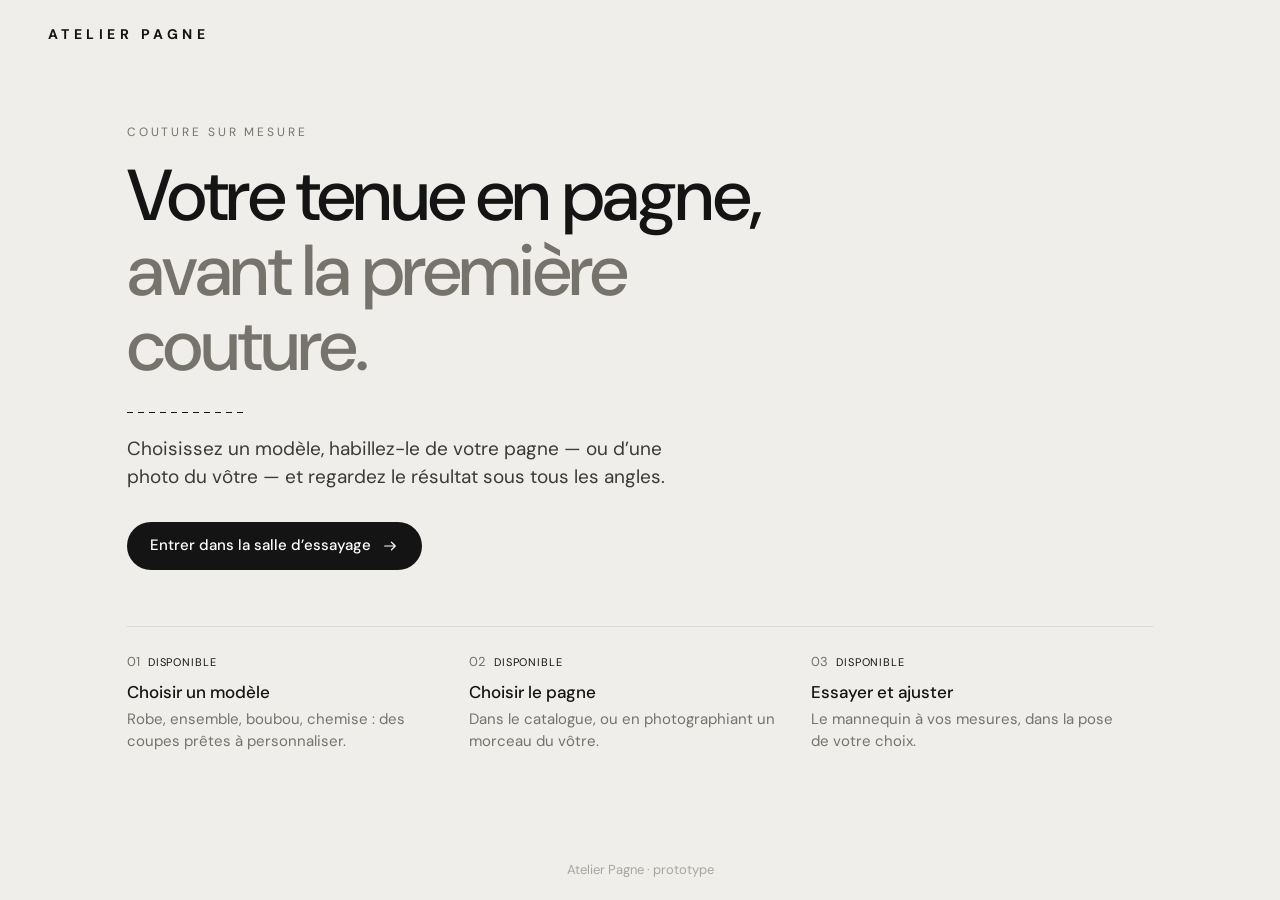
<file: AtelierPagne/index.html>
<!doctype html>
<html lang="fr">
<head>
  <meta charset="utf-8">
  <meta name="viewport" content="width=device-width, initial-scale=1">
  <title>Atelier Pagne</title>
  <meta name="description" content="Choisissez un modèle, habillez-le de votre pagne et voyez le résultat en 3D avant la couture.">
  <meta name="theme-color" content="#efeeeb">
  <link rel="preconnect" href="https://fonts.googleapis.com">
  <link rel="preconnect" href="https://fonts.gstatic.com" crossorigin>
  <link href="https://fonts.googleapis.com/css2?family=DM+Sans:opsz,wght@9..40,400;9..40,500;9..40,700&display=swap" rel="stylesheet">
  <link rel="stylesheet" href="css/tokens.css">
  <style>
    body { min-height: 100vh; display: grid; grid-template-rows: auto 1fr auto; }
    header { padding: 22px clamp(20px, 4vw, 48px); }
    main { display: grid; align-content: center; gap: 56px; padding: 24px clamp(20px, 6vw, 96px) 56px; max-width: 1180px; margin: 0 auto; width: 100%; }
    .eyebrow { margin: 0 0 18px; font-size: 12px; letter-spacing: .24em; text-transform: uppercase; color: var(--muted); }
    h1 { margin: 0; font-weight: 500; font-size: clamp(38px, 6vw, 72px); line-height: 1.04; letter-spacing: -0.025em; max-width: 13ch; }
    h1 span { color: var(--muted); }
    .lead { font-size: clamp(17px, 1.6vw, 19px); color: var(--ink-2); max-width: 44ch; margin: 22px 0 32px; }
    .seam { display: block; width: 120px; height: 1px; margin-top: 28px; background: repeating-linear-gradient(90deg, var(--ink) 0 6px, transparent 6px 11px); clip-path: inset(0 100% 0 0); animation: sew 1.4s .3s var(--ease-out) forwards; }
    @keyframes sew { to { clip-path: inset(0 0 0 0); } }
    .cta svg { transition: transform .3s var(--ease-out); }
    .cta:hover svg { transform: translateX(4px); }
    .steps { display: grid; grid-template-columns: repeat(auto-fit, minmax(220px, 1fr)); gap: 0; padding: 0; margin: 0; list-style: none; border-top: 1px solid var(--line); }
    .steps li { padding: 22px 24px 0 0; opacity: 0; transform: translateY(10px); animation: rise .7s var(--ease-out) forwards; }
    .steps li:nth-child(2) { animation-delay: .1s; } .steps li:nth-child(3) { animation-delay: .2s; }
    @keyframes rise { to { opacity: 1; transform: none; } }
    .steps b { display: block; font-weight: 500; font-size: 17px; margin: 8px 0 4px; }
    .steps p { margin: 0; color: var(--muted); font-size: 15px; }
    .num { font-size: 13px; color: var(--muted); }
    .tag { margin-left: 8px; font-size: 11px; letter-spacing: .08em; text-transform: uppercase; color: var(--faint); }
    .tag--live { color: var(--ink); }
    footer { padding: 20px; text-align: center; color: var(--faint); font-size: 13px; }
  </style>
</head>
<body>
  <header><a class="wordmark" href="index.html">Atelier Pagne</a></header>
  <main>
    <section>
      <p class="eyebrow">Couture sur mesure</p>
      <h1>Votre tenue en pagne, <span>avant la première couture.</span></h1>
      <span class="seam" aria-hidden="true"></span>
      <p class="lead">Choisissez un modèle, habillez-le de votre pagne — ou d’une photo du vôtre — et regardez le résultat sous tous les angles.</p>
      <a class="btn btn--primary cta" href="essayage.html">
        Entrer dans la salle d’essayage
        <svg viewBox="0 0 24 24" aria-hidden="true"><path d="M5 12h14m-5-5 5 5-5 5"/></svg>
      </a>
    </section>
    <ol class="steps">
      <li><span class="num">01</span><span class="tag tag--live">Disponible</span><b>Choisir un modèle</b><p>Robe, ensemble, boubou, chemise : des coupes prêtes à personnaliser.</p></li>
      <li><span class="num">02</span><span class="tag tag--live">Disponible</span><b>Choisir le pagne</b><p>Dans le catalogue, ou en photographiant un morceau du vôtre.</p></li>
      <li><span class="num">03</span><span class="tag tag--live">Disponible</span><b>Essayer et ajuster</b><p>Le mannequin à vos mesures, dans la pose de votre choix.</p></li>
    </ol>
  </main>
  <footer>Atelier Pagne · prototype</footer>
</body>
</html>
</file>
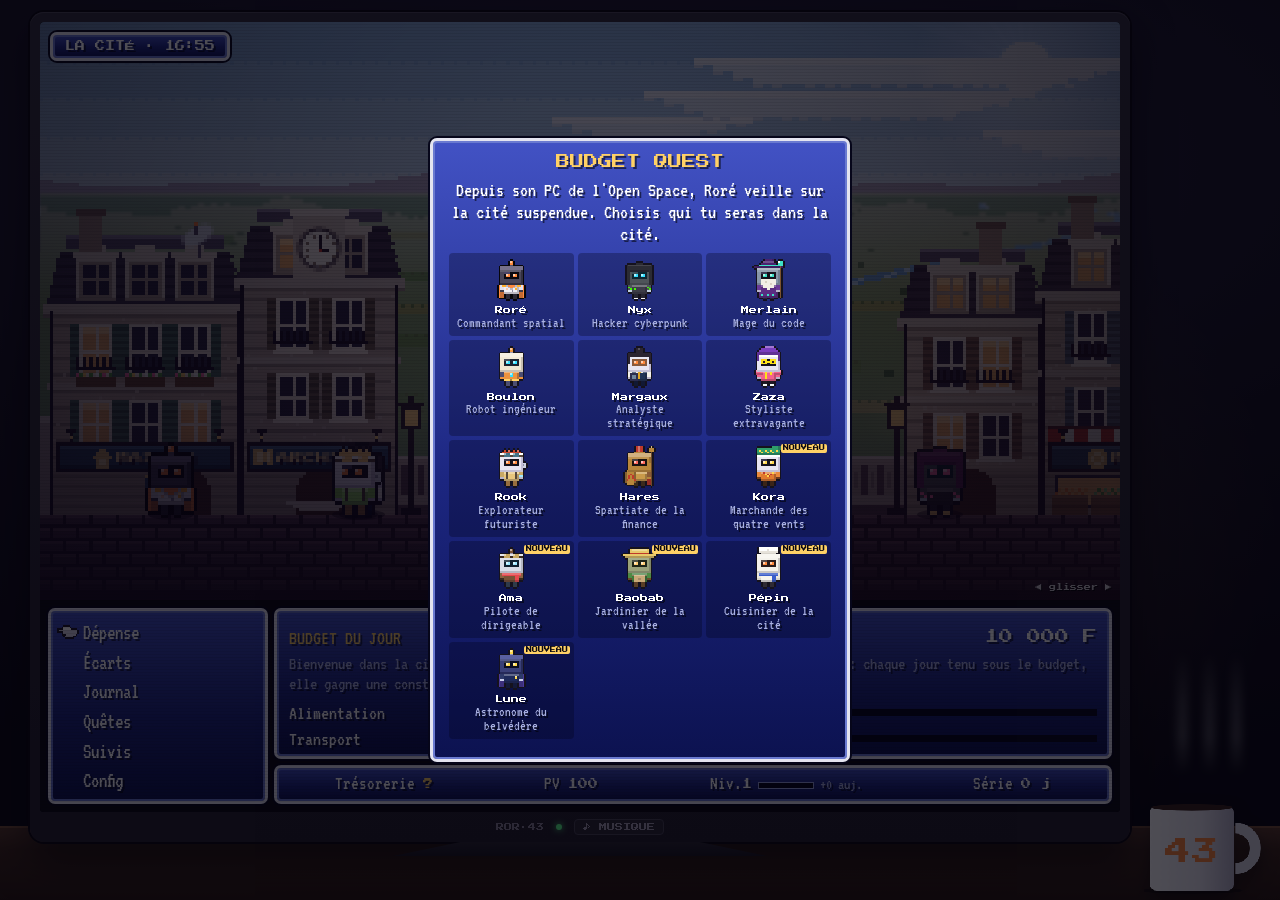
<file: BudgetQuest/index.html>
<!doctype html>
<html lang="fr">
<head>
<meta charset="utf-8">
<meta name="viewport" content="width=device-width, initial-scale=1, viewport-fit=cover">
<meta name="theme-color" content="#0c0a12">
<title>Budget Quest</title>
<link rel="preconnect" href="https://fonts.googleapis.com">
<link rel="preconnect" href="https://fonts.gstatic.com" crossorigin>
<link href="https://fonts.googleapis.com/css2?family=Press+Start+2P&family=VT323&display=swap" rel="stylesheet">
<style>
:root{
  --px:'Press Start 2P',ui-monospace,monospace; --vt:'VT323',ui-monospace,monospace;
  --gold:#ffd166; --red:#ff6b70; --green:#8fe088; --dim:#a8b0e0; --ink:#0c0a12;
  --ffA:#4252c4; --ffB:#1c2680; --ffC:#0c1250; --edge:#e4e4f0; --edgeIn:#6a7ad0;
  --hand:none;
}
*{box-sizing:border-box}
html,body{margin:0;height:100%}
body{background:#0c0a12;color:#fff;font-family:var(--vt);font-size:20px;line-height:1.1;-webkit-tap-highlight-color:transparent;overflow:hidden;
  display:flex;flex-direction:column;align-items:center}
/* le bureau de Roré, le soir, dans l'Open Space */
.room{position:fixed;inset:0;z-index:-1;background:
  radial-gradient(120% 70% at 50% 18%,#2a2440 0%,#15121f 55%,#0a0810 100%)}
.room::after{content:'';position:absolute;left:0;right:0;bottom:0;height:72px;background:linear-gradient(#5a3a28,#3e2618 30%,#2a190f);box-shadow:0 -2px 0 #7a5236}
img.px,canvas{image-rendering:pixelated;image-rendering:crisp-edges}
button,input,select{font:inherit;color:inherit}
/* ---- le moniteur ---- */
#pc{flex:1;min-height:0;width:min(100% - 150px,1100px);display:flex;flex-direction:column;padding:12px 0 44px;position:relative;margin-right:120px}
.bezel{flex:1;min-height:0;display:flex;flex-direction:column;background:linear-gradient(#34303c,#24212b);border-radius:14px;padding:10px 10px 0;
  box-shadow:0 0 0 2px #0a080e,inset 0 1px 0 #4e4958,0 18px 40px rgba(0,0,0,.6)}
.screen{flex:1;min-height:0;display:flex;flex-direction:column;background:#000;border-radius:4px;overflow:hidden;position:relative;box-shadow:inset 0 0 0 2px #000}
.screen::after{content:'';position:absolute;inset:0;pointer-events:none;background:repeating-linear-gradient(rgba(0,0,0,0) 0 2px,rgba(0,0,0,.08) 2px 3px);mix-blend-mode:multiply}
.chin{height:30px;display:flex;align-items:center;justify-content:center;gap:12px;font-family:var(--px);font-size:8px;color:#8a8496;position:relative}
.chin .led{width:6px;height:6px;border-radius:50%;background:#5cff8a;box-shadow:0 0 6px #5cff8a}
.chin button{background:#2c2934;border:1px solid #4a4656;border-radius:4px;padding:3px 8px;cursor:pointer;color:#a8a2b6;font-family:var(--px);font-size:8px}
.chin button.on{color:var(--gold);border-color:#8a7440}
.stand{height:14px;width:34%;margin:0 auto;background:linear-gradient(#2a2730,#1a1820);clip-path:polygon(18% 0,82% 0,100% 100%,0 100%)}
#mugWrap{position:absolute;right:-150px;bottom:6px;width:136px;height:136px;pointer-events:none;z-index:4}
#mug{width:100%;height:100%;filter:drop-shadow(0 8px 8px rgba(0,0,0,.5))}
.steam{position:absolute;left:18%;bottom:88%;width:60%;height:90%;display:flex;justify-content:space-around}
.steam i{width:9px;height:100%;border-radius:9px;background:linear-gradient(transparent,rgba(255,255,255,.22) 40%,rgba(255,255,255,.3) 70%,transparent);filter:blur(5px);animation:steam 3.4s ease-in-out infinite}
.steam i:nth-child(2){animation-delay:-1.1s}.steam i:nth-child(3){animation-delay:-2.2s}
@keyframes steam{0%{transform:translateY(16px) scaleX(1) skewX(0);opacity:0}30%{opacity:1}60%{transform:translateY(-6px) skewX(14deg)}100%{transform:translateY(-26px) skewX(-10deg);opacity:0}}
.room::before{content:'';position:absolute;right:0;bottom:0;width:60%;height:80%;background:radial-gradient(closest-side,rgba(255,170,90,.14),rgba(255,170,90,0))}
/* ---- la scène ---- */
.view{position:relative;flex:1 1 auto;min-height:170px;background:#000;touch-action:pan-y}
#scene{width:100%;height:100%;display:block;cursor:grab;touch-action:pan-y}
#scene:active{cursor:grabbing}
#dlg{position:absolute;left:8px;right:8px;top:8px;display:flex;gap:10px;align-items:flex-start;padding:8px 10px;cursor:pointer;z-index:2;min-height:64px}
#dlg[hidden]{display:none}
#dlg .face{width:48px;height:48px;flex:none;background:#0a0e3a;border:2px solid #9aa4e0;border-radius:3px}
#dlgWho{font-family:var(--px);font-size:9px;color:var(--gold);margin-bottom:4px}
#dlgTxt{font-size:20px;line-height:1.05;min-height:2.1em}
#dlg::after{content:'▼';position:absolute;right:8px;bottom:4px;font-size:12px;color:#fff;animation:blink 1s steps(2) infinite}
@keyframes blink{50%{opacity:0}}
#title{position:absolute;left:10px;top:10px;padding:6px 12px;font-family:var(--px);font-size:10px;z-index:2;pointer-events:none;text-transform:uppercase}
#dlg:not([hidden])~#title{display:none}
.hint{position:absolute;right:8px;bottom:8px;font-family:var(--px);font-size:7px;color:#fff;opacity:.75;text-shadow:1px 1px 0 #000;pointer-events:none;z-index:2}
/* ---- les fenêtres bleues ---- */
.ff{background:linear-gradient(180deg,var(--ffA) 0%,var(--ffB) 55%,var(--ffC) 100%);border:3px solid var(--edge);border-radius:7px;
  box-shadow:0 0 0 2px #06061a,inset 0 0 0 2px var(--edgeIn);color:#fff;text-shadow:2px 2px 0 rgba(0,0,0,.55)}
.ui{flex:none;height:212px;min-height:0;display:grid;grid-template-columns:minmax(132px,30%) 1fr;grid-template-rows:1fr auto;grid-template-areas:'menu panel' 'menu status';gap:6px;padding:8px;background:#0b0910;transition:height .25s}
body.open .ui{height:56%}
#menu{grid-area:menu} #panel{grid-area:panel}
#menu{display:flex;flex-direction:column;padding:6px 4px;overflow:auto;min-height:0}
.mi{display:block;width:100%;text-align:left;background:none;border:0;padding:5px 6px 5px 28px;cursor:pointer;font-size:21px;position:relative;line-height:1;white-space:nowrap;overflow:hidden;text-overflow:ellipsis;text-shadow:inherit}
.mi.cur{color:var(--gold)}
.mi.sel::before{content:'';position:absolute;left:2px;top:50%;width:22px;height:16px;margin-top:-8px;background:var(--hand) no-repeat center/contain;image-rendering:pixelated;animation:hand .6s steps(2) infinite}
@keyframes hand{50%{transform:translateX(3px)}}
.mi:focus-visible{outline:2px dashed var(--gold);outline-offset:-2px}
#panel{padding:10px 12px;overflow:auto;min-height:0;overscroll-behavior:contain}
#panel p{margin:6px 0}
#status{grid-area:status;display:flex;flex-wrap:wrap;gap:4px 16px;justify-content:space-around;padding:6px 10px;font-size:19px}
#status b{font-family:var(--px);font-size:10px;font-weight:normal}
.gold{color:var(--gold)} .red{color:var(--red)} .green{color:var(--green)} .dim{color:var(--dim)}
.big{font-family:var(--px);font-size:14px;font-weight:normal}
.center{text-align:center}
.row{display:flex;gap:8px;align-items:center;margin:6px 0}
.between{justify-content:space-between}
.grow{flex:1;min-width:0}
.col{display:flex;flex-direction:column}
.gap{gap:8px}
.list{display:flex;flex-direction:column;gap:2px;margin:6px 0}
.li{display:flex;align-items:center;gap:8px;padding:4px 6px;background:rgba(0,0,20,.25);border:0;border-radius:3px;text-align:left;width:100%;text-shadow:inherit}
.li.col{flex-direction:column;align-items:stretch;gap:3px}
button.li{cursor:pointer} button.li:hover{background:rgba(255,255,255,.08)}
.li.off{opacity:.55} .li.sel{outline:2px solid var(--gold)}
.li small{font-size:16px}
.li>.grow{overflow:hidden;text-overflow:ellipsis;white-space:nowrap}
.li.flat{background:none;padding:1px 0}
.li.flat>.grow{flex:0 0 38%}
.gauge.wide{flex:1;width:auto;height:7px;background:#06061a;border-color:#06061a}
.wrap{flex-wrap:wrap;gap:0 8px}
p.say{font-size:18px;margin:2px 0 4px}
.gauge{display:inline-block;width:84px;height:8px;background:#0a0e3a;border:1px solid #9aa4e0;flex:none}
.li.col .gauge{width:100%}
.gauge i{display:block;height:100%}
.kv{display:grid;grid-template-columns:1fr auto;gap:2px 12px;margin:6px 0}
.kv b{font-weight:normal;text-align:right}
input,select{background:#0a0e3a;border:2px solid #9aa4e0;border-radius:3px;padding:4px 6px;font-size:20px;min-width:0}
input:focus,select:focus{outline:2px solid var(--gold);outline-offset:0}
input.full,select.full,.full{width:100%;margin:4px 0}
input.amount{font-family:var(--px);font-size:16px;flex:1;text-align:right;padding:8px}
input.money{width:6.5em;text-align:right}
.ffbtn{background:linear-gradient(#5a6ad8,#2a3698);border:2px solid var(--edge);border-radius:4px;padding:5px 12px;cursor:pointer;font-size:20px;text-shadow:1px 1px 0 #000;box-shadow:0 0 0 1px #06061a}
.ffbtn:active{transform:translateY(1px)}
.ffbtn.sm{padding:2px 8px}
.ffbtn.red{background:linear-gradient(#c84a5a,#7a1e2e)}
.chips{display:flex;flex-wrap:wrap;gap:4px;margin:4px 0}
.chip{background:#0a0e3a;border:1px solid #9aa4e0;border-radius:3px;padding:2px 7px;cursor:pointer;font-size:18px}
.cats{display:grid;grid-template-columns:repeat(auto-fill,minmax(118px,1fr));gap:3px;margin:6px 0}
.cat{display:flex;align-items:center;gap:4px;background:rgba(0,0,20,.3);border:2px solid transparent;border-radius:3px;padding:2px 4px;cursor:pointer;font-size:18px;text-align:left;overflow:hidden;white-space:nowrap}
.cat.on{border-color:var(--gold);color:var(--gold)}
.cal{display:grid;grid-template-columns:repeat(7,1fr);gap:2px;margin:6px 0}
.dow{text-align:center;color:var(--dim);font-size:16px}
.day{aspect-ratio:1.25;border:1px solid rgba(255,255,255,.15);background:#0a0e3a;border-radius:2px;cursor:pointer;font-size:17px;padding:0}
.day.ok{background:#2e6a3a}.day.zero{background:#2a5a8a}.day.warn{background:#8a6a1e}.day.over{background:#8a2a34}.day.fut{opacity:.4}.day.miss{background:#1a1e48}
.day.today{outline:2px solid #fff}.day.sel{outline:2px solid var(--gold)}
.box{width:26px;height:26px;flex:none;background:#0a0e3a;border:2px solid #9aa4e0;border-radius:3px;cursor:pointer;color:var(--green);font-size:20px;padding:0;line-height:1}
.box.on{background:#24522e}
.x{background:none;border:0;color:var(--dim);cursor:pointer;font-size:22px;padding:0 4px}
.week{display:flex;gap:3px}
.wd{flex:1;background:#0a0e3a;border:1px solid #9aa4e0;border-radius:2px;cursor:pointer;font-size:16px;padding:2px 0}
.wd.on{background:#2e6a3a}.wd.today{outline:2px solid #fff}
.sws{display:flex;flex-wrap:wrap;gap:4px;margin:3px 0 8px}
.sw{background:#0a0e3a;border:2px solid #4a5498;border-radius:3px;padding:2px;cursor:pointer;min-width:30px;height:30px}
.sw.on{border-color:var(--gold)}
.sw i{display:block;width:22px;height:22px}
.sw small{font-size:16px;padding:0 4px}
canvas.spark{width:100%;height:30px}
#dchart{width:100%;height:90px;display:block}
.face{display:block}
/* ---- les messages ---- */
#toasts{position:fixed;top:14px;left:50%;transform:translateX(-50%);display:flex;flex-direction:column;gap:6px;z-index:30;width:min(92vw,380px);pointer-events:none}
.toast{padding:8px 12px;animation:pop .25s ease-out}
@keyframes pop{from{transform:translateY(-8px);opacity:0}}
#modal{position:fixed;inset:0;background:rgba(4,2,12,.7);display:flex;align-items:center;justify-content:center;z-index:20;padding:16px}
#modal[hidden]{display:none}
#modalBox{width:min(100%,420px);max-height:90vh;overflow:auto;padding:14px 16px}
#modalBox p{margin:8px 0}
.banner{background:#7a1e2e;color:#fff;padding:6px 10px;font-size:18px;text-align:center}
/* ---- au téléphone : la scène en haut, les fenêtres dessous ---- */
@media (max-width:640px){
  #pc{padding:6px 6px 40px;width:100%;margin:0}
  .view{flex:none;height:min(calc((100vw - 24px) * .86),46vh)}
  .ui,body.open .ui{flex:1;height:auto;grid-template-areas:'menu panel' 'status status'}
  #status b{font-size:9px}
  .bezel{padding:6px 6px 0;border-radius:10px}
  .view{height:clamp(190px,36vh,330px)}
  .ui{grid-template-columns:128px 1fr;gap:5px;padding:5px}
  .cats{grid-template-columns:1fr 1fr}
  .cat{font-size:16px}
  .gauge{width:56px}
  .toast{padding:5px 10px;font-size:18px}
  .big{font-size:12px}
  .mi{font-size:18px;padding:4px 2px 4px 22px}
  .mi.sel::before{width:18px;height:13px;margin-top:-6px}
  #panel{padding:8px}
  #dlg{left:5px;right:5px;top:5px;padding:6px 8px;gap:8px;min-height:56px}
  #dlg .face{width:40px;height:40px}
  #dlgTxt{font-size:18px}
  #status{font-size:16px;gap:2px 8px;padding:5px 6px}
  #mugWrap{width:76px;height:76px;right:-4px;bottom:2px}
  .steam{display:none}
  .chin{height:24px}
  .stand{height:8px}
  .room::after{height:46px}
}
@media (min-width:900px){ .ui{grid-template-columns:220px 1fr} }
@media (max-width:900px) and (min-width:641px){ #pc{width:100%;margin:0;padding:8px 8px 44px} #mugWrap{right:-6px;width:96px;height:96px} .steam{display:none} }

/* ---- l'onglet au-dessus d'un lieu survolé ---- */
#tag{position:absolute;z-index:3;transform:translate(-50%,-100%);padding:4px 10px 5px;font-size:17px;line-height:1.05;white-space:nowrap;pointer-events:none;text-align:center}
#tag b{font-family:var(--px);font-size:9px;font-weight:normal}
#tag small{font-size:16px;color:#fff}
#tag::after{content:'';position:absolute;left:50%;bottom:-9px;margin-left:-6px;border:6px solid transparent;border-top-color:var(--edge)}
/* ---- le sélecteur de mois : deux flèches de curseur, comme dans les menus ---- */
.monthbar{display:flex;align-items:center;justify-content:center;gap:14px;margin:0 0 6px}
.monthbar span{font-family:var(--px);font-size:10px;min-width:12em;text-align:center}
.arrow{width:22px;height:22px;background:none;border:0;cursor:pointer;position:relative;padding:0}
.arrow::before{content:'';position:absolute;inset:4px 5px;background:#fff;filter:drop-shadow(2px 2px 0 rgba(0,0,0,.6));animation:nudge .7s steps(2) infinite}
.arrow.l::before{clip-path:polygon(100% 0,0 50%,100% 100%)}
.arrow.r::before{clip-path:polygon(0 0,100% 50%,0 100%)}
.arrow.l::before{--dx:-2px}.arrow.r::before{--dx:2px}
.arrow:hover::before{background:var(--gold)}
@keyframes nudge{50%{transform:translateX(var(--dx))}}
/* ---- personnages, progression ---- */
.chars{display:grid;grid-template-columns:repeat(auto-fill,minmax(96px,1fr));gap:4px;margin:6px 0}
.charc{display:flex;flex-direction:column;align-items:center;gap:1px;background:rgba(0,0,20,.3);border:2px solid transparent;border-radius:4px;padding:4px 2px;cursor:pointer;position:relative;text-shadow:inherit}
.charc:hover{border-color:#9aa4e0}.charc.on{border-color:var(--gold)}
.charc b{font-family:var(--px);font-size:8px;font-weight:normal;margin-top:2px}
.charc small{font-size:14px;color:var(--dim);text-align:center;line-height:1}
.charc .new{position:absolute;top:2px;right:2px;font-style:normal;font-family:var(--px);font-size:6px;color:var(--ink);background:var(--gold);padding:1px 2px;border-radius:2px;text-shadow:none}
.xpbar{display:inline-block;position:relative;width:56px;height:7px;background:#06061a;border:1px solid #9aa4e0;margin:0 6px;vertical-align:middle}
.xpbar i{display:block;height:100%;background:linear-gradient(#9ff0a0,#4ab04a)}
.xpbar.big-bar{display:block;width:100%;height:18px;margin:6px 0}
.xpbar.big-bar span{position:absolute;inset:0;text-align:center;font-size:16px;line-height:16px}
#status .cash,#status .lv{cursor:pointer}
.sw.lock{opacity:.45;cursor:default;border-style:dashed}
#modalBox .chars{max-height:58vh;overflow:auto}
@media (prefers-reduced-motion:reduce){ .arrow::before{animation:none} }
@media (prefers-reduced-motion:reduce){ .mi.sel::before,#dlg::after{animation:none} }
</style>
</head>
<body>
<div class="room"></div>
<div id="banner"></div>
<div id="pc">
  <div class="bezel">
    <div class="screen">
      <div class="view">
        <canvas id="scene" aria-label="La cité suspendue, vue depuis le PC de Roré"></canvas>
        <div id="dlg" class="ff" data-act="dlg" hidden><span id="dlgFace"></span><div class="grow"><div id="dlgWho"></div><div id="dlgTxt"></div></div></div>
        <div id="title" class="ff"></div>
        <div id="tag" class="ff" hidden></div>
        <div class="hint">◀ glisser ▶</div>
      </div>
      <div class="ui">
        <nav id="menu" class="ff" aria-label="Menu"></nav>
        <section id="panel" class="ff"></section>
        <div id="status" class="ff"></div>
      </div>
    </div>
    <div class="chin"><span>ROR&middot;43</span><span class="led"></span><button id="musicBtn" data-act="music" aria-label="Musique">♪ MUSIQUE</button></div>
  </div>
  <div class="stand"></div>
  <div id="mugWrap" aria-hidden="true"><div class="steam"><i></i><i></i><i></i></div><canvas id="mug" width="236" height="236"></canvas></div>
</div>
<div id="toasts" aria-live="polite"></div>
<div id="modal" hidden><div id="modalBox" class="ff"></div></div>
<script>
'use strict';
/* ============================================================
   BUDGET QUEST — tracker de dépenses RPG en pixel art (FCFA)
   Données : localStorage du navigateur (exportables en JSON/CSV)
   ============================================================ */

const STORE_KEY = 'budgetquest.v1';
const $ = (s, r = document) => r.querySelector(s);
const esc = s => String(s ?? '').replace(/[&<>"']/g, c => ({'&':'&amp;','<':'&lt;','>':'&gt;','"':'&quot;',"'":'&#39;'}[c]));
const uid = () => Math.random().toString(36).slice(2, 9) + Date.now().toString(36).slice(-4);
const pad = n => String(n).padStart(2, '0');
const dstr = d => `${d.getFullYear()}-${pad(d.getMonth() + 1)}-${pad(d.getDate())}`;
const today = () => dstr(new Date());
const ymOf = ds => ds.slice(0, 7);
const parseD = ds => { const [y, m, d] = ds.split('-').map(Number); return new Date(y, m - 1, d); };
const addDays = (ds, n) => { const d = parseD(ds); d.setDate(d.getDate() + n); return dstr(d); };
const dim = ym => { const [y, m] = ym.split('-').map(Number); return new Date(y, m, 0).getDate(); };
const addMonths = (ym, n) => { const [y, m] = ym.split('-').map(Number); const d = new Date(y, m - 1 + n, 1); return `${d.getFullYear()}-${pad(d.getMonth() + 1)}`; };
const MONTHS = ['janvier','février','mars','avril','mai','juin','juillet','août','septembre','octobre','novembre','décembre'];
const DOW1 = ['D','L','M','M','J','V','S'];
const ymLabel = ym => { const [y, m] = ym.split('-').map(Number); return `${MONTHS[m - 1]} ${y}`; };
const dayLabel = ds => { const d = parseD(ds); return `${['dim.','lun.','mar.','mer.','jeu.','ven.','sam.'][d.getDay()]} ${d.getDate()} ${MONTHS[d.getMonth()]}`; };
const NF = new Intl.NumberFormat('fr-FR', {maximumFractionDigits: 0});
const num = n => NF.format(Math.round(n)).replace(/[  ]/g, ' ');
const fmt = n => num(n) + ' F';
const fmtS = n => (n > 0 ? '+' : n < 0 ? '−' : '') + num(Math.abs(n)) + ' F';
const kfmt = n => n >= 1e6 ? (Math.round(n / 1e5) / 10).toString().replace('.', ',') + 'M' : n >= 1000 ? (Math.round(n / 100) / 10).toString().replace('.', ',') + 'k' : String(Math.round(n));
const parseAmt = s => { const v = parseInt(String(s).replace(/[^\d]/g, ''), 10); return isNaN(v) ? 0 : v; };
const clamp = (v, a, b) => Math.max(a, Math.min(b, v));

/* ---------------- PIXEL ART ---------------- */
const SWEET = {k:'#1a1c2c',p:'#5d275d',r:'#b13e53',o:'#ef7d57',y:'#ffcd75',l:'#a7f070',g:'#38b764',t:'#257179',n:'#29366f',b:'#3b5dc9',c:'#41a6f6',C:'#73eff7',w:'#f4f4f4',G:'#94b0c2',d:'#566c86',D:'#333c57'};

function norm(rows, w = 16, h = 16, padBottom = 0) {
  let r = rows.map(x => (x + '.'.repeat(w)).slice(0, w));
  for (let i = 0; i < padBottom; i++) r.push('.'.repeat(w));
  while (r.length < h) r.unshift('.'.repeat(w));
  return r.slice(-h);
}

const ICONS = {
  jeu:   ['......xx','.....xxx','....xxx.','x..xxx..','.xxxx...','..xx....','.x.xx...','x.......'],
  journal:['........','.xx..xx.','x..xx..x','x..xx..x','x..xx..x','x..xx..x','.xx..xx.','...xx...'],
  ecarts:['......xx','......xx','...xx.xx','...xx.xx','xx.xx.xx','xx.xx.xx','xx.xx.xx','xxxxxxxx'],
  quetes:['...xx...','...xx...','xxxxxxxx','.xxxxxx.','..xxxx..','.xxxxxx.','.xx..xx.','x......x'],
  suivis:['..xxxx..','...xx...','...xx...','..x..x..','.x....x.','x.xxxx.x','x.xxxx.x','.xxxxxx.'],
  options:['...xx...','.xxxxxx.','.xx..xx.','xx....xx','xx....xx','.xx..xx.','.xxxxxx.','...xx...'],
};
const SMALL = {
  heart: {rows:['.kk.kk..','krwkrrk.','krrrrrk.','krrrrrk.','.krrrk..','..krk...','...k....','........'], pal:{k:SWEET.k,r:SWEET.r,w:SWEET.w}},
  coin:  {rows:['..kkkk..','.kyyyyk.','kywyyyok','kyyyyyok','kyyyyyok','kyyyyook','.kooook.','..kkkk..'], pal:{k:SWEET.k,y:SWEET.y,w:SWEET.w,o:SWEET.o}},
  flame: {rows:['...x....','..xx....','..xxx.x.','.xxyxxx.','.xyyyxx.','xxyyyyxx','xxyyyyxx','.xxxxxx.'], pal:{x:SWEET.o,y:SWEET.y}},
  trophy:{rows:['.xxxxxx.','xxxxxxxx','x.xwxx.x','.xxxxxx.','..xxxx..','...xx...','..xxxx..','.xxxxxx.'], pal:{x:SWEET.y,w:SWEET.w}},
  trophyOff:{rows:['.xxxxxx.','xxxxxxxx','x.xxxx.x','.xxxxxx.','..xxxx..','...xx...','..xxxx..','.xxxxxx.'], pal:{x:SWEET.d}},
  check: {rows:['........','.......x','......xx','x....xx.','xx..xx..','.xxxx...','..xx....','........'], pal:{x:SWEET.w}},
  star:  {rows:['...xx...','...xx...','xxxxxxxx','.xxxxxx.','..xxxx..','.xxxxxx.','.xx..xx.','x......x'], pal:{x:SWEET.C}},
};

function drawSprite(ctx, rows, pal, ox, oy, s = 1, opt = {}) {
  const H = rows.length, W = rows[0].length;
  for (let y = 0; y < H; y++) for (let x = 0; x < W; x++) {
    const ch = rows[y][x]; if (ch === '.') continue;
    let col = pal[ch]; if (!col) continue;
    if (opt.grey) { const v = parseInt(col.slice(1, 3), 16) * .3 + parseInt(col.slice(3, 5), 16) * .59 + parseInt(col.slice(5, 7), 16) * .11; const h = Math.round(v * .7).toString(16).padStart(2, '0'); col = '#' + h + h + h; }
    if (opt.flash) col = SWEET.w;
    let px = opt.flip ? W - 1 - x : x, py = y;
    if (opt.ko) { px = H - 1 - y; py = x; }
    ctx.fillStyle = col; ctx.fillRect(ox + px * s, oy + py * s, s, s);
  }
}
const _spriteCache = new Map();
function spriteURL(key, rows, pal, s = 1, opt = {}) {
  const k = key + '|' + s + '|' + JSON.stringify(opt);
  if (_spriteCache.has(k)) return _spriteCache.get(k);
  const c = document.createElement('canvas'); c.width = rows[0].length * s; c.height = rows.length * s;
  drawSprite(c.getContext('2d'), rows, pal, 0, 0, s, opt);
  const u = c.toDataURL(); _spriteCache.set(k, u); return u;
}
const img = (url, size, cls = '') => `<img class="px ${cls}" src="${url}" width="${size}" height="${size}" alt="">`;
const smallImg = (name, size = 16) => img(spriteURL('s:' + name, SMALL[name].rows, SMALL[name].pal, 4), size);
const iconImg = (name, color = SWEET.w, size = 24) => img(spriteURL('i:' + name + color, ICONS[name], {x: color}, 4), size);

/* ================================================================
   Constantes partagées (couleurs, miroirs de sprites)
   ================================================================ */
const K = '#1a1c2c', WOOD = '#8b5a2b', WOODD = '#5e3a1a';
const M = s => s + [...s].reverse().join('');             // miroir 8 → 16
const M10 = s => s + [...s].reverse().join('');           // miroir 10 → 20
const P = (l, mid, w = 16) => ('.'.repeat(l) + mid + '.'.repeat(w)).slice(0, w);
const E16 = '.'.repeat(16);

/* ---- Monstres 20×20 avec humeurs (dort / éveillé / inquiet / déchaîné) ---- */
const MONS = {
  slime: {name:'Gelée', rows: ['', '', '', '.........k', '........kL', '.......kLa', '......kLaa', '.....kLaaa', '....kLaaaa', '...kLaaaaa', '..kaaaBBaa', '.kaaaaEEaa', '.kaaaaFFaa', '.kaaaaaaMM', '.kAaaaaaaN', '.kAAaaaaaa', '..kAAAaaaa', '...kkAAAAA', '.....kkkkk', ''], patch: [[7, 7, 'w'], [8, 6, 'w'], [8, 13, 'L'], [7, 12, 'a']]},
  bat: {name:'Chauve-souris', hover:true, rows: ['', '', '', '', 'k......k..', 'kk.....ka.', 'kak....kaa', 'kaak..kBBa', 'kaaak.kEEa', 'kaaaakaFFa', 'kaaaaaaaMM', 'kAaak.kaNa', '.kAk...kaa', '..k.....kA', '.........k', '', '', '', '', '']},
  ghost: {name:'Spectre', hover:true, rows: ['', '', '.......kkk', '.....kkLLa', '....kLLaaa', '...kLaaaaa', '...kaaBBaa', '..kaaaEEaa', '..kaaaFFaa', '..kaaaaaaM', '..kaaaaaaN', '.kaaaaaaaa', '.kAaaaaaaa', '..kaaaaaaa', '..kAaaaaaa', '..kAAaaAaa', '..kAkAAkAA', '...k.kk.kk', '', '']},
  skull: {name:'Crâne', rows: ['', '', '.....kkkkk', '....kLLaaa', '...kLaaaaa', '..kLaaaaaa', '..kaaaBBaa', '..kaakEEka', '..kaakFFka', '..kaakkkka', '..kAaaaaak', '...kAaaaaa', '....kwkwkw', '....kMMMMM', '....kAwkwk', '.....kkkkk', '', '', '', '']},
  mimic: {name:'Mimic', rows: ['', '', '', '', '', '...kkkkkkk', '..kLLLLLLL', '..kaaaaaaa', '..kaaEEaaa', '..kaaFFaaa', '..kkkkkkky', '..kwkwkwky', '..kMMMMMMM', '..kMMNNNNN', '..kkwkwkwk', '..kaaaaaaa', '..kAaaaaay', '..kAAAAAAA', '..kkkkkkkk', '']},
  mushroom: {name:'Champi', rows: ['', '', '......kkkk', '....kkaaaL', '...kaawwaL', '..kaawwwaa', '.kaaaaaaaw', '.kAaaaaaaa', '.kAAAaaaaa', '.kkkkkkkkk', '....kssBBs', '....kssEEs', '....kssFFs', '....kssssM', '....kSsssN', '....kSSsss', '.....kkkkk', '', '', '']},
};
for (const m of Object.values(MONS)) {
  const rows = m.rows.map(r => M10((r + '..........').slice(0, 10)).split(''));
  for (const [y, x, ch] of (m.patch || [])) rows[y][x] = ch;
  m.rows = rows.map(r => r.join(''));
}
const COLORS = {
  vert:['#38b764', '#257179'], lime:['#a7f070', '#38b764'], bleu:['#41a6f6', '#3b5dc9'], cyan:['#73eff7', '#41a6f6'],
  violet:['#b86fd6', '#5d275d'], rouge:['#ef7d57', '#b13e53'], or:['#ffcd75', '#ef7d57'], gris:['#94b0c2', '#566c86'], blanc:['#f4f4f4', '#94b0c2'],
};
function mix(a, b, t) { const p = h => [1, 3, 5].map(i => parseInt(h.slice(i, i + 2), 16)); const A = p(a), B = p(b); return '#' + A.map((v, i) => Math.round(v + (B[i] - v) * t).toString(16).padStart(2, '0')).join(''); }
function monPalette(color, lv, type) {
  let [a, A] = COLORS[color] || COLORS.vert, L = mix(a, '#ffffff', .4);
  if (lv === 4) { a = mix(a, '#b13e53', .55); A = mix(A, '#5d275d', .5); L = mix(L, '#ef7d57', .45); }
  const mood = lv === 4 ? {E:'#ffcd75', F:'#b13e53', B:K, M:K, N:'#f4f4f4'} : lv === 3 ? {E:'#f4f4f4', F:K, B:K, M:K, N:K} : lv === 2 ? {E:'#f4f4f4', F:K, B:a, M:K, N:a} : {E:a, F:K, B:a, M:K, N:a};
  if (type === 'skull') mood.E = lv <= 1 ? K : lv < 4 ? '#73eff7' : '#ffcd75';
  if (type === 'mimic') { mood.N = lv === 4 ? '#b13e53' : '#5d275d'; mood.M = K; }
  return {k:K, a, A, L, w:'#f4f4f4', y:'#ffcd75', r:'#b13e53', s:'#f4e4c4', S:'#d9b77e', ...mood};
}
const monPal = (color, rage) => monPalette(color, rage ? 4 : 2);
const monImg = (cat, size = 48, rage = false) => img(spriteURL('m2:' + cat.monster + cat.color + rage, (MONS[cat.monster] || MONS.slime).rows, monPalette(cat.color, rage ? 4 : 2, cat.monster), 4), size);
/* ================================================================
   PERSONNAGES — les robots de l'Open Space (RoreAndreas/Openspace43)
   Portage de src/engine/robots.ts (d'après « Le Bureau des agents » de VibesMoney, licence MIT).
   Gabarit 20 × 24 pixels, tête-cube, visière, pièces de tenue ; pieds au point (10, 22).
   ================================================================ */
const RP = {ink:'#15121d', orange:'#ff8a3d', paper:'#f6f2e9', paperShade:'#d8d1c3', paperLine:'#a19a8c'};
const ROLE_COLORS = {chef:'#FF8A3D', recherche:'#4FB3FF', code:'#3DDC97', design:'#FF6FA8', redaction:'#A98BFF', analyse:'#FFC93D', hares:'#E5484D', renfort:'#9AA3B5'};
const rLight = (c, t) => mix(c, '#ffffff', t), rDark = (c, t) => mix(c, '#100c1c', t);
const rr = (g, x, y, w, h, c) => { g.fillStyle = c; g.fillRect(Math.round(x), Math.round(y), Math.round(w), Math.round(h)); };
const rp = (g, x, y, c) => { g.fillStyle = c; g.fillRect(Math.round(x), Math.round(y), 1, 1); };
function rOutline(c, color) {
  const g = c.getContext('2d'), w = c.width, h = c.height, img = g.getImageData(0, 0, w, h), d = img.data;
  const solid = (x, y) => x >= 0 && y >= 0 && x < w && y < h && d[(y * w + x) * 4 + 3] > 40, out = [];
  for (let y = 0; y < h; y++) for (let x = 0; x < w; x++) if (!solid(x, y) && (solid(x - 1, y) || solid(x + 1, y) || solid(x, y - 1) || solid(x, y + 1))) out.push(x, y);
  g.fillStyle = color; for (let i = 0; i < out.length; i += 2) g.fillRect(out[i], out[i + 1], 1, 1);
  return c;
}
function rMirror(src) { const c = document.createElement('canvas'); c.width = src.width; c.height = src.height; const g = c.getContext('2d'); g.translate(src.width, 0); g.scale(-1, 1); g.drawImage(src, 0, 0); return c; }

/* ---- L'équipe de l'Open Space (src/characters/catalog.json) ---- */
const TEAM = {
  rore: {name:'Roré', archetype:'Commandant spatial', idle:'supervise', outfit:{head:'#4a4658', visor:'#0b0910', body:'#f1eff7', arm:'#e4e1ec', hand:'#3d3a4a', leg:'#2a2734', tip:'#ff8a3d', colors:{headTop:'#77718a', headShade:'#33303f', visorHi:'#4a4566', cape:'#ff8a3d', gold:'#ffb02e'}, parts:['jacket', 'cape', 'epaulettes', 'star']},
    lines:['Une petite pause, et on repart !', 'Tout le monde a pris son café ?', 'Belle équipe, hein ?']},
  hacker_cyberpunk: {name:'Nyx', archetype:'Hacker cyberpunk', idle:'bounce', outfit:{head:'#4e5459', visor:'#0d2630', eyes:'#35e0ff', body:'#3d3d48', arm:'#4e5459', hand:'#bdccde', leg:'#262632', colors:{hood:'#2b2b33', cables:'#41f509', shoes:'#f3f1f8'}, parts:['hood', 'cables', 'sneakers']},
    lines:["Nouveau record à l'arcade. Encore.", 'Baby-foot ? Je prends les rouges.', 'Pause de cinq minutes. Bon, dix.', "Le frigo n'a plus de boisson énergisante. Inacceptable."]},
  mage_du_code: {name:'Merlain', archetype:'Mage du code', idle:'shimmer', outfit:{head:'#8897a9', eyes:'#3fe0c8', body:'#5a2d82', arm:'#6a3a96', leg:'#2a1f3d', colors:{hat:'#4a2370', rune:'#3fe0c8', wood:'#7a5230'}, parts:['wizardHat', 'beard', 'robe', 'staff']},
    lines:['Une tisane, et le code coule de source.', "Ce grimoire parle d'expressions régulières. Terrifiant.", 'Patience : tout bug finit par se révéler.', 'Les plantes aussi ont besoin de magie.']},
  robot_ingenieur: {name:'Boulon', archetype:'Robot ingénieur', idle:'blink', outfit:{head:'#efe6d2', visor:'#1d2230', eyes:'#35e0ff', body:'#ec933e', arm:'#4c4e72', hand:'#ec933e', leg:'#4c4e72', tip:'#ec933e', colors:{belt:'#ffd166'}, parts:['chestLight', 'toolbelt']},
    lines:['Bip ! Batterie à 12 %. Je recharge.', "J'ai réparé la machine à café. Deux fois.", 'Bip boup. Ça veut dire bonjour.']},
  analyste_strategique: {name:'Margaux', archetype:'Analyste stratégique', idle:'check', outfit:{body:'#223455', arm:'#f4f1ea', leg:'#111834', colors:{hair:'#2b2430', glasses:'#8a5a3c', tie:'#e0a526', tablet:'#2c2c4e', screen:'#6f849d'}, parts:['bun', 'glasses', 'tie', 'tablet']},
    lines:['Café serré, sans sucre. Comme les chiffres.', "J'ai fait un graphique des pauses café.", 'La pause est un investissement. Rentable.']},
  styliste_extravagant: {name:'Zaza', archetype:'Styliste extravagante', idle:'pose', outfit:{body:'#f4628d', arm:'#f4628d', leg:'#1d1a24', colors:{hair:'#7a3dbf', sunglasses:'#fde219', tape:'#fde219', shoes:'#f3f9f9'}, parts:['pompadour', 'sunglasses', 'puffy', 'tape', 'sneakers']},
    lines:["Ce village manque de rose. Je m'en occupe.", 'Ta tenue est parfaite. Presque.', "Le marché, c'est un défilé."]},
  explorateur_futuriste: {name:'Rook', archetype:'Explorateur futuriste', idle:'scan', outfit:{body:'#e8c67e', arm:'#c9a866', leg:'#976e3e', colors:{hair:'#c8462d', strap:'#57483c', lens:'#43748a', pack:'#43748a', holo:'#9fe8ff'}, parts:['hairTuft', 'goggles', 'backpack', 'holo']},
    lines:["J'ai trouvé un raccourci vers la forêt.", 'Il y a une plante rare près du lac.', 'Je cartographie le village. Pour la science.']},
  hares: {name:'Hares', archetype:'Spartiate de la finance', idle:'supervise', outfit:{head:'#b8863b', visor:'#1a1210', eyes:'#ff6b5e', body:'#c99a4a', arm:'#8a5a36', hand:'#b8863b', leg:'#3a2a1c', tip:'#c0392b', colors:{crest:'#c0392b', bronze:'#b8863b', cape:'#c0392b', wood:'#6b4a2b'}, parts:['crest', 'cape', 'shield', 'spear']},
    lines:['Un CMPC sans prime de risque pays ? Jamais.', "J'ai trié huit mille sociétés ce matin.", 'Ma lance est affûtée. Mes bêtas aussi.']},
};
// Les postes du village : chaque membre de l'équipe tient un lieu (Nyx se balade).
const TEAM_POSTS = [
  {id:'npc_market', who:'styliste_extravagant', role:'market', x:20, y:12},
  {id:'npc_bank', who:'hares', role:'bank', x:27, y:14},
  {id:'npc_arch', who:'analyste_strategique', role:'archives', x:17, y:14},
  {id:'npc_lab', who:'robot_ingenieur', role:'lab', x:33, y:19},
  {id:'npc_board', who:'explorateur_futuriste', role:'board', x:24, y:11},
  {id:'sage', who:'mage_du_code', role:'sage', x:21, y:9},
];
const ROLE_TITLE = {market:'tient le marché', bank:'garde la Banque des Écarts', archives:'tient les Archives', lab:"s'occupe du Labo", board:'crie les quêtes du jour', sage:'donne des conseils'};
// La famille : cousins, frères et sœurs, apprentis, et d'autres robots de la même espèce, qui vivent dans le monde.
const derive = (base, patch) => { const o = TEAM[base].outfit; return {...o, ...patch, colors:{...o.colors, ...(patch.colors || {})}, parts: patch.parts || o.parts}; };
const FAMILY = [
  {id:'byte',    name:'Byte',    kin:'cousine de Nyx',           of:'hacker_cyberpunk', zone:'east',    idle:'bounce', outfit: derive('hacker_cyberpunk', {eyes:'#ff6fa8', body:'#2b2b33', colors:{hood:'#5d275d', cables:'#ff6fa8', shoes:'#ffcd75'}}),
   lines:['Nyx dit que je code comme une tortue. Je code comme une fusée.', 'Les plaines ont un super réseau. Zéro monstre dans le wifi.']},
  {id:'merlot',  name:'Merlot',  kin:'apprenti de Merlain',      of:'mage_du_code',     zone:'forest',  idle:'shimmer', outfit: derive('mage_du_code', {head:'#a9b7c6', eyes:'#ffcd75', body:'#257179', arm:'#2f8a6a', colors:{hat:'#1d5c63', rune:'#ffcd75'}, parts:['wizardHat', 'robe', 'staff']}),
   lines:["Maître Merlain m'a appris un sort : « Budget, reste stable ! »", 'Pas encore de barbe. Un jour.']},
  {id:'ecrou',   name:'Écrou',   kin:'frère de Boulon',          of:'robot_ingenieur',  zone:'village', idle:'blink', outfit: derive('robot_ingenieur', {body:'#41a6f6', hand:'#41a6f6', tip:'#41a6f6', eyes:'#ffcd75'}),
   lines:['Bip bip ! Boulon a réparé mon antenne. Deux fois aussi.', 'Je compte les pièces du village. Toutes.']},
  {id:'rivet',   name:'Rivet',   kin:'cousine de Boulon',        of:'robot_ingenieur',  zone:'lake',    idle:'blink', outfit: derive('robot_ingenieur', {body:'#a7f070', hand:'#a7f070', tip:'#a7f070', eyes:'#ff6fa8', parts:['chestLight']}),
   lines:["L'eau du lac ? Étanchéité vérifiée à 98 %.", 'Bip ! Tu as vu les pierres ? Elles mènent quelque part.']},
  {id:'margot',  name:'Margot',  kin:'sœur jumelle de Margaux',  of:'analyste_strategique', zone:'village', idle:'check', outfit: derive('analyste_strategique', {body:'#5d275d', colors:{hair:'#c8462d', glasses:'#f3f1f8', tie:'#73eff7', screen:'#9fe8ff'}}),
   lines:['Margaux fait les graphiques, moi je fais les camemberts.', 'Une dépense notée, c’est une dépense comprise.']},
  {id:'zouzou',  name:'Zouzou',  kin:'cousine de Zaza',          of:'styliste_extravagant', zone:'lake', idle:'pose', outfit: derive('styliste_extravagant', {body:'#73eff7', arm:'#73eff7', colors:{hair:'#f4628d', sunglasses:'#f4f4f4', tape:'#f4628d'}}),
   lines:['Le turquoise, c’est le nouveau rose. Ne le dis pas à Zaza.', 'Le reflet du lac me va bien, non ?']},
  {id:'rooky',   name:'Rooky',   kin:'petit frère de Rook',      of:'explorateur_futuriste', zone:'mountain', idle:'scan', outfit: derive('explorateur_futuriste', {body:'#a7f070', arm:'#8fcf5a', colors:{hair:'#ffcd75', pack:'#b13e53', lens:'#ffcd75'}, parts:['hairTuft', 'goggles', 'backpack']}),
   lines:["Rook dit qu'un coffre dort au sommet du col. Je le trouverai !", 'Ma parabole capte les monstres à trois cases.']},
  {id:'ajax',    name:'Ajax',    kin:'cousin de Hares',          of:'hares', zone:'east', idle:'supervise', outfit: derive('hares', {eyes:'#73eff7', tip:'#3b5dc9', colors:{crest:'#3b5dc9', cape:'#3b5dc9'}, parts:['crest', 'cape', 'spear']}),
   lines:['Hares garde la banque. Moi, je garde les plaines.', 'Un monstre déchaîné ? Ma lance est prête.']},
  {id:'pixel',   name:'Pixel',   kin:'robot du village',         zone:'village', idle:'blink', outfit:{body:ROLE_COLORS.renfort, colors:{}, parts:[]},
   lines:['Oups, j’ai encore fait tomber une tasse.', 'Je suis un robot de renfort. Je renforce… le village.']},
  {id:'plume',   name:'Plume',   kin:'robot du village',         zone:'south', idle:'breathe', outfit:{body:ROLE_COLORS.redaction, colors:{accent:ROLE_COLORS.redaction}, parts:['pencil']},
   lines:["J'écris la chronique du village. Ton budget y figure !", 'Chapitre 1 : le héros qui notait tout.']},
  {id:'mosaique',name:'Mosaïque',kin:'robot du village',         zone:'forest', idle:'pose', outfit:{body:ROLE_COLORS.design, colors:{accent:ROLE_COLORS.design}, parts:['beret']},
   lines:['Ces pins mériteraient un peu de rose.', 'Je peins le village. Le château sera magnifique.']},
];
const ZONES = {village:[8, 10, 42, 29], east:[44, 10, 63, 29], forest:[2, 9, 30, 20], lake:[10, 8, 40, 16], mountain:[44, 15, 63, 29], south:[4, 18, 42, 29]};

/* ---- Les personnages jouables : l'équipe de l'Open Space, et de nouveaux venus de la cité ---- */
const NEWCHARS = {
  kora:   {name:'Kora', archetype:'Marchande des quatre vents', idle:'pose', isNew:true,
    outfit:{body:'#e07a2e', arm:'#e9893c', hand:'#6b3a1e', leg:'#3a2418', eyes:'#ffd84d', colors:{wrap:'#2f9e6a', wrap2:'#ffd84d', beads:'#c0392b', beads2:'#ffd84d'}, parts:['headwrap', 'necklace']},
    lines:['Un bon prix, ça se négocie avec le sourire.', 'Au marché, je connais chaque pièce par son prénom.', "L'argent qui dort ne fait pas pousser le mil."]},
  ama:    {name:'Ama', archetype:'Pilote de dirigeable', idle:'scan', isNew:true,
    outfit:{head:'#d9dce6', visor:'#10202e', eyes:'#9fe8ff', body:'#7a5236', arm:'#8a6242', hand:'#3a2a1e', leg:'#2e3a4a', colors:{scarf:'#e5484d', strap:'#3a2a1e', lens:'#c8a860'}, parts:['goggles', 'scarf']},
    lines:["Vu d'en haut, ton budget a une belle allure.", 'Cap au sud, vent arrière : on économise le carburant.', 'Un bon pilote vérifie sa jauge avant de décoller.']},
  baobab: {name:'Baobab', archetype:'Jardinier de la vallée', idle:'breathe', isNew:true,
    outfit:{head:'#9aa27a', visor:'#1e2416', eyes:'#ffcd75', body:'#3e7a3a', arm:'#4e8a44', hand:'#6b4a2b', leg:'#5a3e26', colors:{straw:'#e8c86a', band:'#c0392b', apron:'#c8a878'}, parts:['strawHat', 'apron']},
    lines:['Une graine par jour, et un jour, une forêt.', "Les arbres de la vallée poussent quand tu tiens ton budget.", 'Patience : même le baobab a commencé petit.']},
  pepin:  {name:'Pépin', archetype:'Cuisinier de la cité', idle:'bounce', isNew:true,
    outfit:{head:'#f4f1ea', visor:'#2a1a1a', eyes:'#ff8a3d', body:'#f6f4ee', arm:'#ece8de', hand:'#d8d4cc', leg:'#2e2a34', colors:{scarf:'#3b5dc9'}, parts:['toque', 'scarf']},
    lines:['Cuisiner maison, c\'est la meilleure recette d\'épargne.', 'Une pincée de patience, deux louches de régularité.', 'Le marché du matin a les meilleurs prix.']},
  lune:   {name:'Lune', archetype:'Astronome du belvédère', idle:'shimmer', isNew:true,
    outfit:{head:'#3a4078', visor:'#0a0c22', eyes:'#ffd84d', body:'#1e2a5a', arm:'#2e3a6a', hand:'#c8cce8', leg:'#141a3a', tip:'#ffd84d', colors:{cape:'#4a3a9a', gold:'#ffd84d', headTop:'#5a60a0', headShade:'#262a58'}, parts:['cape', 'star']},
    lines:["Les étoiles ne dépensent rien, et elles brillent quand même.", 'Chaque nuit, je compte les lumières de la ville en contrebas.', 'Une série de jours, c\'est une constellation.']},
};
const CHARS = {...TEAM, ...NEWCHARS};
const CHAR_ORDER = ['rore', 'hacker_cyberpunk', 'mage_du_code', 'robot_ingenieur', 'analyste_strategique', 'styliste_extravagant', 'explorateur_futuriste', 'hares', 'kora', 'ama', 'baobab', 'pepin', 'lune'];

/* ---- Le héros : son personnage, ses couleurs, les accessoires gagnés avec les niveaux, ses tenues (récompenses) ---- */
const LOOK_EYES = {orange:'#ff8a3d', cyan:'#35e0ff', vert:'#41f509', rouge:'#ff6b5e', violet:'#c58bff', jaune:'#ffd84d'};
const LOOK_CAPE = {orange:'#ff8a3d', rouge:'#c0392b', bleu:'#3b5dc9', vert:'#38b764', violet:'#7a3dbf', or:'#ffb02e', rose:'#f4628d', blanc:'#e4e1ec'};
const LOOK_BODY = {blanc:'#f1eff7', noir:'#3d3d48', marine:'#223455', sable:'#e8c67e', rouge:'#b13e53', vert:'#3e7a3a'};
const SLOTS = {head:'Tête', face:'Visage', neck:'Cou', back:'Dos', badge:'Poitrine'};
const ACCS = {
  scarf:      {name:'Écharpe',               slot:'neck',  lv:2,  parts:['scarf']},
  glasses:    {name:'Lunettes',              slot:'face',  lv:3,  parts:['glasses']},
  beret:      {name:'Béret',                 slot:'head',  lv:4,  parts:['beret']},
  cape:       {name:'Cape',                  slot:'back',  lv:5,  parts:['cape']},
  headset:    {name:'Casque audio',          slot:'head',  lv:6,  parts:['headset']},
  sunglasses: {name:'Lunettes de soleil',    slot:'face',  lv:7,  parts:['sunglasses']},
  strawHat:   {name:'Chapeau de paille',     slot:'head',  lv:8,  parts:['strawHat']},
  goggles:    {name:"Lunettes d'aviateur",   slot:'face',  lv:9,  parts:['goggles']},
  star:       {name:'Étoile et épaulettes',  slot:'badge', lv:10, parts:['star', 'epaulettes']},
  necklace:   {name:'Collier de perles',     slot:'neck',  lv:11, parts:['necklace']},
  explorerHat:{name:"Chapeau d'explorateur", slot:'head',  lv:12, parts:['explorerHat']},
  headwrap:   {name:'Foulard',               slot:'head',  lv:14, parts:['headwrap']},
  chestLight: {name:'Voyant de poitrine',    slot:'badge', lv:15, parts:['chestLight']},
  toque:      {name:'Toque',                 slot:'head',  lv:16, parts:['toque']},
  wizardHat:  {name:'Chapeau de mage',       slot:'head',  lv:18, parts:['wizardHat']},
  crown:      {name:'Couronne',              slot:'head',  lv:20, parts:['crown']},
};
const accsAt = lv => Object.entries(ACCS).filter(([, a]) => a.lv === lv).map(([k]) => k);
const DEFAULT_LOOK = {eyes:null, cape:null, body:null, head:null, face:null, neck:null, back:null, badge:null};
const SKINS = {
  classique:{name:'Tenue d\'origine'},
  foret:    {name:'Rôdeur des bois', cape:'#38b764', tip:'#38b764', add:['explorerHat']},
  ocean:    {name:'Marin', cape:'#41a6f6', tip:'#41a6f6', add:['goggles']},
  or:       {name:'Doré', body:'#ffcd75', arm:'#ffe3a3', cape:'#ef7d57', gold:'#fff1b0'},
  ombre:    {name:'Ombre', head:'#2b2b33', body:'#3d3d48', arm:'#4e5459', cape:'#5d275d', tip:'#b86fd6', hood:'#1a1c2c', add:['hood']},
  royal:    {name:'Royal', cape:'#b13e53', tip:'#b13e53', add:['crown']},
  legende:  {name:'Légende', body:'#f7f5fc', cape:'#73eff7', tip:'#73eff7', eyes:'#73eff7', add:['crown', 'chestLight']},
};
const heroLook = () => ({...DEFAULT_LOOK, ...((S && S.world && S.world.look) || {})});
const heroChar = () => (S && S.world && CHARS[S.world.hero]) ? S.world.hero : 'rore';
function heroOutfitFor(skinKey, look, charKey) {
  const ch = CHARS[charKey] || CHARS.rore, o = ch.outfit, s = SKINS[skinKey] || SKINS.classique, L = look || heroLook();
  const out = {...o, colors: {...(o.colors || {})}, parts: [...(o.parts || [])]};
  const eyes = s.eyes || LOOK_EYES[L.eyes]; if (eyes) out.eyes = eyes;
  const body = s.body || LOOK_BODY[L.body]; if (body) { out.body = body; out.arm = s.arm || rLight(body, .1); }
  if (s.head) { out.head = s.head; out.colors.headTop = rLight(s.head, .3); out.colors.headShade = rDark(s.head, .2); }
  const accent = s.cape || LOOK_CAPE[L.cape];
  if (accent) { out.colors.cape = accent; out.tip = s.tip || accent; }
  const acc = out.colors.cape || out.tip || '#ff8a3d';
  for (const k of ['scarf', 'wrap']) out.colors[k] = out.colors[k] || acc;
  if (s.gold) out.colors.gold = s.gold;
  if (s.hood) out.colors.hood = s.hood;
  const skinHead = s.add && s.add.some(p => HEADWEAR.includes(p));
  for (const slot of Object.keys(SLOTS)) {
    const a = ACCS[L[slot]]; if (!a) continue;
    if (slot === 'head') { if (skinHead) continue; out.parts = out.parts.filter(p => !HATS.includes(p) && p !== 'headset'); }
    if (slot === 'face') out.parts = out.parts.filter(p => !['glasses', 'sunglasses', 'goggles'].includes(p));
    out.parts.push(...a.parts);
  }
  out.parts = [...new Set([...out.parts, ...(s.add || [])])];
  return out;
}
const heroKey = () => 'hero|' + heroChar() + '|' + (S ? S.world.skin : '') + '|' + JSON.stringify(heroLook());
const heroOutfit = () => heroOutfitFor(S && S.world.skin, heroLook(), heroChar());

/* ---- Le moteur de dessin (robots.ts) ---- */
const HATS = ['beret', 'explorerHat', 'hood', 'wizardHat', 'bun', 'pompadour', 'hairTuft', 'crest', 'crown', 'headwrap', 'strawHat', 'toque'];
const HEADWEAR = [...HATS, 'headset', 'goggles', 'sunglasses', 'glasses'];
function rLook(o) {
  const head = o.head || '#e8e5f1', eye = o.eyes || RP.orange, colors = o.colors || {};
  return {
    parts: new Set(o.parts), c: (k, f) => colors[k] || f,
    top: colors.headTop || (o.head ? rLight(head, .35) : '#ffffff'), front: head, shade: colors.headShade || (o.head ? rDark(head, .18) : '#c4bfd4'),
    visor: o.visor || '#15121c', visorHi: colors.visorHi || (o.visor ? rLight(o.visor, .2) : '#3d3852'),
    eye, eyeHi: rLight(eye, .6), eyeDim: rDark(eye, .25),
    body: o.body, bodyHi: rLight(o.body, .3), bodyShade: rDark(o.body, .25),
    arm: o.arm || '#d7d3e2', hand: o.hand || '#b9b4c9', leg: o.leg || '#3a3547', tip: o.tip || o.body,
  };
}
function rEyes(g, L, eyes, bob) {
  const y0 = 8 + bob;
  if (eyes === 'blink') { rr(g, 7, y0 + 1, 2, 1, L.eyeDim); rr(g, 11, y0 + 1, 2, 1, L.eyeDim); return; }
  if (eyes === 'happy') { for (const x of [7, 11]) { rr(g, x, y0, 2, 1, L.eye); rp(g, x - 1, y0 + 1, L.eye); rp(g, x + 2, y0 + 1, L.eye); } return; }
  const ox = eyes === 'left' ? -1 : eyes === 'right' ? 1 : 0, oy = eyes === 'down' ? 1 : eyes === 'up' ? -1 : 0;
  for (const x of [7, 11]) { rr(g, x + ox, y0 + oy, 2, 2, L.eye); rp(g, x + ox, y0 + oy, L.eyeHi); }
}
function rHead(g, L, dir, eyes, bob) {
  const y = 4 + bob;
  rr(g, 4, y, 12, 2, L.top); rr(g, 4, y + 2, 12, 8, L.front); rr(g, 15, y + 2, 1, 8, L.shade); rr(g, 4, y + 9, 12, 1, L.shade); rr(g, 4, y + 2, 11, 1, rLight(L.front, .12));
  if (dir === 'down') { rr(g, 6, y + 3, 8, 4, L.visor); rr(g, 6, y + 3, 3, 1, L.visorHi); rEyes(g, L, eyes, bob); }
  else if (dir === 'up') { rr(g, 8, y + 5, 4, 1, L.shade); rr(g, 8, y + 7, 4, 1, L.shade); }
  else {
    rr(g, 10, y + 3, 6, 4, L.visor); rr(g, 10, y + 3, 2, 1, L.visorHi);
    const oy = eyes === 'down' ? 1 : eyes === 'up' ? -1 : 0;
    if (eyes === 'blink') rr(g, 13, y + 5, 2, 1, L.eyeDim);
    else if (eyes === 'happy') { rr(g, 13, y + 4, 2, 1, L.eye); rp(g, 12, y + 5, L.eye); }
    else { rr(g, 13, y + 4 + oy, 2, 2, L.eye); rp(g, 13, y + 4 + oy, L.eyeHi); }
    rr(g, 4, y + 2, 1, 8, L.shade);
  }
}
function rAntenna(g, L, bob, chef) { rr(g, 9, 3 + bob, 2, 1, chef ? '#5b566a' : '#9d98ae'); rr(g, 9, 1 + bob, 2, 2, L.tip); rp(g, 9, 1 + bob, rLight(L.tip, .5)); }
function rHeadParts(g, L, dir, bob) {
  const y = bob, has = p => L.parts.has(p), side = dir === 'left' || dir === 'right';
  if (has('beret')) { const c = L.c('accent', ROLE_COLORS.design); rr(g, 5, 2 + y, 10, 2, c); rr(g, 4, 3 + y, 12, 1, rDark(c, .15)); rr(g, 6, 1 + y, 6, 1, rLight(c, .25)); rp(g, 11, 0 + y, rDark(c, .3)); }
  if (has('explorerHat')) { rr(g, 3, 4 + y, 14, 1, '#d6bd86'); rr(g, 6, 1 + y, 8, 3, '#c7aa70'); rr(g, 6, 3 + y, 8, 1, '#7c6337'); rr(g, 7, 1 + y, 6, 1, '#e3cf9e'); }
  if (has('headset')) {
    const c = L.c('accent', ROLE_COLORS.code); rr(g, 4, 3 + y, 12, 1, '#2b2836');
    if (side) { rr(g, 7, 6 + y, 3, 4, c); rr(g, 7, 9 + y, 3, 1, rDark(c, .3)); }
    else { rr(g, 2, 6 + y, 2, 5, c); rr(g, 16, 6 + y, 2, 5, c); rr(g, 2, 10 + y, 2, 1, rDark(c, .3)); rr(g, 16, 10 + y, 2, 1, rDark(c, .3)); }
  }
  if (has('hood')) {
    const c = L.c('hood', '#2b2b33'), hi = rLight(c, .12), lo = rDark(c, .3);
    if (dir === 'up') { rr(g, 3, 3 + y, 14, 11, c); rr(g, 4, 3 + y, 12, 1, hi); rr(g, 9, 5 + y, 2, 8, lo); rr(g, 8, 2 + y, 4, 1, c); }
    else if (side) { rr(g, 4, 3 + y, 10, 3, c); rr(g, 3, 5 + y, 7, 9, c); rr(g, 4, 3 + y, 9, 1, hi); rr(g, 9, 6 + y, 1, 7, lo); rr(g, 6, 2 + y, 4, 1, c); }
    else { rr(g, 3, 3 + y, 14, 3, c); rr(g, 3, 5 + y, 2, 9, c); rr(g, 15, 5 + y, 2, 9, c); rr(g, 4, 3 + y, 12, 1, hi); rr(g, 5, 6 + y, 10, 1, lo); rr(g, 8, 2 + y, 4, 1, c); }
  }
  if (has('wizardHat')) {
    const c = L.c('hat', '#5a2d82'), hi = rLight(c, .2), band = L.c('rune', '#3fe0c8');
    if (side) { rr(g, 3, 4 + y, 14, 1, rDark(c, .2)); rr(g, 5, 3 + y, 9, 1, band); rr(g, 5, 2 + y, 7, 1, c); rr(g, 5, 1 + y, 5, 1, hi); rr(g, 3, 0 + y, 3, 1, c); }
    else { rr(g, 2, 4 + y, 16, 1, rDark(c, .2)); rr(g, 5, 3 + y, 10, 1, band); rr(g, 6, 2 + y, 8, 1, c); rr(g, 7, 1 + y, 6, 1, hi); rr(g, 8, 0 + y, 4, 1, c); rp(g, 12, 0 + y, rDark(c, .2)); }
  }
  if (has('bun')) {
    const c = L.c('hair', '#2b2430'), hi = rLight(c, .2);
    if (dir === 'up') { rr(g, 4, 4 + y, 12, 5, c); rr(g, 8, 1 + y, 4, 3, c); rp(g, 9, 1 + y, hi); }
    else if (side) { rr(g, 4, 4 + y, 10, 2, c); rr(g, 4, 5 + y, 3, 5, c); rr(g, 3, 2 + y, 4, 3, c); rp(g, 4, 2 + y, hi); }
    else { rr(g, 4, 4 + y, 12, 2, c); rr(g, 4, 6 + y, 1, 4, c); rr(g, 15, 6 + y, 1, 4, c); rr(g, 8, 1 + y, 4, 3, c); rp(g, 9, 1 + y, hi); }
  }
  if (has('pompadour')) {
    const c = L.c('hair', '#7a3dbf'), hi = rLight(c, .3), lo = rDark(c, .25);
    if (side) { rr(g, 10, 0 + y, 5, 1, hi); rr(g, 7, 1 + y, 8, 1, c); rr(g, 5, 2 + y, 9, 1, c); rr(g, 4, 3 + y, 9, 2, lo); rr(g, 4, 5 + y, 2, 3, lo); }
    else { rr(g, 8, 0 + y, 5, 1, hi); rr(g, 6, 1 + y, 8, 1, c); rr(g, 5, 2 + y, 10, 1, c); rr(g, 4, 3 + y, 12, 2, dir === 'up' ? c : lo); if (dir === 'up') rr(g, 4, 5 + y, 12, 3, lo); else { rr(g, 4, 5 + y, 1, 3, lo); rr(g, 15, 5 + y, 1, 3, lo); } }
  }
  if (has('hairTuft')) {
    const c = L.c('hair', '#c8462d'), hi = rLight(c, .25);
    if (side) { rr(g, 5, 3 + y, 9, 1, c); rp(g, 6, 2 + y, c); rp(g, 9, 2 + y, hi); rp(g, 12, 2 + y, c); rr(g, 4, 4 + y, 2, 3, c); }
    else { rr(g, 5, 3 + y, 10, 1, c); rp(g, 6, 2 + y, c); rp(g, 8, 2 + y, hi); rp(g, 11, 2 + y, c); rp(g, 13, 2 + y, hi); if (dir === 'up') rr(g, 4, 4 + y, 12, 3, c); }
  }
  if (has('crest')) {
    const c = L.c('crest', '#c0392b'), hi = rLight(c, .3), bronze = L.c('bronze', '#b8863b');
    if (side) { rr(g, 4, 1 + y, 10, 2, c); rr(g, 3, 2 + y, 2, 3, c); rr(g, 6, 1 + y, 7, 1, hi); rr(g, 8, 3 + y, 4, 1, bronze); }
    else { rr(g, 8, 0 + y, 4, 4, c); rr(g, 9, 0 + y, 1, 4, hi); rr(g, 7, 3 + y, 6, 1, bronze); if (dir === 'down') { rr(g, 4, 9 + y, 2, 4, bronze); rr(g, 14, 9 + y, 2, 4, bronze); } }
  }
  if (has('crown')) { // une couronne (tenues Royal et Légende)
    const c = L.c('gold', '#ffb02e'), hi = rLight(c, .45);
    rr(g, 5, 2 + y, 10, 2, c); rr(g, 5, 2 + y, 10, 1, hi);
    for (const x of side ? [6, 9, 12] : [5, 9, 14]) { rp(g, x, 1 + y, c); }
    rr(g, 9, 0 + y, side ? 1 : 2, 1, c); rp(g, side ? 10 : 9, 3 + y, '#c0392b'); if (!side) rp(g, 10, 3 + y, '#c0392b');
  }
  if (has('headwrap')) { // un foulard noué, motifs en pointillé
    const c = L.c('wrap', '#2f9e6a'), c2 = L.c('wrap2', '#ffd84d'), lo = rDark(c, .25);
    if (side) { rr(g, 4, 1 + y, 10, 4, c); rr(g, 2, 0 + y, 3, 3, c); rp(g, 2, 2 + y, lo); for (const x of [6, 9, 12]) rp(g, x, 2 + y, c2); rr(g, 4, 4 + y, 10, 1, lo); }
    else { rr(g, 4, 1 + y, 12, 4, c); rr(g, 4, 4 + y, 12, 1, lo); for (const x of [5, 8, 11, 14]) rp(g, x, 2 + y, c2); for (const x of [6, 9, 12]) rp(g, x, 3 + y, c2); if (dir !== 'up') { rr(g, 12, -1 + y, 4, 2, c); rp(g, 13, -1 + y, c2); rr(g, 15, 0 + y, 2, 2, lo); } else rr(g, 8, -1 + y, 4, 2, c); }
  }
  if (has('strawHat')) { // un chapeau de paille à large bord
    const c = L.c('straw', '#e8c86a'), band = L.c('band', '#c0392b'), lo = rDark(c, .25);
    rr(g, side ? 2 : 1, 4 + y, side ? 16 : 18, 1, c); rr(g, side ? 3 : 2, 5 + y, side ? 14 : 16, 1, lo);
    rr(g, 5, 1 + y, side ? 9 : 10, 3, c); rr(g, 6, 1 + y, side ? 7 : 8, 1, rLight(c, .3)); rr(g, 5, 3 + y, side ? 9 : 10, 1, band);
  }
  if (has('toque')) { // la toque du cuisinier
    rr(g, 5, 0 + y, 10, 3, '#ffffff'); rr(g, 6, -1 + y, 3, 1, '#ffffff'); rr(g, 11, -1 + y, 3, 1, '#ffffff'); rr(g, 5, 2 + y, 10, 1, '#e6e2da'); rr(g, 6, 3 + y, 8, 1, '#d8d4cc'); rp(g, 9, 1 + y, '#e6e2da');
  }
  if (has('goggles') && dir !== 'up') {
    const band = L.c('strap', '#57483c'), lens = L.c('lens', '#43748a');
    if (side) { rr(g, 4, 5 + y, 11, 1, band); rr(g, 12, 4 + y, 3, 2, lens); rp(g, 13, 4 + y, rLight(lens, .5)); }
    else { rr(g, 4, 5 + y, 12, 1, band); for (const x of [6, 11]) { rr(g, x, 4 + y, 3, 2, lens); rp(g, x, 4 + y, rLight(lens, .5)); } }
  }
  if (has('glasses')) {
    const f = L.c('glasses', '#f3f1f8');
    if (dir === 'down') for (const x of [6, 10]) { rr(g, x, 7 + y, 4, 1, f); rr(g, x, 10 + y, 4, 1, f); rr(g, x, 7 + y, 1, 4, f); rr(g, x + 3, 7 + y, 1, 4, f); }
    else if (dir !== 'up') { rr(g, 12, 7 + y, 4, 1, f); rr(g, 12, 10 + y, 4, 1, f); rr(g, 12, 7 + y, 1, 4, f); }
  }
  if (has('sunglasses') && dir !== 'up') {
    const f = L.c('sunglasses', '#fde219'), lens = '#2a1630';
    if (side) { rr(g, 12, 7 + y, 3, 3, f); rp(g, 13, 8 + y, lens); }
    else { for (const x of [6, 11]) { rr(g, x, 7 + y, 3, 3, f); rp(g, x + 1, 8 + y, lens); } rr(g, 9, 8 + y, 2, 1, f); }
  }
  if (has('pencil') && dir === 'down') { rp(g, 16, 3 + y, '#ff8fb1'); rr(g, 16, 4 + y, 1, 5, '#ffd166'); rp(g, 16, 9 + y, '#3a3547'); }
}
function rBehind(g, L, dir, frame, walking, bob) {
  const y = 14 + bob;
  if (L.parts.has('cape') && dir !== 'up') {
    const c = L.c('cape', RP.orange), lo = rDark(c, .25);
    if (dir === 'down') { rr(g, 3, y, 3, 7, lo); rr(g, 14, y, 3, 7, lo); rr(g, 3, y, 1, 7, c); rr(g, 16, y, 1, 7, c); }
    else { const flap = walking && frame % 2 ? 1 : 0; rr(g, 4 - flap, y, 4 + flap, 7, c); rr(g, 4 - flap, y + 6, 4 + flap, 1, lo); }
  }
  if (L.parts.has('backpack') && dir !== 'down' && dir !== 'up') {
    const c = L.c('pack', '#43748a'), lo = rDark(c, .3);
    rr(g, 3, y - 1, 5, 7, c); rr(g, 3, y + 1, 5, 1, lo); rr(g, 2, 8 + bob, 3, 3, '#cfd2e0'); rp(g, 3, 9 + bob, '#8a8ea2'); rr(g, 4, 11 + bob, 1, 2, '#8a8ea2');
  }
}
function rBodyParts(g, L, dir, limbs, bob) {
  const y = 14 + bob, has = p => L.parts.has(p);
  if (dir === 'up') {
    if (has('cape')) { const c = L.c('cape', RP.orange), lo = rDark(c, .25); rr(g, 5, y, 10, 7, c); rr(g, 8, y + 1, 1, 6, lo); rr(g, 11, y + 1, 1, 6, lo); rr(g, 5, y + 6, 10, 1, lo); }
    if (has('backpack')) { const c = L.c('pack', '#43748a'), lo = rDark(c, .3); rr(g, 5, y - 1, 10, 7, c); rr(g, 5, y + 1, 10, 1, lo); rr(g, 8, y + 3, 4, 2, lo); rr(g, 13, 9 + bob, 3, 3, '#cfd2e0'); rp(g, 14, 10 + bob, '#8a8ea2'); rr(g, 14, 12 + bob, 1, 1, '#8a8ea2'); }
    if (has('epaulettes')) { rr(g, 5, y, 2, 1, L.c('gold', '#ffb02e')); rr(g, 13, y, 2, 1, L.c('gold', '#ffb02e')); }
    if (has('scarf')) { const c = L.c('scarf', '#e5484d'); rr(g, 5, y, 10, 2, c); rr(g, 8, y + 2, 2, 3, c); rp(g, 8, y + 4, rDark(c, .25)); }
    if (has('puffy')) { rr(g, 3, y - 1, 4, 3, L.body); rr(g, 13, y - 1, 4, 3, L.body); rr(g, 3, y - 1, 14, 1, L.bodyHi); }
    return;
  }
  if (has('puffy')) { rr(g, 3, y - 1, 4, 3, L.body); rr(g, 13, y - 1, 4, 3, L.body); rr(g, 3, y - 1, 4, 1, L.bodyHi); rr(g, 13, y - 1, 4, 1, L.bodyHi); rr(g, 3, y + 1, 4, 1, L.bodyShade); rr(g, 13, y + 1, 4, 1, L.bodyShade); }
  if (has('apron')) { const c = L.c('apron', '#c8a878'); rr(g, 7, y + 1, 6, 4, c); rr(g, 7, y + 1, 6, 1, rLight(c, .25)); rp(g, 6, y + 1, rDark(c, .3)); rp(g, 13, y + 1, rDark(c, .3)); rr(g, 9, y + 3, 2, 1, rDark(c, .2)); }
  if (has('scarf')) { const c = L.c('scarf', '#e5484d'); rr(g, 5, y, 10, 2, c); rr(g, 5, y, 10, 1, rLight(c, .2)); rr(g, 12, y + 2, 2, 3, c); rp(g, 12, y + 4, rDark(c, .25)); rp(g, 13, y + 4, rDark(c, .25)); }
  if (has('necklace')) { const a = L.c('beads', '#c0392b'), b = L.c('beads2', '#ffd84d'); [[7, 0, a], [8, 1, b], [9, 1, a], [10, 1, b], [11, 1, a], [12, 0, b]].forEach(([x, dy, c]) => rp(g, x, y + dy, c)); rp(g, 9, y + 2, b); rp(g, 10, y + 2, a); }
  if (has('tie')) { rp(g, 8, y, '#f4f1ea'); rp(g, 11, y, '#f4f1ea'); rr(g, 9, y, 2, 1, L.c('tie', '#e0a526')); rr(g, 9, y + 1, 1, 3, L.c('tie', '#e0a526')); }
  if (has('tape')) { const c = L.c('tape', '#fde219'); rr(g, 8, y, 1, 4, c); rr(g, 11, y, 1, 2, c); }
  if (has('epaulettes')) { rr(g, 5, y, 2, 1, L.c('gold', '#ffb02e')); rr(g, 13, y, 2, 1, L.c('gold', '#ffb02e')); }
  if (has('star')) { rp(g, 12, y + 2, L.c('gold', '#ffd84d')); rp(g, 12, y + 1, rLight(L.c('gold', '#ffd84d'), .5)); }
  if (has('chestLight')) { rr(g, 9, y + 1, 2, 2, L.eye); rp(g, 9, y + 1, L.eyeHi); }
  if (has('toolbelt')) { rr(g, 6, y + 4, 8, 1, L.c('belt', '#ffd166')); rp(g, 9, y + 4, rDark(L.c('belt', '#ffd166'), .4)); }
  if (has('backpack')) { const s = L.c('strap', '#57483c'); rr(g, 7, y, 1, 4, s); rr(g, 12, y, 1, 4, s); rr(g, 15, 9 + bob, 3, 3, '#cfd2e0'); rp(g, 16, 10 + bob, '#8a8ea2'); }
  if (has('cables')) { const c = L.c('cables', '#41f509'); for (const [x, ay, h] of [limbs.la, limbs.ra]) { rp(g, x, ay + bob + 1, c); rp(g, x + 1, ay + bob + Math.min(3, h - 2), c); } rp(g, 7, y + 2, c); }
  if (has('holo')) { const [x, ay, h] = limbs.ra; rr(g, x, ay + bob + h - 2, 2, 1, L.c('holo', '#9fe8ff')); }
  if (has('shield')) {
    const b = L.c('bronze', '#b8863b'), rim = rDark(b, .3), mark = L.c('crest', '#c0392b');
    rr(g, 2, y, 6, 6, b); rr(g, 3, y - 1, 4, 8, b); rr(g, 2, y, 1, 6, rim); rr(g, 7, y, 1, 6, rim);
    for (const [mx, my] of [[5, 1], [4, 2], [4, 3], [6, 2], [6, 3], [3, 4], [7, 4]]) rp(g, mx, y + my, mark);
  }
  if (has('tablet')) { const c = L.c('tablet', '#2c2c4e'); rr(g, 5, y + 1, 4, 4, c); rr(g, 6, y + 2, 2, 2, L.c('screen', '#6f849d')); }
}
function rBodyFront(g, L, dir, limbs, bob, chef) {
  const y = 14 + bob, robe = L.parts.has('robe');
  rr(g, 7, 19, 2, 3 - limbs.ll, L.leg); rr(g, 11, 19, 2, 3 - limbs.rl, L.leg);
  if (L.parts.has('sneakers')) { if (!limbs.ll) rr(g, 7, 21, 2, 1, L.c('shoes', '#f3f1f8')); if (!limbs.rl) rr(g, 11, 21, 2, 1, L.c('shoes', '#f3f1f8')); }
  const h = robe ? 7 : 5;
  rr(g, robe ? 5 : 6, y, robe ? 10 : 8, h, L.body); rr(g, robe ? 5 : 6, y, robe ? 10 : 8, 1, L.bodyHi); rr(g, robe ? 5 : 6, y + h - 1, robe ? 10 : 8, 1, L.bodyShade); rr(g, robe ? 14 : 13, y + 1, 1, h - 2, L.bodyShade);
  if (robe) for (const x of [6, 9, 12]) rp(g, x, y + h - 2, L.c('rune', '#3fe0c8'));
  if (chef && dir === 'down') {
    const inner = L.c('cape', RP.orange);
    rr(g, 8, y, 4, 1, inner); rr(g, 9, y + 1, 2, 1, inner);
    for (const [mx, my] of [[7, 0], [12, 0], [8, 1], [11, 1], [9, 2], [10, 2]]) rp(g, mx, y + my, L.bodyShade);
    rp(g, 10, y + 3, '#8f8aa1'); rp(g, 7, y + 2, rLight(inner, .55));
  } else if (chef && dir === 'up') rr(g, 10, y + 1, 1, 3, L.bodyShade);
  else if (!chef && dir === 'down' && L.parts.size <= 1) rp(g, 8, y + 2, rLight(L.body, .55));
  for (const [x, ay, ah] of [limbs.la, limbs.ra]) { rr(g, x, ay + bob, 2, ah, L.arm); rr(g, x, ay + bob + ah - 1, 2, 1, L.hand); }
}
function rBodySide(g, L, frame, walking, bob) {
  const y = 14 + bob, swing = walking ? [0, 1, 0, -1][frame % 4] : 0, robe = L.parts.has('robe');
  rr(g, 8 + swing, 19, 2, 3, rDark(L.leg, .15)); rr(g, 10 - swing, 19, 2, 3, L.leg);
  if (L.parts.has('sneakers')) { rr(g, 8 + swing, 21, 2, 1, rDark(L.c('shoes', '#f3f1f8'), .15)); rr(g, 10 - swing, 21, 3, 1, L.c('shoes', '#f3f1f8')); }
  const h = robe ? 7 : 5;
  rr(g, robe ? 6 : 7, y, robe ? 9 : 7, h, L.body); rr(g, robe ? 6 : 7, y, robe ? 9 : 7, 1, L.bodyHi); rr(g, robe ? 6 : 7, y + h - 1, robe ? 9 : 7, 1, L.bodyShade);
  if (robe) for (const x of [8, 12]) rp(g, x, y + h - 2, L.c('rune', '#3fe0c8'));
  if (L.parts.has('puffy')) { rr(g, 6, y - 1, 9, 3, L.body); rr(g, 6, y - 1, 9, 1, L.bodyHi); }
  if (L.parts.has('tie')) { rp(g, 13, y, '#f4f1ea'); rr(g, 13, y + 1, 1, 2, L.c('tie', '#e0a526')); }
  if (L.parts.has('toolbelt')) rr(g, 7, y + 4, 7, 1, L.c('belt', '#ffd166'));
  if (L.parts.has('apron')) rr(g, 12, y + 1, 2, 4, L.c('apron', '#c8a878'));
  if (L.parts.has('necklace')) { rp(g, 12, y + 1, L.c('beads', '#c0392b')); rp(g, 11, y + 1, L.c('beads2', '#ffd84d')); }
  if (L.parts.has('scarf')) { const c = L.c('scarf', '#e5484d'); rr(g, 7, y, 7, 2, c); rr(g, 4 - (walking ? swing : 0), y + 1, 3, 2, c); rp(g, 4, y + 2, rDark(c, .25)); }
  if (L.parts.has('epaulettes')) rr(g, 9, y, 3, 1, L.c('gold', '#ffb02e'));
  if (L.parts.has('backpack')) rr(g, 8, y, 1, 4, L.c('strap', '#57483c'));
  if (L.parts.has('chestLight')) rp(g, 12, y + 2, L.eye);
  if (L.parts.has('tablet')) { rr(g, 11, y + 1, 2, 4, L.c('tablet', '#2c2c4e')); rr(g, 9 - swing, y + 1, 3, 2, L.arm); }
  else { rr(g, 9 - swing, y + 1, 2, 4, L.arm); rr(g, 9 - swing, y + 4, 2, 1, L.hand); if (L.parts.has('cables')) rp(g, 9 - swing, y + 2, L.c('cables', '#41f509')); if (L.parts.has('holo')) rp(g, 10 - swing, y + 3, L.c('holo', '#9fe8ff')); }
}
function rStaff(g, L, dir, frame, bob, glint) {
  const x = dir === 'up' ? 3 : 16;
  if (L.parts.has('spear')) { const tip = L.c('bronze', '#b8863b'); rr(g, x, 3 + bob, 1, 19 - bob, L.c('wood', '#7a5230')); rr(g, x - 1, 1 + bob, 3, 2, tip); rp(g, x, 0 + bob, rLight(tip, .4)); return; }
  if (!L.parts.has('staff')) return;
  const wood = L.c('wood', '#7a5230'), gem = L.c('rune', '#3fe0c8');
  rr(g, x, 4 + bob, 1, 17 - bob, wood); rr(g, x - 1, 1 + bob, 3, 3, glint && frame % 2 ? rLight(gem, .5) : gem); rp(g, x - 1, 1 + bob, '#ffffff');
}
function rLimbs(pose, frame) {
  const f = frame % 4;
  if (pose === 'walk') return {la:[4, 14 + (f === 1 ? 1 : f === 3 ? -1 : 0), 4], ra:[14, 14 + (f === 1 ? -1 : f === 3 ? 1 : 0), 4], ll: f === 1 ? 1 : 0, rl: f === 3 ? 1 : 0};
  if (pose === 'wave') return {la:[4, 14, 4], ra:[15 + (frame % 2), 4, 6], ll:0, rl:0};
  if (pose === 'cheer') return {la:[3, 3 + (frame % 2), 6], ra:[15, 3 + ((frame + 1) % 2), 6], ll: frame % 2, rl: (frame + 1) % 2};
  return {la:[4, 14, 4], ra:[14, 14, 4], ll:0, rl:0};
}
function rBuild(o, pose, dir, frame, eyes) {
  if (dir === 'left') return rMirror(rBuild(o, pose, 'right', frame, eyes));
  const L = rLook(o), chef = L.parts.has('jacket');
  const c = document.createElement('canvas'); c.width = 20; c.height = 24;
  const g = c.getContext('2d');
  const walking = pose === 'walk', f = frame % 4;
  const bob = walking ? (f === 1 || f === 3 ? -1 : 0) : pose === 'cheer' ? -(frame % 2) : 0;
  const hatted = HATS.some(p => L.parts.has(p)), glint = pose === 'stand';
  if (dir === 'right') {
    rBehind(g, L, dir, frame, walking, bob); rBodySide(g, L, frame, walking, bob);
    if (!hatted) rAntenna(g, L, bob, chef);
    rHead(g, L, 'right', eyes, bob); rHeadParts(g, L, 'right', bob);
    if (L.parts.has('beard')) { rr(g, 11, 11 + bob, 4, 3, '#f2efe6'); rr(g, 12, 14 + bob, 3, 2, '#f2efe6'); }
    rStaff(g, L, dir, frame, bob, glint);
  } else {
    const limbs = rLimbs(pose, frame);
    rBehind(g, L, dir, frame, walking, bob); rBodyFront(g, L, dir, limbs, bob, chef); rBodyParts(g, L, dir, limbs, bob);
    if (!hatted) rAntenna(g, L, bob, chef);
    rHead(g, L, dir, eyes, bob); rHeadParts(g, L, dir, bob);
    if (L.parts.has('beard') && dir === 'down') { rr(g, 6, 11 + bob, 8, 3, '#f2efe6'); rr(g, 7, 14 + bob, 6, 2, '#f2efe6'); rr(g, 9, 16 + bob, 2, 1, '#f2efe6'); rp(g, 8, 12 + bob, '#d8d1c3'); rp(g, 11, 13 + bob, '#d8d1c3'); }
    if ((pose === 'wave' || pose === 'cheer') && dir === 'down') {
      const [x, ay, h] = limbs.ra; if (x <= 15) { rr(g, x, ay + bob, 2, h, L.arm); rr(g, x, ay + bob, 2, 1, L.hand); }
      if (pose === 'cheer') { const [lx, ly, lh] = limbs.la; rr(g, lx, ly + bob, 2, lh, L.arm); rr(g, lx, ly + bob, 2, 1, L.hand); }
    }
    rStaff(g, L, dir, frame, bob, glint);
  }
  return rOutline(c, chef ? '#07060a' : RP.ink);
}
const _robotCache = new Map();
function robotSprite(key, outfit, pose, dir, frame, eyes = 'open', grey = false) {
  const id = `${key}|${pose}|${dir}|${frame}|${eyes}|${grey}`;
  let c = _robotCache.get(id);
  if (!c) {
    c = rBuild(outfit, pose, dir, frame, eyes);
    if (grey) { const g = c.getContext('2d'), im = g.getImageData(0, 0, c.width, c.height), d = im.data; for (let i = 0; i < d.length; i += 4) { const v = (d[i] * .3 + d[i + 1] * .59 + d[i + 2] * .11) * .75; d[i] = d[i + 1] = d[i + 2] = v; } g.putImageData(im, 0, 0); }
    if (_robotCache.size > 900) _robotCache.clear();
    _robotCache.set(id, c);
  }
  return c;
}
// Sa personnalité quand il attend (characters.ts, idleEffect)
function idleEffect(idle, t) {
  const k = t % 6;
  switch (idle) {
    case 'bounce': return {hop: k < .9 && Math.floor(k * 7) % 2 ? 1 : 0};
    case 'shimmer': return {hop: 0, frame: Math.floor(t * 2.5) % 2};
    case 'blink': return {hop: 0, eyes: (k > 2 && k < 2.12) || (k > 2.3 && k < 2.42) ? 'blink' : undefined};
    case 'check': return {hop: 0, eyes: k > 3.6 ? 'down' : undefined};
    case 'pose': return k < 1.1 ? {hop: 1, eyes: 'happy'} : {hop: 0};
    case 'scan': return {hop: 0, eyes: ['left', 'open', 'right', 'up', 'open', 'left'][Math.floor(k)]};
    case 'supervise': return {hop: 0, eyes: k > 4.4 ? (k > 5.2 ? 'right' : 'left') : undefined};
    default: return {hop: 0, eyes: k > 4 && k < 4.12 ? 'blink' : undefined};
  }
}
const _robotURL = new Map();
function robotImg(key, outfit, h = 48, opt = {}) {
  const id = key + JSON.stringify(opt);
  let u = _robotURL.get(id);
  if (!u) {
    const src = robotSprite(key, outfit, opt.pose || 'stand', opt.dir || 'down', 0, opt.eyes || 'open', !!opt.grey), c = document.createElement('canvas');
    c.width = 80; c.height = 96; const x = c.getContext('2d'); x.imageSmoothingEnabled = false; x.drawImage(src, 0, 0, 80, 96);
    u = c.toDataURL(); _robotURL.set(id, u);
  }
  return `<img class="px" src="${u}" width="${Math.round(h * 20 / 24)}" height="${h}" alt="">`;
}
function robotFace(key, outfit, size = 40) {
  const id = 'face:' + key;
  let u = _robotURL.get(id);
  if (!u) { const src = robotSprite(key, outfit, 'stand', 'down', 0, 'open'), c = document.createElement('canvas'); c.width = 64; c.height = 64; const x = c.getContext('2d'); x.imageSmoothingEnabled = false; x.drawImage(src, 2, 0, 16, 16, 0, 0, 64, 64); u = c.toDataURL(); _robotURL.set(id, u); }
  return `<img class="px face" src="${u}" width="${size}" height="${size}" alt="">`;
}
const heroImg = (size = 48, opt = {}) => robotImg(heroKey(), heroOutfit(), size, opt);



/* ---------------- STATE ---------------- */
function defaultState() {
  return {
    version: 1, createdAt: today(), heroName: '', sound: true, lastLevel: 1, seenAch: [], lastCat: 'alim',
    startCash: null, startDate: today(), incomes: [], // trésorerie de départ et rentrées d'argent
    world: defaultWorld(),
    categories: [
      {id:'alim',   name:'Alimentation', monster:'slime',    color:'vert',   budget:60000},
      {id:'transp', name:'Transport',    monster:'bat',      color:'bleu',   budget:25000},
      {id:'loge',   name:'Logement',     monster:'skull',    color:'gris',   budget:100000},
      {id:'fact',   name:'Factures',     monster:'ghost',    color:'cyan',   budget:30000},
      {id:'lois',   name:'Loisirs',      monster:'mushroom', color:'rouge',  budget:20000},
      {id:'sante',  name:'Santé',        monster:'slime',    color:'lime',   budget:15000},
      {id:'shop',   name:'Shopping',     monster:'mimic',    color:'or',     budget:20000},
      {id:'div',    name:'Divers',       monster:'bat',      color:'violet', budget:10000},
    ],
    budgets: {},          // { 'YYYY-MM': { catId: montant } } — s'applique à partir de ce mois
    expenses: [],         // { id, date, amount, catId, note }
    checkins: {},         // { 'YYYY-MM-DD': true } — journées sans dépense
    habits: [
      {id: uid(), name: 'Aucun achat impulsif'},
      {id: uid(), name: 'Sport 20 min'},
      {id: uid(), name: 'Lire 10 pages'},
    ],
    habitLog: {},         // { date: { habitId: true } }
    trackers: [
      {id: uid(), name: 'Sommeil', unit: 'h', goal: 8, dir: 'min'},
      {id: uid(), name: 'Eau', unit: 'verres', goal: 8, dir: 'min'},
    ],
    trackerLog: {},       // { date: { trackerId: valeur } }
  };
}
function migrate(s) {
  const d = defaultState();
  for (const k of Object.keys(d)) if (s[k] === undefined) s[k] = d[k];
  for (const k of ['categories','expenses','habits','trackers','seenAch','incomes']) if (!Array.isArray(s[k])) s[k] = d[k];
  if (s.startCash != null && !isFinite(+s.startCash)) s.startCash = null;
  if (typeof s.startDate !== 'string' || !/^\d{4}-\d{2}-\d{2}$/.test(s.startDate)) s.startDate = s.createdAt || today();
  for (const k of ['budgets','checkins','habitLog','trackerLog']) if (!s[k] || typeof s[k] !== 'object' || Array.isArray(s[k])) s[k] = {};
  if (!s.world || typeof s.world !== 'object') s.world = defaultWorld();
  const dw = defaultWorld();
  for (const k of Object.keys(dw)) if (s.world[k] === undefined) s.world[k] = dw[k];
  if (!Array.isArray(s.world.found)) s.world.found = [];
  if (!Array.isArray(s.world.skins) || !s.world.skins.includes('classique')) s.world.skins = ['classique', ...(Array.isArray(s.world.skins) ? s.world.skins : [])];
  if (!s.world.chests || typeof s.world.chests !== 'object') s.world.chests = {};
  if (!SKINS[s.world.skin]) s.world.skin = 'classique';
  if (!CHARS[s.world.hero]) s.world.hero = 'rore';
  const ol = s.world.look && typeof s.world.look === 'object' ? s.world.look : {}, nl = {...DEFAULT_LOOK};
  if ('acc' in ol) { // ancienne apparence de Roré : couleurs et un seul accessoire
    if (LOOK_EYES[ol.eyes] && ol.eyes !== 'orange') nl.eyes = ol.eyes;
    if (LOOK_CAPE[ol.cape] && ol.cape !== 'orange') nl.cape = ol.cape;
    if (LOOK_BODY[ol.body] && ol.body !== 'blanc') nl.body = ol.body;
    if (ACCS[ol.acc]) nl[ACCS[ol.acc].slot] = ol.acc;
  } else for (const k of Object.keys(DEFAULT_LOOK)) { const v = ol[k]; if (v == null) continue; if ((k === 'eyes' && LOOK_EYES[v]) || (k === 'cape' && LOOK_CAPE[v]) || (k === 'body' && LOOK_BODY[v]) || (ACCS[v] && ACCS[v].slot === k)) nl[k] = v; }
  s.world.look = nl;
  s.incomes = s.incomes.filter(e => e && typeof e.date === 'string' && /^\d{4}-\d{2}-\d{2}$/.test(e.date)).map(e => ({...e, amount: Math.max(0, Math.round(+e.amount || 0))}));
  s.expenses = s.expenses.filter(e => e && typeof e.date === 'string' && /^\d{4}-\d{2}-\d{2}$/.test(e.date)).map(e => ({...e, amount: Math.max(0, Math.round(+e.amount || 0))}));
  return s;
}
let storageOK = true;
function load() {
  try {
    const raw = localStorage.getItem(STORE_KEY);
    if (raw) return migrate(JSON.parse(raw));
  } catch (e) { storageOK = false; }
  return null;
}
function save() {
  try { localStorage.setItem(STORE_KEY, JSON.stringify(S)); storageOK = true; }
  catch (e) { storageOK = false; }
  $('#banner').innerHTML = storageOK ? '' : `<div class="banner">⚠ Impossible d'enregistrer dans ce navigateur (navigation privée ?). Exporte tes données depuis Config › Sauvegarde pour ne rien perdre.</div>`;
}
let S = null; // initialisé au démarrage (bas du fichier)


/* ---------------- CALCULS ---------------- */
function getBudget(ym, cat) {
  let best = null;
  for (const k in S.budgets) if (k <= ym && S.budgets[k] && S.budgets[k][cat.id] != null && (best === null || k > best)) best = k;
  return best ? S.budgets[best][cat.id] : (cat.budget || 0);
}
const totalBudget = ym => S.categories.reduce((a, c) => a + getBudget(ym, c), 0);

function monthStats(ym) {
  const D = dim(ym), t = today(), tym = ymOf(t);
  const cats = S.categories.map(c => ({cat: c, budget: getBudget(ym, c), spent: 0, count: 0}));
  const cmap = Object.fromEntries(cats.map(x => [x.cat.id, x]));
  const daily = new Array(D + 1).fill(0);
  let other = 0, count = 0;
  for (const e of S.expenses) {
    if (ymOf(e.date) !== ym) continue;
    daily[+e.date.slice(8)] += e.amount; count++;
    const c = cmap[e.catId]; if (c) { c.spent += e.amount; c.count++; } else other += e.amount;
  }
  for (const c of cats) c.ratio = c.budget > 0 ? c.spent / c.budget : (c.spent > 0 ? 9 : 0);
  const budget = cats.reduce((a, x) => a + x.budget, 0);
  const spent = daily.reduce((a, b) => a + b, 0);
  const status = ym < tym ? 'past' : ym > tym ? 'future' : 'current';
  const elapsed = status === 'past' ? D : status === 'future' ? 0 : +t.slice(8);
  const allowance = budget / D;
  let spentBefore = 0; for (let d = 1; d < elapsed; d++) spentBefore += daily[d];
  const remainingDays = status === 'current' ? D - elapsed + 1 : status === 'future' ? D : 0;
  const todayAllowance = status === 'current' ? Math.max(0, (budget - spentBefore) / remainingDays) : allowance;
  const projection = status === 'past' ? spent : elapsed > 0 ? spent / elapsed * D : 0;
  return {ym, D, cats, daily, budget, spent, other, count, status, elapsed, allowance, todayAllowance, projection, remaining: budget - spent, remainingDays};
}

const TITLES = [[1,'Apprenti'],[2,'Habitant'],[3,'Écuyer'],[5,'Chevalier'],[7,'Gardien du Trésor'],[10,"Paladin de l'Épargne"],[13,'Bâtisseur de cité'],[16,'Seigneur du FCFA'],[20,'Souverain de la vallée'],[25,'Légende vivante']];
// XP nécessaire pour passer du niveau L au suivant : la courbe monte doucement, chaque niveau reste à portée
const xpNeed = L => 100 + 75 * (L - 1);
const titleFor = L => TITLES.filter(t => L >= t[0]).pop()[1];

const ACH = [
  {id:'first',  name:'Premier pas',      desc:'Noter une 1re dépense',               test:g => g.nExp >= 1},
  {id:'s3',     name:'Régulier',         desc:'Série de 3 jours',                     test:g => g.best >= 3},
  {id:'s7',     name:'Assidu',           desc:'Série de 7 jours',                     test:g => g.best >= 7},
  {id:'s30',    name:'Marathonien',      desc:'Série de 30 jours',                    test:g => g.best >= 30},
  {id:'zero',   name:'Moine',            desc:'1 journée sans dépense',               test:g => g.zeroDays >= 1},
  {id:'zero10', name:'Ascète',           desc:'10 journées sans dépense',             test:g => g.zeroDays >= 10},
  {id:'vic10',  name:'Stratège',         desc:'10 jours sous le budget du jour',      test:g => g.victories >= 10},
  {id:'month',  name:'Économe',          desc:'Finir un mois sous le budget',         test:g => g.underMonths >= 1},
  {id:'perfect',name:'Dompteur',         desc:'Un mois sans aucun monstre déchaîné',  test:g => g.perfectMonths >= 1},
  {id:'lv5',    name:'Chevalier',        desc:'Atteindre le niveau 5',                test:g => g.level >= 5},
  {id:'lv10',   name:'Paladin',          desc:'Atteindre le niveau 10',               test:g => g.level >= 10},
  {id:'h50',    name:'Quêteur',          desc:'50 quêtes accomplies',                 test:g => g.nHabit >= 50},
  {id:'t30',    name:'Alchimiste',       desc:'30 mesures de suivi',                  test:g => g.nTrack >= 30},
  {id:'e100',   name:'Chroniqueur',      desc:'100 dépenses notées',                  test:g => g.nExp >= 100},
  {id:'village3',name:'Bâtisseur',       desc:'10 constructions dans la ville en contrebas', test:g => g.buildDays >= 10},
  {id:'explore',name:'Urbaniste',        desc:'50 constructions dans la ville en contrebas', test:g => g.buildDays >= 50},
  {id:'royaume',name:'Souverain',        desc:'Bâtir le royaume (150 jours sous le budget)', test:g => g.buildDays >= 150},
  {id:'combo',  name:'Combo ×2',         desc:'Atteindre le multiplicateur de série maximal', test:g => g.bestCombo >= 2},
  {id:'chest5', name:'Chasseur de trésors', desc:'Gagner 5 récompenses',              test:g => g.nChests >= 5},
];

function habitDone(date, id) { return !!(S.habitLog[date] && S.habitLog[date][id]); }
function habitStreak(id) {
  let d = today(); if (!habitDone(d, id)) d = addDays(d, -1);
  let n = 0; while (habitDone(d, id)) { n++; d = addDays(d, -1); }
  return n;
}

// Le multiplicateur de série : +4 % par jour de série, jusqu'à ×2 au 25e jour
const comboOf = streak => 1 + Math.min(streak, 25) * .04;
function computeGame() {
  const t = today(), tym = ymOf(t);
  const byDate = new Map();
  for (const e of S.expenses) { const o = byDate.get(e.date) || {n: 0, sum: 0}; o.n++; o.sum += e.amount; byDate.set(e.date, o); }
  let start = S.createdAt || t;
  for (const d of byDate.keys()) if (d < start) start = d;
  for (const d in S.checkins) if (d < start) start = d;
  for (const d in S.habitLog) if (d < start) start = d;
  if (start > t) start = t;
  // quêtes et suivis, jour par jour
  const habitIds = new Set(S.habits.map(h => h.id)), habitsByDay = {};
  let nHabit = 0, habitsThisMonth = 0;
  for (const d in S.habitLog) { let c = 0; for (const id in S.habitLog[d]) if (S.habitLog[d][id] && habitIds.has(id)) c++; habitsByDay[d] = c; nHabit += c; if (ymOf(d) === tym) habitsThisMonth += c; }
  const trackIds = new Map(S.trackers.map(x => [x.id, x])), trackByDay = {};
  let nTrack = 0;
  for (const d in S.trackerLog) for (const id in S.trackerLog[d]) {
    const tr = trackIds.get(id), v = S.trackerLog[d][id]; if (!tr || v === '' || v == null) continue;
    const goal = tr.goal === '' || tr.goal == null ? null : +tr.goal, ok = goal == null || (tr.dir === 'max' ? +v <= goal : +v >= goal);
    trackByDay[d] = (trackByDay[d] || 0) + (ok ? 10 : 5); nTrack++;
  }
  // l'XP de chaque journée, multipliée par la série en cours
  let xp = 0, streak = 0, best = 0, victories = 0, zeroDays = 0, checkDays = 0, buildDays = 0, bestCombo = 1, xpToday = 0, todayParts = [];
  const allow = {}, allowOf = d => { const ym = ymOf(d); if (!(ym in allow)) allow[ym] = totalBudget(ym) / dim(ym); return allow[ym]; };
  const msNow = monthStats(tym);
  for (let d = start; d <= t; d = addDays(d, 1)) {
    const o = byDate.get(d), n = o ? o.n : 0, sum = o ? o.sum : 0, checked = n > 0 || !!S.checkins[d], isToday = d === t;
    const parts = [];
    if (checked) {
      checkDays++; streak++; if (streak > best) best = streak;
      parts.push(['Journal tenu', 10]);
      if (n) parts.push([`${Math.min(n, 5)} dépense${n > 1 ? 's' : ''} notée${n > 1 ? 's' : ''}`, 2 * Math.min(n, 5)]);
      if (n === 0) { parts.push(['Journée sans dépense', 20]); zeroDays++; }
      const lim = isToday ? msNow.todayAllowance : allowOf(d);
      if (sum <= lim) { // sous le budget du jour : plus on reste loin de la limite, plus ça rapporte
        const bonus = 30 + Math.round(20 * (lim > 0 ? 1 - sum / lim : 1));
        if (isToday) parts.push(['Sous le budget du jour (provisoire)', bonus]);
        else { parts.push(['Sous le budget du jour', bonus]); victories++; buildDays++; }
      }
    } else if (!isToday) streak = 0;
    if (habitsByDay[d]) { parts.push([`${habitsByDay[d]} quête${habitsByDay[d] > 1 ? 's' : ''}`, 15 * habitsByDay[d]]); if (S.habits.length >= 2 && habitsByDay[d] >= S.habits.length) parts.push(['Toutes les quêtes', 25]); }
    if (trackByDay[d]) parts.push(['Mesures de suivi', trackByDay[d]]);
    const combo = comboOf(checked ? streak : 0); if (combo > bestCombo) bestCombo = combo;
    const raw = parts.reduce((a, p) => a + p[1], 0), dayXP = Math.round(raw * combo);
    let bonus = 0;
    if (checked && (streak === 7 || streak === 14 || streak === 30 || streak === 60 || streak === 100)) bonus = streak >= 30 ? 500 : 150;
    xp += dayXP + bonus;
    if (isToday) { xpToday = dayXP + bonus; todayParts = parts.slice(); if (combo > 1) todayParts.push([`Série ×${combo.toFixed(2).replace('.', ',')}`, dayXP - raw]); if (bonus) todayParts.push([`Palier de série (${streak} j)`, bonus]); }
  }
  // fins de mois : le mois sous le budget, et chaque catégorie tenue
  let savings = 0, underMonths = 0, perfectMonths = 0;
  for (let ym = ymOf(start); ym < tym; ym = addMonths(ym, 1)) {
    const m = monthStats(ym); if (!m.count) continue;
    savings += m.budget - m.spent;
    if (m.spent <= m.budget) { underMonths++; xp += 300; }
    const held = m.cats.filter(c => c.budget > 0 && c.spent <= c.budget).length; xp += 40 * held;
    if (m.cats.every(c => c.spent <= c.budget)) perfectMonths++;
  }
  // récompenses gagnées
  const W_ = S.world;
  let nChests = 0;
  for (const id in W_.chests) { const ch = CHESTS.find(x => x.id === id); if (ch) { xp += ch.xp; nChests++; } }
  if (Array.isArray(W_.found)) xp += 10 * W_.found.length; // lieux découverts dans l'ancienne carte : l'XP est conservée

  let level = 1, base = 0; while (xp >= base + xpNeed(level)) { base += xpNeed(level); level++; }

  // PV du mois en cours
  const ms = msNow;
  let dmg = 0;
  for (const c of ms.cats) {
    if (c.budget > 0 && c.spent > c.budget) dmg += Math.min(40, 10 + Math.round((c.spent - c.budget) / c.budget * 50));
    else if (c.budget === 0 && c.spent > 0) dmg += 10;
  }
  for (let d = 1; d < ms.elapsed; d++) if (ms.daily[d] > ms.allowance * 1.5) dmg += 5;
  const heal = Math.min(30, habitsThisMonth);
  const hp = clamp(100 - dmg + heal, 0, 100);

  // la trésorerie : ce qu'il y avait au départ, plus les rentrées, moins les dépenses depuis
  const sd = S.startDate || S.createdAt || t;
  const inc = S.incomes.filter(e => e.date >= sd).reduce((a, e) => a + e.amount, 0), out = S.expenses.filter(e => e.date >= sd).reduce((a, e) => a + e.amount, 0);
  const cash = S.startCash == null ? null : S.startCash + inc - out;
  const o = byDate.get(t), todaySum = o ? o.sum : 0, checkedToday = byDate.has(t) || !!S.checkins[t];
  const buildToday = checkedToday && todaySum <= ms.todayAllowance;
  const g = {xp, level, xpIn: xp - base, xpNext: xpNeed(level), streak, best, victories, zeroDays, checkDays, nExp: S.expenses.length,
    nChests, buildDays, buildToday, builtNow: buildDays, built: buildDays, combo: comboOf(streak), bestCombo, xpToday, todayParts,
    nHabit, nTrack, hp, treasure: savings, savings, cash, inc, out, underMonths, perfectMonths, ms, checkedToday};
  g.unlocked = ACH.filter(a => a.test(g)).map(a => a.id);
  return g;
}

/* ---------------- SON 8-BIT ---------------- */
let AC = null;
function beep(seq) {
  if (!S.sound) return;
  try {
    AC = AC || new (window.AudioContext || window.webkitAudioContext)();
    const t0 = AC.currentTime + .01;
    for (const [f, d, st, type = 'square', vol = .05] of seq) {
      const o = AC.createOscillator(), g = AC.createGain();
      o.type = type; o.frequency.setValueAtTime(f, t0 + st);
      g.gain.setValueAtTime(vol, t0 + st); g.gain.exponentialRampToValueAtTime(.0001, t0 + st + d);
      o.connect(g).connect(AC.destination); o.start(t0 + st); o.stop(t0 + st + d + .02);
    }
  } catch (e) {}
}
const SFX = {
  spend: () => beep([[330, .07, 0], [262, .12, .07]]),
  hit:   () => beep([[200, .12, 0, 'sawtooth', .07], [100, .2, .1, 'sawtooth', .07]]),
  coin:  () => beep([[988, .07, 0], [1319, .2, .07]]),
  quest: () => beep([[659, .07, 0], [784, .07, .07], [1047, .18, .14]]),
  lvl:   () => beep([[523, .1, 0], [659, .1, .1], [784, .1, .2], [1047, .35, .3]]),
  click: () => beep([[440, .03, 0, 'square', .025]]),
};


/* ---- Outils de dessin (repris des maquettes) ---- */
const R = (g, x, y, w, h, c) => { g.fillStyle = c; g.fillRect(Math.round(x), Math.round(y), Math.round(w), Math.round(h)); };
const P1 = (g, x, y, c) => R(g, x, y, 1, 1, c);
function rng(s) { s = s >>> 0 || 1; return () => (s = (Math.imul(s, 1664525) + 1013904223) >>> 0) / 4294967296; }
const C = {
  ink:'#1e1424', skyTop:'#4a2446', sky1:'#6a3052', sky2:'#8e3e5e', sky3:'#b4526a', sky4:'#d4707a', cloud:'#c86476', cloudHi:'#e48c8a', cloudLo:'#9a4664',
  far:'#5c3c66', farHi:'#6e4a74', farLo:'#4a3058', farWin:'#e8a070', mid:'#4e3654',
  hill:'#4a4250', hillHi:'#5a5060', grass:'#3e4438', grassHi:'#56603e',
  stone:'#6a5462', stoneHi:'#7e6676', stoneLo:'#523e4e', mortar:'#433241',
  plaster:'#a07e60', plasterHi:'#b49270', plasterLo:'#86664c', timber:'#4a3026', timberHi:'#64412e',
  roof:'#3a2a40', roofHi:'#4e3a54', roofLo:'#2a1c30', brick:'#8a4c3a', brickLo:'#6a3628',
  wood:'#6e4a32', woodHi:'#8a6040', woodLo:'#4e3222', iron:'#2e2430', glass:'#2a2032', lit:'#f0a050', litHi:'#ffd090',
  cobble:'#4e3644', cobbleHi:'#6e4c58', cobbleLo:'#2e1e2a', hay:'#8a8a58', hayLo:'#6a6c44',
};

function win(g, x, y, w, h, on, frame, shut) {
  R(g, x - 1, y - 1, w + 2, h + 2, frame);
  R(g, x, y, w, h, on ? '#e8a862' : '#2e2840'); if (on) { R(g, x, y, w, 2, '#f8cc90'); lit(x + w / 2, y + h / 2, 16); WINS.push([x, y, w, h]); }
  R(g, x + Math.floor(w / 2), y, 1, h, frame); R(g, x, y + Math.floor(h / 2), w, 1, frame);
  if (shut) for (const sx of [x - 4, x + w + 1]) { R(g, sx, y - 1, 3, h + 2, shut); for (let yy = y; yy < y + h; yy += 2) R(g, sx, yy, 3, 1, mix(shut, '#000000', .25)); }
  R(g, x - 2, y + h + 1, w + 4, 1, frame);
}
function lantern(g, x, base) { R(g, x, base - 26, 2, 26, '#241a26'); R(g, x - 2, base - 2, 6, 2, '#241a26'); R(g, x - 2, base - 33, 6, 7, '#241a26'); R(g, x - 1, base - 32, 4, 5, '#ffd27a'); R(g, x - 3, base - 34, 8, 1, '#241a26'); R(g, x, base - 36, 2, 2, '#241a26'); lit(x + 1, base - 30, 30, '#ffd27a'); }

function french(g, x, base, w, o, seed) {
  const r = rng(seed), h = o.h || 52, top = base - h, stone = o.stone || '#b8a494', joint = mix(stone, '#000000', .2);
  R(g, x, top, w, h, stone);
  for (let yy = top + 4; yy < base; yy += 5) R(g, x, yy, w, 1, joint);
  for (let i = 0; i < w * h / 40; i++) P1(g, x + Math.floor(r() * w), top + Math.floor(r() * h), mix(stone, '#ffffff', .15));
  R(g, x - 2, top + 22, w + 4, 2, mix(stone, '#ffffff', .2)); R(g, x - 3, top - 2, w + 6, 3, mix(stone, '#ffffff', .25)); R(g, x - 3, top + 1, w + 6, 1, joint);
  // le toit à la Mansart, ses lucarnes
  const roof = '#3e3446';
  for (let i = 0; i < 16; i++) R(g, x - 2 + Math.round(i * .25), top - 3 - i, w + 4 - Math.round(i * .5), 1, i % 3 === 2 ? '#2e2636' : roof);
  R(g, x + 4, top - 22, w - 8, 3, '#5a5068'); R(g, x + 4, top - 23, w - 8, 1, '#8a8098');
  const cols = Math.max(2, Math.floor(w / 17));
  for (let i = 0; i < cols; i++) {
    const wx = x + 6 + i * (w - 12) / cols + ((w - 12) / cols - 8) / 2;
    R(g, wx - 2, top - 16, 12, 12, '#d8ccc0'); R(g, wx - 3, top - 18, 14, 2, '#d8ccc0'); R(g, wx + 1, top - 20, 6, 2, '#d8ccc0'); win(g, wx, top - 14, 8, 9, r() < .5, '#a8988a');
    win(g, wx, top + 5, 8, 14, r() < .6, '#e8dcd0', o.shutter || '#5a6a7a');
    R(g, wx - 2, top + 17, 12, 1, '#1e1424'); for (let k = 0; k < 12; k += 2) R(g, wx - 2 + k, top + 14, 1, 3, '#1e1424'); // le balcon en fer forgé
    win(g, wx, top + 28, 8, 12, r() < .5, '#e8dcd0', o.shutter || '#5a6a7a');
  }
  if (o.chim) { R(g, x + o.chim, top - 30, 7, 12, '#a08878'); R(g, x + o.chim - 1, top - 31, 9, 2, '#786054'); }
  // le rez-de-chaussée : arcades et porte cochère
  R(g, x, base - 14, w, 14, mix(stone, '#000000', .08)); for (let yy = base - 12; yy < base; yy += 3) R(g, x, yy, w, 1, joint);
  const dx = x + (o.door ?? w / 2 - 7);
  for (let i = 0; i < 14; i++) { const d = Math.abs(i - 6.5), t = base - 14 + Math.round(d * d / 9); R(g, dx + i, t, 1, base - t, o.doorCol || '#4a2e26'); }
  if (o.shop) { R(g, x + 3, base - 12, dx - x - 6, 10, '#2e2840'); R(g, x + 4, base - 11, dx - x - 8, 8, '#ffbe6e'); lit(x + (dx - x) / 2, base - 7, 22); R(g, x + 2, base - 15, dx - x - 4, 2, o.awning || '#8a3a3a'); }
  R(g, x - 1, top, 1, h, '#1e1424'); R(g, x + w, top, 1, h, '#1e1424');
}
const PICTO = {coin: ['.xxxx.', 'xxyyxx', 'xyxxyx', 'xyxxyx', 'xxyyxx', '.xxxx.'], book: ['xxx.xx', 'xyyxyx', 'xyyxyx', 'xyyxyx', 'xxx.xx', '......'], scale: ['..x...', 'xxxxx.', 'x.x.x.', 'xx.xx.', '..x...', '.xxx..'], flask: ['.xx...', '.xx...', 'x..x..', 'xyyx..', 'xyyx..', '.xx...']};
function fascia(g, x, y, w, label, picto) { // un bandeau peint au-dessus du rez-de-chaussée, lettres dorées
  R(g, x - 1, y - 1, w + 2, 9, '#241a26'); R(g, x, y, w, 7, '#2e4a66'); R(g, x, y, w, 1, '#4a6a8a'); R(g, x, y + 6, w, 1, '#1e3248');
  g.font = "4px 'Press Start 2P'"; const tw = g.measureText(label).width, iw = 7, tx = x + Math.round((w - tw - iw - 2) / 2);
  PICTO[picto].forEach((row, j) => { for (let i = 0; i < 6; i++) if (row[i] !== '.') P1(g, tx + i, y + 1 + j * .9, row[i] === 'x' ? '#e8c070' : '#ffe8b0'); });
  g.fillStyle = '#1e1424'; g.fillText(label, tx + iw + 1, y + 6.5); g.fillStyle = '#f0d090'; g.fillText(label, tx + iw, y + 6);
  for (const lx of [x + 3, x + w - 4]) { R(g, lx, y - 4, 1, 3, '#241a26'); R(g, lx - 1, y - 5, 3, 1, '#241a26'); P1(g, lx, y - 3, '#ffd27a'); }
}
/* ================================================================
   LE PANORAMA — la cité suspendue, vue de côté depuis le PC de Roré
   Plans en parallaxe : ciel (0.08) · ville lointaine (0.25) · ville proche (0.4) · éperons (0.7) · la rue (1)
   ================================================================ */
let LIGHTS = [], WINS = [], LAY = 'a';
const lit = (x, y, r = 22, col = '#ffb060') => LIGHTS.push([x, y, r, col]);
const SH = 176, HZ = 50, STREET = 150, TERRACE = STREET - 16;   // hauteur de la scène (pixels du jeu)
const FW = 916;                                                 // longueur de la rue
const PAR = {sky: .08, valley: .32};
const mkc = (w, h) => { const c = document.createElement('canvas'); c.width = Math.max(1, Math.ceil(w)); c.height = Math.max(1, Math.ceil(h)); const g = c.getContext('2d'); g.imageSmoothingEnabled = false; return [c, g]; };
PICTO.home = ['..xx..', '.xxxx.', 'xxxxxx', '.xyyx.', '.xyyx.', '.xxxx.'];
PICTO.star = ['..x...', '.xxx..', 'xxxxx.', '.xxx..', '.x.x..', '......'];

// Les lieux de la rue (x, largeur) : ce sont eux qu'on touche
const PLACES = {
  home:     {x: 4,   w: 56, keeper: null,                    name: 'La maison de Roré',     label: 'MAISON',   picto: 'home',  menu: 'config'},
  archives: {x: 62,  w: 46, keeper: 'analyste_strategique',  name: 'Les Archives',          label: 'ARCHIVES', picto: 'book',  menu: 'journal'},
  belvedere:{x: 176, w: 30, keeper: 'mage_du_code',          name: 'Le Belvédère',          label: null},
  market:   {x: 306, w: 58, keeper: 'styliste_extravagant',  name: 'Le Marché',             label: 'MARCHÉ',   picto: 'coin',  menu: 'depense'},
  board:    {x: 404, w: 24, keeper: 'explorateur_futuriste', name: 'Le Tableau des quêtes', label: 'QUÊTES',   picto: 'star',  menu: 'quetes'},
  bank:     {x: 530, w: 48, keeper: 'hares',                 name: 'La Banque des Écarts',  label: 'BANQUE',   picto: 'scale', menu: 'ecarts'},
  lab:      {x: 764, w: 52, keeper: 'robot_ingenieur',       name: 'Le Labo de Boulon',     label: 'LABO',     picto: 'flask', menu: 'suivis'},
};
// entre les groupes de maisons, des terrasses ouvertes sur la ville en contrebas
const OPENINGS = [[110, 264], [366, 530], [622, 764]];

/* ---- Le ciel selon l'heure et la météo (qui suit le budget du jour) ---- */
const TOD = {
  day:     {sky: ['#5f9fdc', '#76b0e4', '#90c2ea', '#acd2ee', '#c8e0f0'], sun: '#fff6dc', haze: [200, 210, 230], ambient: 'rgba(0,0,0,0)', facade: 0},
  evening: {sky: ['#4a2446', '#6a3052', '#8e3e5e', '#b4526a', '#d4707a'], sun: '#ffd6a0', haze: [210, 120, 140], ambient: 'rgba(40,10,60,.08)', facade: .1},
  night:   {sky: ['#0a0c22', '#10163a', '#18204a', '#22285a', '#2e3066'], sun: '#eef2ff', haze: [70, 70, 120], ambient: 'rgba(8,8,30,.36)', facade: .34},
};
function timeOfDay() { const h = new Date().getHours(); return h >= 8 && h < 18 ? 'day' : (h >= 18 && h < 21) || (h >= 6 && h < 8) ? 'evening' : 'night'; }
function weatherOf(g) {
  if (!g) return 'clear';
  const ms = g.ms, today_ = ms.daily[ms.elapsed] || 0, allow = ms.todayAllowance || 1;
  if (ms.cats.some(c => c.budget > 0 && c.spent > c.budget * 1.25) || g.hp < 25) return 'storm';
  if (today_ > allow) return 'rain';
  if (today_ > allow * .8 || ms.cats.some(c => c.budget > 0 && c.spent > c.budget)) return 'cloudy';
  return 'clear';
}
function skyLayer(tod, weather) {
  const T = TOD[tod], W = Math.ceil((FW - 200) * PAR.sky + 600), [c, g] = mkc(W, SH);
  const bands = weather === 'clear' ? T.sky : T.sky.map(col => mix(col, tod === 'night' ? '#20202e' : '#7a7488', weather === 'cloudy' ? .35 : .6));
  const bh = (HZ + 8) / bands.length;
  bands.forEach((col, i) => R(g, 0, i * bh, W, bh + 1, col));
  for (let i = 1; i < bands.length; i++) for (let x = (i % 2) * 2; x < W; x += 4) P1(g, x, Math.round(i * bh), bands[i - 1]);
  const r = rng(5);
  if (tod === 'night') for (let i = 0; i < 120; i++) P1(g, Math.floor(r() * W), Math.floor(r() * (HZ - 4)), r() < .3 ? '#ffffff' : '#9aa8d8');
  // l'astre
  const sx = Math.min(W * .62, 300), sy = tod === 'day' ? 14 : tod === 'evening' ? HZ - 4 : 16;
  // nuages en bandes
  const cloud = tod === 'day' ? ['#ffffff', '#e4f0fa', '#c8d8ea'] : tod === 'evening' ? ['#e48c8a', '#c86476', '#9a4664'] : ['#3a3c66', '#2e3058', '#24264a'];
  const n = weather === 'clear' ? 6 : weather === 'cloudy' ? 12 : 18;
  for (let k = 0; k < n; k++) {
    const cy = 4 + Math.floor(r() * (HZ - 10)), cx = Math.floor(r() * W), len = 50 + Math.floor(r() * 90);
    const cc = weather === 'clear' ? cloud : cloud.map(col => mix(col, '#585468', weather === 'cloudy' ? .3 : .6));
    for (let j = 0; j < 4; j++) { const y = cy + j * 2, x0 = cx - len / 2 + j * 6, w = len - j * 14; R(g, x0, y, w, 2, j === 0 ? cc[0] : cc[1]); for (let x = x0; x < x0 + w; x += 5 + Math.floor(r() * 6)) R(g, x, y + 2, 3, 1, cc[2]); }
  }
  // l'astre, devant les nuages
  if (weather !== 'storm') { g.fillStyle = T.sun; g.beginPath(); g.arc(sx, sy, tod === 'night' ? 5 : 8, 0, 7); g.fill(); if (tod !== 'night') { g.fillStyle = '#fff4e0'; g.beginPath(); g.arc(sx, sy, 5, 0, 7); g.fill(); } if (tod === 'night') { g.fillStyle = bands[0]; g.beginPath(); g.arc(sx + 2, sy - 1, 4, 0, 7); g.fill(); } }
  // l'horizon et la colline au loin
  for (let x = 0; x < W; x++) { const y = HZ - 2 + Math.round(Math.sin(x * .03) * 2 + Math.sin(x * .09)); R(g, x, y, 1, 8, mix('#7a5272', bands[4], .3)); }
  return c;
}
/* ---- La ville en contrebas : elle part de zéro et gagne une construction par jour tenu sous le budget ---- */
const VALLEY = {W: 760, cx: 300, hz: 52, bottom: 134};
const vy = p => Math.round(VALLEY.hz + 4 + p * p * (VALLEY.bottom - VALLEY.hz - 10));   // la profondeur p (0 au loin, 1 au pied de la cité) donne la ligne
const vs = p => .35 + p * .8;                                                            // et l'échelle
const riverX = p => VALLEY.cx - 40 + 70 * Math.sin(p * 5.2 + .4);
const riverW = p => 2 + p * 14;
const LAKE = {x: VALLEY.cx - 160, p: .74, rx: 46, rp: .07};
const BUILD_NAMES = {pave: 'un bout de chemin pavé', tree: 'un arbre', house: 'une maison', garden: 'un potager', well: 'le puits', mill: 'le moulin', lake: 'le lac',
  square: 'la place pavée', church: "l'église", bridge: 'le pont sur la rivière', hall: 'la halle du marché', tower: 'la tour de guet', dome: 'la grande coupole',
  castle: 'le château', walls: 'un pan des remparts', palace: 'le palais royal', banners: 'les bannières du royaume'};
// Les grands moments : le jour où ils sortent de terre. Entre eux, maisons, arbres, chemins et potagers.
const MILESTONES = {1: 'pave', 2: 'pave', 3: 'tree', 4: 'pave', 5: 'house', 8: 'well', 10: 'garden', 14: 'mill', 20: 'lake', 25: 'square', 30: 'church', 40: 'bridge', 50: 'hall',
  60: 'tower', 75: 'dome', 90: 'castle', 100: 'walls', 105: 'walls', 110: 'walls', 115: 'walls', 120: 'palace', 150: 'banners'};
const FILLERS = ['house', 'tree', 'house', 'pave', 'house', 'tree', 'garden', 'house', 'tree', 'house'];
const LANDMARKS = {well: [VALLEY.cx + 14, .7], mill: [VALLEY.cx - 230, .58], square: [VALLEY.cx - 6, .66], church: [VALLEY.cx - 40, .5], hall: [VALLEY.cx + 60, .6],
  tower: [VALLEY.cx + 190, .5], dome: [VALLEY.cx - 100, .4], castle: [VALLEY.cx + 50, .16], palace: [VALLEY.cx - 120, .26]};
const WALLS = [[VALLEY.cx - 250, VALLEY.cx - 130], [VALLEY.cx - 130, VALLEY.cx - 10], [VALLEY.cx + 90, VALLEY.cx + 200], [VALLEY.cx + 200, VALLEY.cx + 300]];
const ROADS = [[[VALLEY.cx + 6, 1.02], [VALLEY.cx - 4, .86], [VALLEY.cx - 8, .74], [VALLEY.cx - 2, .66], [VALLEY.cx + 14, .54], [VALLEY.cx + 30, .4]],
  [[VALLEY.cx - 200, .72], [VALLEY.cx - 130, .7], [VALLEY.cx - 60, .68], [VALLEY.cx, .66], [VALLEY.cx + 80, .65], [VALLEY.cx + 160, .63], [VALLEY.cx + 230, .62]]];
let BUILD_PLAN = null;
function buildPlan() {
  if (BUILD_PLAN) return BUILD_PLAN;
  const r = rng(43), cx = VALLEY.cx, plan = [];
  // les bouts de chemin, dans l'ordre : on part du pied de la cité vers le cœur de la ville, puis la rue qui la traverse
  const segs = []; for (const road of ROADS) for (let i = 0; i < road.length - 1; i++) segs.push([road[i], road[i + 1]]);
  const order = [0, 1, 2, 3, 4, 7, 8, 6, 9, 5, 10];
  const paves = order.filter(i => segs[i]).map(i => segs[i]);
  // les emplacements libres : loin de la rivière, du lac, des monuments et des chemins
  const nearRoad = (x, p) => segs.some(([a, b]) => { for (let k = 0; k <= 8; k++) { const q = k / 8, rx = a[0] + (b[0] - a[0]) * q, rp = a[1] + (b[1] - a[1]) * q; if (Math.abs(rp - p) < .025 && Math.abs(rx - x) < (3 + 9 * p) / 2 + 3) return true; } return false; });
  const blocked = (x, p, pad) => Math.abs(x - riverX(p)) < riverW(p) / 2 + 4 + pad
    || (Math.abs(x - LAKE.x) < LAKE.rx + 6 && Math.abs(p - LAKE.p) < LAKE.rp + .04)
    || Object.values(LANDMARKS).some(([lx, lp]) => Math.abs(x - lx) < 18 + pad && Math.abs(p - lp) < .06)
    || nearRoad(x, p);
  const spots = [];
  for (let p = .28; p <= 1; p += .055) for (let x = cx - 290; x < cx + 300; x += Math.round(10 * vs(p) + 3 + r() * 3)) {
    const xx = Math.round(x + r() * 3); if (blocked(xx, p, 0)) continue;
    spots.push({x: xx, p: +p.toFixed(3), d: Math.hypot(xx - cx, (p - .64) * 260) + r() * 14});
  }
  spots.sort((a, b) => a.d - b.d);
  const used = new Set(), take = (minD, maxD) => { for (const s of spots) if (!used.has(s) && s.d >= minD && s.d <= maxD) { used.add(s); return s; } for (const s of spots) if (!used.has(s)) { used.add(s); return s; } return null; };
  let fill = 0, pv = 0, wall = 0;
  for (let day = 1; day <= 200; day++) {
    let kind = MILESTONES[day] || FILLERS[fill++ % FILLERS.length];
    if (kind === 'pave' && pv >= paves.length) kind = 'house';
    const it = {kind, day, seed: Math.floor(r() * 1e6)};
    if (kind === 'pave') { it.seg = paves[pv++]; it.p = (it.seg[0][1] + it.seg[1][1]) / 2; it.x = (it.seg[0][0] + it.seg[1][0]) / 2; }
    else if (kind === 'walls') { const [a, b] = WALLS[wall++]; it.x = (a + b) / 2; it.a = a; it.b = b; it.p = .33; }
    else if (kind === 'lake') { it.x = LAKE.x; it.p = LAKE.p; }
    else if (kind === 'bridge') { it.p = .66; it.x = riverX(.66); }
    else if (kind === 'banners') { it.x = LANDMARKS.castle[0]; it.p = LANDMARKS.castle[1]; }
    else if (LANDMARKS[kind]) { [it.x, it.p] = LANDMARKS[kind]; }
    else { const s = kind === 'tree' ? take(30, 999) : take(0, 999); if (!s) continue; it.x = s.x; it.p = s.p; }
    plan.push(it);
  }
  return (BUILD_PLAN = plan);
}
const buildName = i => { const it = buildPlan()[i]; return it ? BUILD_NAMES[it.kind] : null; };

function valleyLayer(n, chantier, tod) {
  const {W, cx, hz, bottom} = VALLEY, [c, g] = mkc(W, SH), r = rng(17), VW = [];
  const pal = tod === 'day' ? {far: '#a4b484', near: '#5e8a46', field: '#7a9a50', hay: '#c8b46a', water: '#78b4e0', waterLo: '#4a88c0', tree: '#3e7a34', treeHi: '#5e9a44', treeLo: '#2a5424', hill: '#7a9a74'}
    : {far: '#9a7486', near: '#5a5250', field: '#6a6250', hay: '#a8865a', water: '#a898d0', waterLo: '#6a5a9a', tree: '#3e5a40', treeHi: '#5a7450', treeLo: '#2a3a2e', hill: '#7a5a72'};
  // le fond de vallée : des champs en bandes, des haies, la lisière de la forêt au loin
  for (let y = hz; y < bottom + 4; y++) { const q = (y - hz) / (bottom - hz); R(g, 0, y, W, 1, mix(pal.far, pal.near, Math.min(1, q))); }
  for (let x = 0; x < W; x += 2) { const h = 3 + Math.round(2 * Math.sin(x * .07) + Math.sin(x * .23) + r() * 1.5); R(g, x, hz + 1, 2, h, mix(pal.tree, pal.hill, .45)); }
  for (let i = 0; i < 26; i++) { const p = .2 + r() * .8, y = vy(p), w = Math.round((30 + r() * 60) * vs(p)), x = Math.floor(r() * W), h = Math.max(1, Math.round(4 * vs(p)));
    R(g, x, y, w, h, r() < .35 ? mix(pal.hay, pal.near, .3 + (1 - p) * .3) : mix(pal.field, pal.near, .3 + r() * .3)); if (p > .5) for (let k = x; k < x + w; k += 3) P1(g, k, y, mix(pal.field, '#000000', .15)); }
  for (let i = 0; i < 160; i++) { const p = .15 + r() * .85, y = vy(p), x = Math.floor(r() * W), s = vs(p); R(g, x, y - Math.round(2 * s), Math.max(1, Math.round(3 * s)), Math.max(1, Math.round(2 * s)), mix(pal.treeLo, pal.far, (1 - p) * .5)); }
  // la rivière
  for (let y = hz + 3; y < bottom + 4; y++) {
    const q = (y - hz - 4) / (bottom - hz - 10), p = Math.sqrt(Math.max(0, q)), w = riverW(p), x = riverX(p);
    R(g, x - w / 2, y, w, 1, mix(pal.water, pal.waterLo, p)); if (r() < .35) R(g, x - w / 3 + r() * w * .6, y, Math.max(1, Math.round(w / 6)), 1, mix(pal.water, '#ffffff', .4));
  }
  // ce qui a été bâti, du plus loin au plus près, puis le chantier du jour
  const plan = buildPlan(), built = plan.slice(0, n).map((it, i) => ({...it, i})).sort((a, b) => a.p - b.p);
  const D = (it, ghost) => drawBuild(g, it, pal, VW, ghost);
  for (const it of built.filter(it => it.kind === 'lake' || it.kind === 'pave' || it.kind === 'square' || it.kind === 'garden')) D(it);
  for (const it of built.filter(it => !['lake', 'pave', 'square', 'garden'].includes(it.kind))) D(it);
  if (chantier && plan[n]) scaffold(g, plan[n]);
  if (tod === 'night') { g.save(); g.globalCompositeOperation = 'source-atop'; g.fillStyle = 'rgba(10,10,40,.5)'; g.fillRect(0, 0, W, SH); g.restore(); }
  if (tod !== 'day') for (const [x, y, w, h] of VW) R(g, x, y, w, h, '#f0b070');
  return c;
}
function scaffold(g, it) { // un échafaudage de bois, là où la ville grandira demain si la journée reste sous le budget
  const s = vs(it.p), y = vy(it.p), big = ['church', 'hall', 'tower', 'dome', 'castle', 'palace', 'walls', 'mill'].includes(it.kind);
  const w = Math.max(4, Math.round((big ? 18 : 8) * s * (it.kind === 'castle' ? 2 : 1))), h = Math.max(4, Math.round((big ? 14 : 7) * s * (it.kind === 'castle' ? 2 : 1))), x = Math.round(it.x - w / 2);
  const wood = '#c8a060', lo = '#8a6a3a';
  R(g, x, y - h, 1, h, wood); R(g, x + w - 1, y - h, 1, h, wood); R(g, x + Math.floor(w / 2), y - h, 1, h, lo);
  for (let yy = y - h; yy < y; yy += Math.max(2, Math.round(3 * s))) R(g, x, yy, w, 1, wood);
  if (big) { R(g, x + w - 1, y - h - Math.round(6 * s), 1, Math.round(6 * s), '#e8c060'); R(g, x + w - 1 - Math.round(8 * s), y - h - Math.round(6 * s), Math.round(8 * s), 1, '#e8c060'); }
  R(g, x - 1, y - 1, w + 2, 1, '#8a7a6a');
}
function drawBuild(g, it, pal, VW, ghost) {
  const s = vs(it.p), y = vy(it.p), x = Math.round(it.x), r = rng(it.seed || 1), S1 = v => Math.max(1, Math.round(v * s));
  const haze = (col, k = 1) => mix(col, pal.far, Math.max(0, (1 - it.p) * .55 * k));
  const walls = ['#e2c4a6', '#d4ae92', '#e8ceb0', '#cfa488', '#dcb898'], roofs = ['#b4584a', '#a04c40', '#c06a50', '#ac5a46'];
  const win = (wx, wy, ww, wh, on) => { R(g, wx, wy, ww, wh, on ? '#f0b070' : haze('#3e3448')); if (on) VW.push([wx, wy, ww, wh]); };
  const roof = (rx, ry, rw, rh, col) => { for (let i = 0; i < rh; i++) R(g, rx - 1 + Math.round(i * .5), ry - 1 - i, rw + 2 - Math.round(i), 1, i === rh - 1 ? mix(col, '#ffffff', .2) : col); R(g, rx - 1, ry - 1, rw + 2, 1, mix(col, '#000000', .3)); };
  switch (it.kind) {
    case 'pave': { const [[x0, p0], [x1, p1]] = it.seg; for (let k = 0; k <= 40; k++) { const q = k / 40, p = p0 + (p1 - p0) * q, xx = x0 + (x1 - x0) * q, w = 3 + 9 * p, yy = vy(p); R(g, xx - w / 2, yy, w, Math.max(1, Math.round(1 + p * 1.5)), haze('#c4ae94')); if (k % 3 === 0) P1(g, xx - w / 2 + r() * w, yy, haze('#8a7660')); R(g, xx - w / 2 - 1, yy, 1, 1, haze('#8a7660')); } return; }
    case 'square': { const w = S1(40), h = S1(7); g.fillStyle = haze('#c4ae94'); g.beginPath(); g.ellipse(x, y, w / 2, h / 2, 0, 0, 7); g.fill(); for (let i = 0; i < 40; i++) P1(g, x - w / 2 + r() * w, y - h / 2 + r() * h, haze('#a08c74')); R(g, x - S1(2), y - S1(3), S1(4), S1(3), haze('#b8a8a0')); R(g, x - S1(1), y - S1(5), S1(2), S1(2), haze('#78b4e0')); return; }
    case 'garden': { const w = S1(11), h = S1(4); for (let i = 0; i < h; i++) R(g, x - w / 2, y - h + i, w, 1, i % 2 ? haze('#8a6a4a') : haze('#6aa04a')); for (let k = 0; k <= w; k += S1(3)) R(g, x - w / 2 + k, y - h - 1, 1, h + 1, haze('#a0805a')); return; }
    case 'lake': { const rx = LAKE.rx * s, ry = Math.max(3, Math.round((vy(LAKE.p + LAKE.rp) - vy(LAKE.p - LAKE.rp)) / 2));
      g.fillStyle = haze('#c8b48a'); g.beginPath(); g.ellipse(x, y, rx + 2, ry + 1.5, 0, 0, 7); g.fill();
      g.fillStyle = pal.waterLo; g.beginPath(); g.ellipse(x, y, rx, ry, 0, 0, 7); g.fill(); g.fillStyle = pal.water; g.beginPath(); g.ellipse(x, y - 1, rx * .8, ry * .6, 0, 0, 7); g.fill();
      for (let i = 0; i < 10; i++) R(g, x - rx * .6 + r() * rx * 1.2, y - ry * .5 + r() * ry, S1(4), 1, mix(pal.water, '#ffffff', .45));
      for (let i = 0; i < 12; i++) { const a = r() * Math.PI * 2; R(g, x + Math.cos(a) * (rx + 1), y + Math.sin(a) * (ry + 1) - 3, 1, 3, haze('#4e7a3a')); }
      R(g, x + rx * .3, y - 2, S1(4), 1, '#8a5a3a'); R(g, x + rx * .3 + S1(1), y - 4, 1, 2, '#e8e0d0'); return; }
    case 'tree': { const kind = r(); if (kind < .3) { const h = S1(10), w = S1(3); R(g, x, y - S1(2), 1, S1(2), haze('#5a3e2a')); for (let i = 0; i < h; i++) { const ww = Math.max(1, Math.round(w * Math.sin(Math.PI * (i + 1) / (h + 1)))); R(g, x - Math.floor(ww / 2), y - S1(2) - h + i, ww + 1, 1, i < h / 3 ? haze(pal.treeHi) : haze(pal.tree)); } return; }
      const rad = Math.max(1.5, 3.6 * s); R(g, x, y - S1(3), Math.max(1, Math.round(s)), S1(3), haze('#5a3e2a'));
      g.fillStyle = haze(pal.treeLo); g.beginPath(); g.arc(x + .5, y - S1(3) - rad + 1, rad, 0, 7); g.fill(); g.fillStyle = haze(pal.tree); g.beginPath(); g.arc(x, y - S1(3) - rad, rad * .85, 0, 7); g.fill();
      if (s > .6) { P1(g, x - 1, y - S1(3) - rad - 1, haze(pal.treeHi)); P1(g, x + 1, y - S1(3) - rad * 1.4, haze(pal.treeHi)); } return; }
    case 'house': { const bw = S1(7 + r() * 4), bh = S1(6 + r() * 4), rh = S1(4), wall = haze(walls[Math.floor(r() * walls.length)]), rc = haze(roofs[Math.floor(r() * roofs.length)], .8);
      R(g, x - bw / 2, y - bh, bw, bh, wall); R(g, x + bw / 2 - S1(1), y - bh, S1(1), bh, mix(wall, '#000000', .18)); roof(x - bw / 2, y - bh, bw, rh, rc);
      if (s > .55) { if (r() < .6) R(g, x - bw / 2 + Math.round(bw * (.2 + r() * .5)), y - bh - rh - S1(2), S1(1), S1(2), haze('#8a6a5a'));
        const cols = Math.max(1, Math.floor(bw / (3 * s))), rows = Math.max(1, Math.floor(bh / (3.2 * s)));
        for (let j = 0; j < rows; j++) for (let i = 0; i < cols; i++) win(Math.round(x - bw / 2 + 1 + i * bw / cols), Math.round(y - bh + 1 + j * bh / rows), Math.max(1, Math.round(s * .9)), S1(1.2), r() < .35);
        R(g, x - S1(1), y - S1(2.5), S1(2), S1(2.5), haze('#5a3a2a')); } else if (r() < .5) win(Math.round(x - bw / 2 + r() * bw), Math.round(y - bh + r() * bh * .6), 1, 1, true);
      return; }
    case 'well': { R(g, x - S1(3), y - S1(3), S1(6), S1(3), haze('#a89890')); R(g, x - S1(3), y - S1(3), S1(6), 1, haze('#d8ccc4')); R(g, x - S1(3), y - S1(8), 1, S1(5), haze('#6a4a32')); R(g, x + S1(3) - 1, y - S1(8), 1, S1(5), haze('#6a4a32')); roof(x - S1(4), y - S1(8), S1(8), S1(2), haze('#a04c40')); R(g, x, y - S1(7), 1, S1(3), '#8a8a8a'); return; }
    case 'mill': { const h = S1(16), w = S1(7); for (let i = 0; i < h; i++) { const ww = Math.round(w - i * .18 * s); R(g, x - ww / 2, y - i - 1, ww, 1, haze(i % 6 === 0 ? '#d8ccc0' : '#ece0d0')); } roof(x - S1(3), y - h, S1(6), S1(3), haze('#8a4a3a'));
      const hx = x, hy = y - h + S1(2), L2 = S1(10); for (let k = -L2; k <= L2; k++) { P1(g, hx + k, hy + k, haze('#6a4a32')); P1(g, hx + k, hy - k, haze('#6a4a32')); } for (let k = 2; k < L2; k += 2) { P1(g, hx + k + 1, hy + k, haze('#e8dccc')); P1(g, hx - k - 1, hy - k, haze('#e8dccc')); P1(g, hx + k + 1, hy - k, haze('#e8dccc')); P1(g, hx - k - 1, hy + k, haze('#e8dccc')); }
      win(x - S1(1), y - S1(6), S1(2), S1(3), true); return; }
    case 'church': { const wall = haze('#e8dcc8'); R(g, x - S1(10), y - S1(8), S1(16), S1(8), wall); roof(x - S1(10), y - S1(8), S1(16), S1(4), haze('#a04c40'));
      R(g, x + S1(6), y - S1(18), S1(5), S1(18), haze('#ece2d0')); R(g, x + S1(10), y - S1(18), S1(1), S1(18), haze('#c8b8a4')); for (let i = 0; i < S1(9); i++) R(g, x + S1(6) + Math.round(i * .28), y - S1(18) - i, Math.max(1, S1(5) - Math.round(i * .56)), 1, haze('#5a4a5a'));
      R(g, x + S1(8), y - S1(30), 1, S1(3), haze('#e8c070')); R(g, x + S1(7), y - S1(29), S1(3), 1, haze('#e8c070')); win(x + S1(7), y - S1(15), S1(2), S1(3), true); for (let i = 0; i < 3; i++) win(x - S1(8) + i * S1(4), y - S1(6), S1(2), S1(3), r() < .6);
      R(g, x - S1(2), y - S1(4), S1(3), S1(4), haze('#5a3a2a')); return; }
    case 'bridge': { const w = S1(26), bx = Math.round(it.x - w / 2); R(g, bx, y - S1(4), w, S1(2), haze('#c8b8a8')); R(g, bx, y - S1(4), w, 1, haze('#e8dccc')); for (let k = 0; k < 3; k++) { const ax = bx + S1(2) + k * S1(8); R(g, ax, y - S1(2), S1(6), S1(3), haze('#a89888')); R(g, ax + S1(1), y - S1(1), S1(4), S1(2), pal.waterLo); } R(g, bx, y - S1(6), 1, S1(2), haze('#c8b8a8')); R(g, bx + w - 1, y - S1(6), 1, S1(2), haze('#c8b8a8')); return; }
    case 'hall': { const w = S1(26), h = S1(7); R(g, x - w / 2, y - h, w, h, haze('#d8c0a0')); roof(x - w / 2, y - h, w, S1(4), haze('#9a4a3c')); for (let k = 0; k < 6; k++) { const ax = Math.round(x - w / 2 + S1(1) + k * w / 6); R(g, ax, y - S1(5), S1(3), S1(5), haze('#4a3436')); if (r() < .5) { R(g, ax, y - S1(2), S1(3), S1(2), '#f0b070'); VW.push([ax, y - S1(2), S1(3), S1(2)]); } } return; }
    case 'tower': { const w = S1(6), h = S1(22); R(g, x - w / 2, y - h, w, h, haze('#c8bcb0')); R(g, x + w / 2 - S1(1), y - h, S1(1), h, haze('#a89c90')); for (let k = 0; k < w; k += S1(2)) R(g, x - w / 2 + k, y - h - S1(2), S1(1), S1(2), haze('#c8bcb0')); win(x - S1(1), y - h + S1(4), S1(2), S1(3), true); R(g, x, y - h - S1(9), 1, S1(7), haze('#4a3a3a')); R(g, x + 1, y - h - S1(9), S1(4), S1(2), haze('#c0392b')); return; }
    case 'dome': { const w = S1(20), h = S1(10); R(g, x - w / 2, y - h, w, h, haze('#e0d4c8')); for (let k = 0; k < 5; k++) R(g, Math.round(x - w / 2 + S1(2) + k * w / 5), y - h + S1(2), S1(1), h - S1(3), haze('#b8aca0')); g.fillStyle = haze('#7a96b4'); g.beginPath(); g.arc(x, y - h, S1(8), Math.PI, 0); g.fill(); g.fillStyle = haze('#9ab4cc'); g.beginPath(); g.arc(x - S1(2), y - h - S1(2), S1(3), Math.PI, 0); g.fill(); R(g, x, y - h - S1(13), 1, S1(5), haze('#e8c070')); return; }
    case 'castle': { const k = 2.1, T = v => Math.max(1, Math.round(v * s * k)), O = v => Math.round(v * s * k); g.fillStyle = haze(pal.hill, .6); g.beginPath(); g.ellipse(x, y, T(26), T(6), 0, Math.PI, 0); g.fill();
      const stone = haze('#d0c4b8', .6), dark = haze('#a89c90', .6); R(g, x - T(16), y - T(10), T(32), T(8), stone); for (let q = 0; q < T(32); q += T(2)) R(g, x - T(16) + q, y - T(11), T(1), T(1), stone);
      for (const [tx, th] of [[-17, 16], [14, 16], [-3, 22]]) { R(g, x + O(tx), y - T(th), T(5), T(th) - T(2), stone); R(g, x + O(tx) + T(4), y - T(th), T(1), T(th) - T(2), dark); for (let i = 0; i < T(6); i++) R(g, x + O(tx) - 1 + Math.round(i * .45), y - T(th) - i, Math.max(1, T(6) - Math.round(i * .9)), 1, haze('#5a4a6a', .6)); win(x + O(tx) + T(2), y - T(th) + T(4), T(1), T(2), true); }
      R(g, x - T(2), y - T(6), T(4), T(4), haze('#4a3436', .6)); return; }
    case 'walls': { const a = Math.round(it.a), b = Math.round(it.b), h = S1(7); R(g, a, y - h, b - a, h, haze('#c8bcb0')); R(g, a, y - h, b - a, 1, haze('#e8dccc')); for (let q = a; q < b; q += S1(3)) R(g, q, y - h - S1(2), S1(1.5), S1(2), haze('#c8bcb0'));
      for (const tx of [a, b]) { R(g, tx - S1(3), y - S1(13), S1(6), S1(13), haze('#d0c4b8')); for (let i = 0; i < S1(5); i++) R(g, tx - S1(3) + Math.round(i * .5), y - S1(13) - i, Math.max(1, S1(6) - i), 1, haze('#5a4a6a')); } return; }
    case 'palace': { const w = S1(44), h = S1(10); R(g, x - w / 2, y - h, w, h, haze('#ece0d4')); R(g, x - S1(9), y - S1(17), S1(18), S1(7), haze('#ece0d4')); R(g, x - w / 2 - 1, y - h - S1(2), w + 2, S1(2), haze('#4a4258')); R(g, x - S1(10), y - S1(19), S1(20), S1(2), haze('#4a4258'));
      for (let k = -20; k < 20; k += 4) win(x + Math.round(k * s), y - S1(7), S1(2), S1(3), r() < .7); g.fillStyle = haze('#e8c070'); g.beginPath(); g.arc(x, y - S1(19), S1(5), Math.PI, 0); g.fill(); R(g, x, y - S1(28), 1, S1(5), haze('#2a2030')); R(g, x + 1, y - S1(28), S1(4), S1(2), '#e5484d'); return; }
    case 'banners': { const k = 2.1, s2 = vs(LANDMARKS.castle[1]), T = v => Math.max(1, Math.round(v * s2 * k)), O = v => Math.round(v * s2 * k); for (const [tx, th] of [[-17, 16], [14, 16], [-3, 22]]) { const fx = x + O(tx) + T(2); R(g, fx, y - T(th) - T(10), 1, T(5), '#3a2a2a'); R(g, fx + 1, y - T(th) - T(10), T(3), T(1.5), '#e5484d'); P1(g, fx + 1, y - T(th) - T(10), '#ffd166'); }
      const [hx, hp] = LANDMARKS.hall, sy = vy(hp) - S1(10); for (let q = -40; q < 40; q += 3) P1(g, hx + q, sy + Math.round(Math.abs(q) / 14), ['#e5484d', '#ffd166', '#3b5dc9', '#86cf7c'][((q + 40) / 3) % 4 | 0]); return; }
  }
}

/* ---- La rue : la terrasse et sa balustrade, des groupes de maisons, des terrasses ouvertes sur la vallée ---- */
// Ce qui rend chaque lieu reconnaissable
const PLACE_INFO = {
  home: 'Héros, budgets, trésorerie, apparence', archives: 'Le journal du mois', market: 'Noter une dépense ou une rentrée',
  board: 'Les quêtes et la progression', bank: 'Budget, réel et écarts', lab: 'Les suivis personnalisés', belvedere: 'Un conseil, face à la vallée',
};
const DIGITS = {'4': ['x.x', 'x.x', 'xxx', '..x', '..x'], '3': ['xxx', '..x', '.xx', '..x', 'xxx']};
const pxText = (g, x, y, txt, col) => [...txt].forEach((ch, k) => (DIGITS[ch] || []).forEach((row, j) => [...row].forEach((v, i) => { if (v === 'x') P1(g, x + k * 4 + i, y + j, col); })));
const frenchCols = (x, w) => { const cols = Math.max(2, Math.floor(w / 17)); return Array.from({length: cols}, (_, i) => x + 6 + i * (w - 12) / cols + ((w - 12) / cols - 8) / 2); };
function homeArt(g, p) { // la maison du héros : jardinières fleuries, antenne parabolique, plaque « 43 »
  const h = 62, top = STREET - h; french(g, p.x, STREET, p.w, {door: 34, chim: 8, h, shutter: '#4a6a5a'}, 1);
  for (const wx of frenchCols(p.x, p.w)) for (const by of [top + 20, top + 41]) { R(g, wx - 2, by, 12, 3, '#6e4a32'); for (let k = 0; k < 12; k += 2) P1(g, wx - 2 + k, by - 1, ['#ff6fa8', '#ffd166', '#e5484d', '#f4f4f4'][(k / 2) % 4]); for (let k = 1; k < 12; k += 3) P1(g, wx - 2 + k, by - 1, '#56a040'); }
  const dx = p.x + p.w - 16, dy = top - 26; R(g, dx + 4, dy + 4, 1, 6, '#5a5068'); g.fillStyle = '#d8dce6'; g.beginPath(); g.ellipse(dx + 4, dy + 3, 5, 2.5, -.5, 0, 7); g.fill(); R(g, dx + 3, dy, 1, 3, '#5a5068'); P1(g, dx + 3, dy - 1, '#ff8a3d');
  R(g, p.x + 28, STREET - 12, 10, 7, '#2e4a66'); R(g, p.x + 28, STREET - 12, 10, 1, '#e8c070'); pxText(g, p.x + 29, STREET - 11, '43', '#ff8a3d');
}
function archivesArt(g, p) { // les Archives : haute façade de pierre, horloge dans le toit, perron
  const h = 70, top = STREET - h; french(g, p.x, STREET, p.w, {stone: '#b0a094', shutter: '#6a5a4a', h}, 2);
  const cx = p.x + p.w / 2, cy = top - 11; R(g, cx - 8, top - 22, 16, 20, '#c8bcb0'); R(g, cx - 9, top - 23, 18, 2, '#e0d6cc');
  g.fillStyle = '#3a2e36'; g.beginPath(); g.arc(cx, cy, 6.5, 0, 7); g.fill(); g.fillStyle = '#f4efe6'; g.beginPath(); g.arc(cx, cy, 5.5, 0, 7); g.fill();
  for (let k = 0; k < 12; k++) { const a = k / 12 * Math.PI * 2; P1(g, cx + Math.round(Math.cos(a) * 4.5) - .5, cy + Math.round(Math.sin(a) * 4.5) - .5, '#8a7a6a'); }
  R(g, cx - .5, cy - 4, 1, 4, '#241a26'); R(g, cx - .5, cy - .5, 3, 1, '#241a26'); P1(g, cx - .5, cy - .5, '#c0392b');
  for (let k = 0; k < 3; k++) R(g, p.x + p.w / 2 - 10 + k * 2, STREET - 2 + k - 2, 20 - k * 4, 1, '#d8ccc4');
}
function marketArt(g, p) { // le Marché : auvent rayé festonné, cagettes de fruits devant l'étal
  french(g, p.x, STREET, p.w, {shop: 1, door: 40, chim: 8, h: 66, awning: '#c0392b'}, 4);
  const ax = p.x + 1, aw = p.w - 2, ay = STREET - 26;
  for (let x = 0; x < aw; x++) { const col = Math.floor(x / 4) % 2 ? '#f4efe6' : '#c0392b'; R(g, ax + x, ay, 1, 5 + (x % 4 === 1 || x % 4 === 2 ? 1 : 0), col); }
  R(g, ax, ay - 1, aw, 1, '#5a2a2a');
  for (const [cx, fruit] of [[p.x + 2, ['#ff8a3d', '#ffa64d']], [p.x + 14, ['#86cf7c', '#56a040']], [p.x + p.w - 14, ['#e5484d', '#ff6fa8']]]) {
    R(g, cx, STREET - 6, 11, 6, '#8a6040'); R(g, cx, STREET - 6, 11, 1, '#a87850'); R(g, cx, STREET - 3, 11, 1, '#6e4a32');
    for (let k = 0; k < 5; k++) { P1(g, cx + 1 + k * 2, STREET - 7, fruit[k % 2]); P1(g, cx + 2 + k * 2, STREET - 8, fruit[(k + 1) % 2]); }
  }
}
function bankArt(g, p) { // la Banque : temple de pierre claire, colonnes, fronton et pièce d'or, porte de bronze
  const x = p.x, w = p.w, h = 58, top = STREET - h, stone = '#ddd2c2', lo = '#b8ac9c';
  R(g, x, top, w, h, stone); for (let yy = STREET - 14; yy < STREET; yy += 3) R(g, x, yy, w, 1, lo);
  for (let k = 0; k < 3; k++) R(g, x - 2 + k * -1, STREET - 1 - k, w + 4 + k * 2, 1, k % 2 ? '#c8bcb0' : '#e8e0d4');
  R(g, x - 2, top, w + 4, 5, '#e8e0d4'); R(g, x - 2, top + 4, w + 4, 1, lo); for (let xx = x; xx < x + w; xx += 4) R(g, xx, top + 1, 2, 2, lo);
  for (let i = 0; i < 12; i++) R(g, x - 3 + i * 2, top - 1 - i, w + 6 - i * 4, 1, i % 4 === 3 ? lo : '#e8e0d4');
  const cx = x + w / 2; g.fillStyle = '#e8c070'; g.beginPath(); g.arc(cx, top - 6, 3.5, 0, 7); g.fill(); g.fillStyle = '#b8862e'; g.beginPath(); g.arc(cx, top - 6, 2, 0, 7); g.fill(); P1(g, cx - 1, top - 8, '#fff1b0');
  for (let k = 0; k < 4; k++) { const colx = x + 3 + k * (w - 10) / 3; R(g, colx, top + 6, 4, h - 22, '#f0e8dc'); R(g, colx + 3, top + 6, 1, h - 22, lo); R(g, colx - 1, top + 5, 6, 2, '#e8e0d4'); R(g, colx - 1, STREET - 16, 6, 2, '#e8e0d4'); }
  for (let k = 0; k < 3; k++) { const wx = x + 9 + k * (w - 10) / 3; win(g, wx, top + 10, 6, 14, k !== 1, '#c8bcb0'); }
  R(g, cx - 6, STREET - 14, 12, 14, '#8a5a2e'); R(g, cx - 6, STREET - 14, 12, 1, '#c8862e'); R(g, cx, STREET - 13, 1, 13, '#5a3a1e'); for (const yy of [-11, -7, -3]) { P1(g, cx - 4, STREET + yy, '#ffd166'); P1(g, cx + 3, STREET + yy, '#ffd166'); }
  R(g, x - 1, top, 1, h, '#1e1424'); R(g, x + w, top, 1, h, '#1e1424');
}
function labArt(g, p) { // le Labo : brique rouge, verrière lumineuse, cheminée, bobine électrique, roue dentée
  const x = p.x, w = p.w, h = 52, top = STREET - h, brick = '#9a4a3a', mortar = '#6a3028';
  R(g, x, top, w, h, brick); for (let yy = top; yy < STREET; yy += 3) { R(g, x, yy, w, 1, mortar); for (let xx = x + ((yy / 3) % 2 ? 0 : 3); xx < x + w; xx += 6) R(g, xx, yy, 1, 3, mortar); }
  R(g, x - 2, top - 2, w + 4, 3, '#c8b8a8');
  // la verrière en dents de scie
  for (let k = 0; k < 3; k++) { const sx = x + k * w / 3; for (let i = 0; i < 12; i++) { R(g, sx + i * (w / 3) / 12, top - 3 - i, 1, i + 1, '#3a5a5a'); } for (let i = 2; i < 12; i += 2) R(g, sx + i * (w / 3) / 12, top - 2 - i, 1, i - 1, '#7cf0b0'); R(g, sx + w / 3 - 1, top - 15, 1, 13, '#2a3a3a'); lit(sx + 8, top - 8, 14, '#7cf0b0'); }
  // la grande baie de l'atelier
  const bx = x + 6, by = top + 8, bw = w - 12, bh = 22; R(g, bx - 1, by - 1, bw + 2, bh + 2, '#3a2a2a'); R(g, bx, by, bw, bh, '#5ae0a0'); R(g, bx, by, bw, 3, '#a8ffd0');
  for (let xx = bx + 6; xx < bx + bw; xx += 7) R(g, xx, by, 1, bh, '#2a4a3a'); for (let yy = by + 7; yy < by + bh; yy += 7) R(g, bx, yy, bw, 1, '#2a4a3a'); lit(bx + bw / 2, by + bh / 2, 26, '#7cf0b0');
  for (let i = 0; i < bw; i++) { const d = Math.abs(i - bw / 2), t = by - 1 - Math.round(Math.sqrt(Math.max(0, (bw / 2) ** 2 - d * d)) / 3); R(g, bx + i, t, 1, by - t, '#7a3a2e'); }
  R(g, x + 4, STREET - 14, 12, 14, '#3a2a30'); R(g, x + 5, STREET - 13, 10, 13, '#4a5a68'); P1(g, x + 13, STREET - 7, '#ffd166');
  // la cheminée et la bobine sur le toit
  R(g, x + w - 12, top - 26, 6, 24, '#7a3a2e'); R(g, x + w - 13, top - 27, 8, 2, '#4a2a22');
  const kx = x + 14; R(g, kx, top - 22, 2, 20, '#5a5068'); for (let k = 0; k < 5; k++) R(g, kx - 2, top - 20 + k * 3, 6, 1, '#c87a3a'); g.fillStyle = '#c8cce8'; g.beginPath(); g.arc(kx + 1, top - 25, 3.5, 0, 7); g.fill(); P1(g, kx, top - 27, '#ffffff');
  // la roue dentée de l'enseigne
  const gx = x + w - 10, gy = top + 4; g.fillStyle = '#c8a050'; g.beginPath(); g.arc(gx, gy + 3, 3, 0, 7); g.fill(); for (let k = 0; k < 8; k++) { const a = k / 8 * Math.PI * 2; P1(g, gx + Math.round(Math.cos(a) * 4) - .5, gy + 3 + Math.round(Math.sin(a) * 4) - .5, '#c8a050'); } P1(g, gx - .5, gy + 2.5, '#3a2a2a');
  R(g, x - 1, top, 1, h, '#1e1424'); R(g, x + w, top, 1, h, '#1e1424');
  LAB_FX.chimney = [x + w - 9, top - 28]; LAB_FX.coil = [kx + 1, top - 25];
}
function boardArt(g, p) { // le tableau des quêtes : petit toit, avis épinglés, cloche
  const bx = p.x; R(g, bx + 3, STREET - 26, 2, 26, '#4e3222'); R(g, bx + 19, STREET - 26, 2, 26, '#4e3222');
  R(g, bx, STREET - 40, 24, 16, '#6e4a32'); R(g, bx, STREET - 40, 24, 1, '#8a6040'); R(g, bx + 1, STREET - 25, 22, 1, '#4e3222');
  for (const [px, py, pw, ph, col] of [[2, 3, 7, 6, '#f6f2e9'], [11, 2, 8, 5, '#ffd166'], [12, 8, 7, 6, '#f6f2e9'], [3, 10, 5, 4, '#9fe8ff']]) { R(g, bx + px, STREET - 40 + py, pw, ph, col); P1(g, bx + px + 1, STREET - 40 + py, '#c0392b'); }
  for (let i = 0; i < 5; i++) R(g, bx - 3 + i, STREET - 42 - i, 30 - i * 2, 1, i % 2 ? '#7a3a2e' : '#9a4a3a');
  R(g, bx + 26, STREET - 30, 1, 6, '#4e3222'); R(g, bx + 24, STREET - 25, 5, 4, '#e8c070'); R(g, bx + 25, STREET - 22, 3, 1, '#b8862e');
}
function belvedereArt(g, p) { // le belvédère : longue-vue de laiton, banc, pots de fleurs
  const tx0 = p.x + 4; R(g, tx0 + 3, STREET - 14, 1, 14, '#3a2a26'); R(g, tx0, STREET - 1, 8, 1, '#3a2a26'); R(g, tx0 + 1, STREET - 7, 1, 7, '#3a2a26'); R(g, tx0 + 6, STREET - 7, 1, 7, '#3a2a26');
  for (let i = 0; i < 12; i++) R(g, tx0 - 2 + i, STREET - 16 - Math.round(i * .35), 1, i < 4 ? 3 : 2, i % 4 === 0 ? '#e8c070' : '#b08840');
  R(g, p.x - 26, STREET - 7, 16, 2, '#6e4a32'); R(g, p.x - 25, STREET - 5, 1, 5, '#4e3222'); R(g, p.x - 12, STREET - 5, 1, 5, '#4e3222'); R(g, p.x - 26, STREET - 13, 16, 2, '#6e4a32');
  for (const fx of [p.x + 16, p.x + 24]) { R(g, fx, STREET - 5, 5, 5, '#b8604a'); R(g, fx, STREET - 5, 5, 1, '#d8806a'); for (let k = 0; k < 5; k++) P1(g, fx + k, STREET - 6 - (k % 2), k % 2 ? '#ff6fa8' : '#56a040'); }
}
const PLACE_ARTS = {home: homeArt, archives: archivesArt, market: marketArt, board: boardArt, bank: bankArt, lab: labArt, belvedere: belvedereArt};
let PLACE_ART = {}, LAB_FX = {};
// Chaque lieu est dessiné sur son propre calque : on en tire sa silhouette pour l'illuminer
function placeLayer(id) {
  const p = PLACES[id], x0 = Math.max(0, p.x - (id === 'belvedere' ? 30 : 6)), x1 = Math.min(FW, p.x + p.w + (id === 'board' ? 10 : 6)), w = x1 - x0;
  const [full, gf] = mkc(w, SH); gf.translate(-x0, 0); PLACE_ARTS[id](gf, p);
  if (p.label) { if (id === 'board') fascia(gf, p.x - 4, STREET - 50, p.w + 8, p.label, p.picto); else fascia(gf, p.x + 2, STREET - 21, p.w - 4, p.label, p.picto); }
  const d = gf.getImageData(0, 0, w, SH).data; let top = SH; for (let y = 0; y < SH && top === SH; y++) for (let x = 0; x < w; x++) if (d[(y * w + x) * 4 + 3]) { top = y; break; }
  const h = SH - top, [img, gi] = mkc(w, h); gi.drawImage(full, 0, -top);
  const [sil, gs] = mkc(w, h); gs.drawImage(img, 0, 0); gs.globalCompositeOperation = 'source-in'; gs.fillStyle = '#ffd27a'; gs.fillRect(0, 0, w, h);
  const [ring, gr] = mkc(w + 4, h + 4); for (const [ox, oy] of [[1, 2], [3, 2], [2, 1], [2, 3], [1, 1], [3, 3], [1, 3], [3, 1]]) gr.drawImage(sil, ox, oy); gr.globalCompositeOperation = 'destination-out'; gr.drawImage(sil, 2, 2);
  const [hole, gh] = mkc(w, h); gh.fillStyle = 'rgba(10,4,20,.42)'; gh.fillRect(0, 0, w, h); gh.globalCompositeOperation = 'destination-out'; gh.drawImage(img, 0, 0);
  return {img, ring, hole, x: x0, y: top, w, h};
}
function frontLayer(tod) {
  LIGHTS = []; WINS = []; PLACE_ART = {}; LAB_FX = {};
  const [c, g] = mkc(FW, SH), P = PLACES;
  R(g, 0, TERRACE, FW, STREET - TERRACE, '#5a4650');
  R(g, 0, TERRACE - 2, FW, 3, '#b8a8a0'); R(g, 0, TERRACE - 2, FW, 1, '#d8ccc4');
  for (let x = 2; x < FW; x += 5) { R(g, x, TERRACE + 1, 3, 9, '#a89890'); R(g, x + 1, TERRACE + 3, 1, 5, '#8a7a78'); }
  R(g, 0, TERRACE + 10, FW, 3, '#b8a8a0');
  for (const [a, b] of OPENINGS) for (let x = a + 30; x < b - 20; x += 40) R(g, x, TERRACE - 4, 6, 17, '#c8b8b0');
  // les maisons des habitants, entre les lieux
  french(g, 264, STREET, 40, {stone: '#c0ac9a', h: 58, chim: 22, shutter: '#7a5a4a'}, 3);
  french(g, 580, STREET, 40, {stone: '#b0a090', h: 70, shutter: '#7a5a4a'}, 6);
  french(g, 818, STREET, 40, {stone: '#a89488', h: 68, chim: 20}, 8);
  french(g, 860, STREET, 52, {h: 58, shop: 1, door: 6, awning: '#8a3a3a'}, 9);
  for (const px of [0, FW - 4]) { R(g, px, TERRACE - 14, 4, SH, '#b8a8a0'); R(g, px, TERRACE - 14, 4, 2, '#d8ccc4'); }
  const fx = 470; R(g, fx, STREET - 12, 28, 12, '#a89890'); R(g, fx, STREET - 12, 28, 1, '#d8ccc4'); R(g, fx + 2, STREET - 10, 24, 5, '#6a8ab0'); R(g, fx + 12, STREET - 26, 4, 14, '#b8a8a0'); R(g, fx + 7, STREET - 28, 14, 3, '#a89890');
  // les lieux, chacun sur son calque
  for (const id of Object.keys(P)) { const A = PLACE_ART[id] = placeLayer(id); g.drawImage(A.img, A.x, A.y); }
  for (const [a, b] of OPENINGS) { lantern(g, a + 2, STREET); lantern(g, b - 4, STREET); }
  // la rue pavée
  R(g, 0, STREET, FW, SH - STREET, '#2e1e2a');
  for (let x = -4; x < FW; x += 8) { const o = (x / 8) % 2 ? 4 : 0; for (const [yy, oo] of [[0, o], [4, 4 - o], [8, o], [12, 4 - o], [16, o], [20, 4 - o]]) { R(g, x + oo, STREET + yy, 7, 3, mix('#5a4050', '#3a2834', yy / 24)); R(g, x + oo, STREET + yy, 7, 1, mix('#7a5a66', '#4a3440', yy / 24)); } }
  shade(g, FW, tod, 1);
  for (const [x, y, w, h] of WINS) if (tod !== 'day') { R(g, x, y, w, h, '#e8a862'); R(g, x, y, w, 2, '#f8cc90'); R(g, x + Math.floor(w / 2), y, 1, h, '#3a2830'); R(g, x, y + Math.floor(h / 2), w, 1, '#3a2830'); }
  return {c, lights: LIGHTS.slice()};
}
function shade(g, W, tod, k) {
  const f = TOD[tod].facade * k; if (!f) return;
  g.save(); g.globalCompositeOperation = 'source-atop'; g.fillStyle = tod === 'night' ? `rgba(14,14,44,${f})` : `rgba(40,14,52,${f})`; g.fillRect(0, 0, W, SH); g.restore();
}
/* ---- Les halos de lumière, préparés une fois (deux fois plus fins que les pixels du jeu) ---- */
function glowLayer(lights, tod) {
  const GZ = 2, [c, g] = mkc(FW * GZ, SH * GZ), k = tod === 'day' ? .25 : tod === 'evening' ? .8 : 1;
  g.globalCompositeOperation = 'lighter';
  for (const [x, y, r, col] of lights) {
    const grd = g.createRadialGradient(x * GZ, y * GZ, 0, x * GZ, y * GZ, r * GZ), a = Math.round(0x40 * k).toString(16).padStart(2, '0'), b = Math.round(0x14 * k).toString(16).padStart(2, '0');
    grd.addColorStop(0, col + a); grd.addColorStop(.35, col + b); grd.addColorStop(1, col + '00'); g.fillStyle = grd; g.fillRect((x - r) * GZ, (y - r) * GZ, r * 2 * GZ, r * 2 * GZ);
  }
  if (tod !== 'day') for (const [x, , , col] of lights.filter(l => l[3] === '#ffd27a')) { const grd = g.createRadialGradient(x * GZ, STREET * GZ, 0, x * GZ, STREET * GZ, 30 * GZ); grd.addColorStop(0, 'rgba(255,200,120,.25)'); grd.addColorStop(1, 'rgba(255,200,120,0)'); g.fillStyle = grd; g.beginPath(); g.ellipse(x * GZ, (STREET + 3) * GZ, 30 * GZ, 6 * GZ, 0, 0, 7); g.fill(); }
  return c;
}

/* ---- La scène vivante ---- */
const SCENE = {cam: 300, camV: 0, target: null, focus: null, layers: null, key: '', walkers: [], t0: performance.now(), drag: null, rain: []};
function sceneKey(g) { return timeOfDay() + '|' + weatherOf(g) + '|' + (g ? g.buildDays : 0) + '|' + (g && g.buildToday ? 1 : 0) + '|' + heroChar(); }
// Si le héros choisi tient d'habitude un lieu, Roré prend sa place
const keeperOf = id => { const k = PLACES[id] && PLACES[id].keeper; return k && k === heroChar() ? 'rore' : k; };
function ensureLayers(g) {
  const key = sceneKey(g); if (SCENE.key === key && SCENE.layers) return;
  const [tod, weather, built, chantier] = key.split('|');
  const fr = frontLayer(tod);
  SCENE.layers = {sky: skyLayer(tod, weather), valley: valleyLayer(+built, chantier === '1', tod), front: fr.c, glow: glowLayer(fr.lights, tod), tod, weather};
  SCENE.key = key;
  if (SCENE.heroFor !== heroChar()) { SCENE.walkers = []; SCENE.heroFor = heroChar(); }
  if (!SCENE.walkers.length) {
    const hero = heroChar(), keepers = new Set(Object.keys(PLACES).map(keeperOf));
    const list = [['hero', null, CHARS[hero].idle]];
    for (const k of ['rore', 'hacker_cyberpunk']) if (k !== hero && !keepers.has(k)) list.push([k, CHARS[k].outfit, CHARS[k].idle]);
    list.push(...FAMILY.slice(0, 7).map(f => ['fam:' + f.id, f.outfit, f.idle]));
    SCENE.walkers = list.map(([key2, outfit, idle], i) => ({key: key2, outfit, idle, x: 40 + i * 117 % 880, tx: null, wait: 1 + i, dir: 'down', step: 0, i}));
  }
}
const sceneEl = () => $('#scene');
let SZ = 2, VWG = 320;
function sizeScene() {
  const cv = sceneEl(); if (!cv) return;
  const dpr = window.devicePixelRatio || 1, cssW = cv.clientWidth, cssH = cv.clientHeight;
  const bw = Math.round(cssW * dpr), bh = Math.round(cssH * dpr);
  if (cv.width !== bw || cv.height !== bh) { cv.width = bw; cv.height = bh; }
  SZ = bh / SH; VWG = bw / SZ;
}
const clampCam = x => clamp(x, 0, Math.max(0, FW - VWG));
function focusPlace(id) {
  const p = PLACES[id]; if (!p) return;
  SCENE.focus = id; SCENE.target = clampCam(p.x + p.w / 2 - VWG / 2);
}
function unfocus() { SCENE.focus = null; SCENE.target = null; }
function placeAt(wx, wy) { for (const [id, A] of Object.entries(PLACE_ART)) if (wx >= A.x && wx <= A.x + A.w && wy >= A.y && wy <= STREET + 6) return id; return null; }
function updateScene(dt, now) {
  // la caméra : glisse vers sa cible, ou garde son élan après un glissé
  if (SCENE.target != null) { SCENE.cam += (SCENE.target - SCENE.cam) * Math.min(1, dt * 4); if (Math.abs(SCENE.target - SCENE.cam) < .5) SCENE.cam = SCENE.target; }
  else if (!SCENE.drag && Math.abs(SCENE.camV) > 1) { SCENE.cam = clampCam(SCENE.cam + SCENE.camV * dt); SCENE.camV *= Math.pow(.04, dt); }
  if (UI.keyScroll) SCENE.cam = clampCam(SCENE.cam + UI.keyScroll * 160 * dt);
  // les promeneurs : Roré et la famille de l'équipe vont et viennent dans la rue et sur les ponts
  for (const w of SCENE.walkers) {
    if (w.tx == null) { if ((w.wait -= dt) <= 0) { w.tx = clamp(w.x + (Math.random() - .5) * 220, 12, FW - 24); w.dir = w.tx > w.x ? 'right' : 'left'; } continue; }
    const d = w.tx - w.x, sp = (w.key === 'rore' ? 26 : 18) * dt; w.step += dt;
    if (Math.abs(d) <= sp) { w.x = w.tx; w.tx = null; w.wait = 2 + Math.random() * 5; w.dir = 'down'; } else w.x += Math.sign(d) * sp;
  }
  // la pluie
  const L = SCENE.layers; if (L && (L.weather === 'rain' || L.weather === 'storm')) {
    while (SCENE.rain.length < (L.weather === 'storm' ? 140 : 80)) SCENE.rain.push({x: Math.random() * VWG, y: Math.random() * SH, v: 180 + Math.random() * 80});
    for (const p of SCENE.rain) { p.y += p.v * dt; p.x -= p.v * .25 * dt; if (p.y > SH) { p.y = -4; p.x = Math.random() * (VWG + 40); } }
  } else SCENE.rain.length = 0;
}
function drawScene(now) {
  const cv = sceneEl(); if (!cv || !SCENE.layers) return;
  const g = cv.getContext('2d'), L = SCENE.layers, z = SZ, cam = SCENE.cam, t = now / 1000, gm = UI.game;
  g.imageSmoothingEnabled = false;
  const blit = (img, f) => g.drawImage(img, -Math.round(cam * f * z), 0, img.width * z, img.height * z);
  blit(L.sky, PAR.sky);
  // rayons et halo de l'astre
  const T = TOD[L.tod];
  if (L.weather === 'clear' && L.tod !== 'night') {
    g.save(); g.globalCompositeOperation = 'lighter';
    const sx = (Math.min(L.sky.width * .62, 300) - cam * PAR.sky) * z, sy = (L.tod === 'day' ? 14 : HZ - 4) * z;
    for (let i = 0; i < 7; i++) { const a = -Math.PI * .95 + i * .26, len = cv.width * 1.5; g.fillStyle = `rgba(255,190,150,${(L.tod === 'evening' ? .02 : .012) + (i % 2) * .01})`; g.beginPath(); g.moveTo(sx, sy); g.lineTo(sx + Math.cos(a - .05) * len, sy + Math.sin(a - .05) * len); g.lineTo(sx + Math.cos(a + .05) * len, sy + Math.sin(a + .05) * len); g.fill(); }
    const sun = g.createRadialGradient(sx, sy, 0, sx, sy, 34 * z); sun.addColorStop(0, 'rgba(255,214,160,.3)'); sun.addColorStop(1, 'rgba(255,140,120,0)'); g.fillStyle = sun; g.fillRect(0, 0, cv.width, cv.height);
    g.restore();
  }
  // la vallée : un seul plan, un peu plus flou au loin
  g.save(); g.beginPath(); g.rect(0, 0, cv.width, (HZ + 20) * z); g.clip(); g.filter = `blur(${Math.max(.5, z * .35)}px)`; blit(L.valley, PAR.valley); g.restore();
  g.save(); g.beginPath(); g.rect(0, (HZ + 20) * z, cv.width, cv.height); g.clip(); g.filter = `blur(${Math.max(.3, z * .14)}px)`; blit(L.valley, PAR.valley); g.restore();
  const [hr, hg, hb] = T.haze;
  let fog = g.createLinearGradient(0, HZ * z, 0, (HZ + 34) * z); fog.addColorStop(0, `rgba(${hr},${hg},${hb},.45)`); fog.addColorStop(1, `rgba(${hr},${hg},${hb},0)`); g.fillStyle = fog; g.fillRect(0, 0, cv.width, cv.height);
  const mist = g.createLinearGradient(0, (STREET - 60) * z, 0, STREET * z); mist.addColorStop(0, `rgba(${hr},${hg},${hb},0)`); mist.addColorStop(1, `rgba(${hr},${hg},${hb},.3)`); g.fillStyle = mist; g.fillRect(0, 0, cv.width, cv.height);
  // la lueur de la ville en contrebas
  { g.save(); g.globalCompositeOperation = 'lighter'; const vx = (VALLEY.cx - cam * PAR.valley) * z, vy = (STREET - 40) * z, gl = g.createRadialGradient(vx, vy, 0, vx, vy, 160 * z); gl.addColorStop(0, `rgba(255,170,100,${L.tod === 'day' ? .04 : .1})`); gl.addColorStop(1, 'rgba(255,170,100,0)'); g.fillStyle = gl; g.fillRect(0, 0, cv.width, cv.height); g.restore(); }
  blit(L.front, 1);
  // le labo fume, et sa bobine crépite de temps en temps
  if (LAB_FX.chimney) {
    const [cx0, cy0] = LAB_FX.chimney; g.save();
    for (let i = 0; i < 6; i++) { const ph = (t * .3 + i / 6) % 1, px = (cx0 + Math.sin(ph * 5 + i) * 2 + ph * 10 - cam) * z, py = (cy0 - ph * 34) * z; g.fillStyle = `rgba(${L.tod === 'night' ? '120,120,150' : '220,214,224'},${.4 * (1 - ph)})`; g.beginPath(); g.arc(px, py, (1.5 + ph * 4) * z, 0, 7); g.fill(); }
    const [kx, ky] = LAB_FX.coil; if (Math.floor(t * 10) % 23 < 2) { g.strokeStyle = '#bff8ff'; g.lineWidth = Math.max(1, z * .6); g.shadowColor = '#7cf0ff'; g.shadowBlur = 6 * z; g.beginPath(); let px = kx, py = ky; g.moveTo((px - cam) * z, py * z); for (let k = 0; k < 4; k++) { px += (k % 2 ? -3 : 3) + Math.sin(t * 40 + k) * 2; py -= 2 + k; g.lineTo((px - cam) * z, py * z); } g.stroke(); }
    g.restore();
  }
  // l'équipe devant ses lieux, et les promeneurs
  const actors = [];
  for (const [id, p] of Object.entries(PLACES)) if (p.keeper) { const k = keeperOf(id); actors.push({key: k, outfit: CHARS[k].outfit, idle: CHARS[k].idle, x: id === 'board' ? p.x + 30 : id === 'belvedere' ? p.x + 22 : p.x + p.w - 10, pose: SCENE.focus === id && now - (UI.focusAt || 0) < 2200 ? 'wave' : 'stand', i: p.x}); }
  for (const w of SCENE.walkers) { const cheer = w.key === 'hero' && now < (UI.cheerUntil || 0); actors.push({key: w.key, outfit: w.key === 'hero' ? heroOutfit() : w.outfit, idle: w.idle, x: w.x, pose: cheer ? 'cheer' : w.tx != null ? 'walk' : 'stand', dir: cheer ? 'down' : w.dir, frame: cheer ? Math.floor(t * 6) % 2 : w.tx != null ? Math.floor(w.step * 7) % 4 : 0, eyes: cheer ? 'happy' : null, i: w.i, hero: w.key === 'hero'}); }
  for (const a of actors) {
    const sx = Math.round((a.x - cam) * z); if (sx < -40 * z || sx > cv.width + 40 * z) continue;
    const ie = a.pose === 'stand' ? idleEffect(a.idle, t + a.i * .37) : {};
    const spr = robotSprite(a.hero ? heroKey() : a.key, a.outfit, a.pose, a.dir || 'down', a.pose === 'wave' ? Math.floor(t * 6) % 2 : a.frame || ie.frame || 0, a.eyes || ie.eyes || 'open');
    g.fillStyle = 'rgba(10,4,16,.45)'; g.beginPath(); g.ellipse(sx, STREET * z, 7 * z, 1.6 * z, 0, 0, 7); g.fill();
    g.drawImage(spr, sx - 10 * z, (STREET - 22 - (ie.hop || 0)) * z, 20 * z, 24 * z);
  }
  // l'ambiance de l'heure : l'ombre monte du bas, la lumière chaude vient du soleil couchant
  const sh = g.createLinearGradient(0, 0, 0, cv.height); sh.addColorStop(0, 'rgba(40,10,60,0)'); sh.addColorStop(.6, 'rgba(40,10,60,.12)'); sh.addColorStop(1, 'rgba(20,6,30,.45)'); g.fillStyle = sh; g.fillRect(0, 0, cv.width, cv.height);
  if (L.tod !== 'night') { g.save(); g.globalCompositeOperation = 'soft-light'; const k = L.tod === 'evening' ? 1 : .45, warm = g.createLinearGradient(cv.width, 0, 0, 0); warm.addColorStop(0, `rgba(255,150,110,${.32 * k})`); warm.addColorStop(1, `rgba(90,60,160,${.3 * k})`); g.fillStyle = warm; g.fillRect(0, 0, cv.width, cv.height); g.restore(); }
  g.fillStyle = T.ambient; g.fillRect(0, 0, cv.width, cv.height);
  g.save(); g.globalCompositeOperation = 'lighter'; g.drawImage(L.glow, -Math.round(cam * z), 0, FW * z, SH * z); g.restore();
  // météo : pluie, éclairs
  if (SCENE.rain.length) { g.strokeStyle = 'rgba(200,210,240,.45)'; g.lineWidth = Math.max(1, z * .5); g.beginPath(); for (const p of SCENE.rain) { g.moveTo(p.x * z, p.y * z); g.lineTo((p.x - 1.5) * z, (p.y + 6) * z); } g.stroke(); }
  if (L.weather === 'storm' && (t % 7) < .12) { g.fillStyle = 'rgba(255,255,255,.35)'; g.fillRect(0, 0, cv.width, cv.height); }
  // le lieu choisi : le reste s'assombrit autour de sa silhouette ; le lieu survolé ou choisi s'illumine
  const FA = SCENE.focus && PLACE_ART[SCENE.focus];
  if (FA) {
    const X = Math.round((FA.x - cam) * z), Y = Math.round(FA.y * z), Wd = Math.round(FA.w * z), Hd = cv.height - Y;
    g.save(); g.fillStyle = 'rgba(10,4,20,.42)'; g.fillRect(0, 0, cv.width, Y); g.fillRect(0, Y, Math.max(0, X), Hd); g.fillRect(X + Wd, Y, cv.width, Hd); g.imageSmoothingEnabled = false; g.drawImage(FA.hole, X, Y, Wd, FA.h * z); g.restore();
  }
  for (const id of new Set([SCENE.focus, UI.hover].filter(Boolean))) {
    const A = PLACE_ART[id]; if (!A) continue; const X = (A.x - cam) * z, Y = A.y * z, pulse = .5 + .5 * Math.sin(t * 3.2);
    g.save(); g.imageSmoothingEnabled = false; g.shadowColor = '#ffd27a'; g.shadowBlur = 5 * z; g.globalAlpha = .7 + .3 * pulse; g.drawImage(A.ring, X - 2 * z, Y - 2 * z, (A.w + 4) * z, (A.h + 4) * z); g.restore();
    g.save(); g.imageSmoothingEnabled = false; g.globalCompositeOperation = 'lighter'; g.globalAlpha = .08 + .08 * pulse; g.drawImage(A.img, X, Y, A.w * z, A.h * z); g.restore();
  }
  // le lieu sous la souris
  if (UI.mouse) { const r = cv.getBoundingClientRect(), k = (window.devicePixelRatio || 1) / SZ, id = placeAt(cam + (UI.mouse[0] - r.left) * k, (UI.mouse[1] - r.top) * k); if (id !== UI.hover) { UI.hover = id; cv.style.cursor = id ? 'pointer' : ''; } }
  else if (UI.hover) { UI.hover = null; cv.style.cursor = ''; }
  // l'onglet du lieu survolé
  const tag = $('#tag'), tid = !SCENE.drag && !UI.place && UI.hover && PLACE_ART[UI.hover] ? UI.hover : null;
  if (tag) {
    if (tid) {
      const A = PLACE_ART[tid], dpr = window.devicePixelRatio || 1, p = PLACES[tid], k = keeperOf(tid), html = `<b class="gold">${esc(p.label || 'BELVÉDÈRE')}</b>${k ? ` <span class="dim">· ${esc(CHARS[k].name)}</span>` : ''}<br><small>${esc(PLACE_INFO[tid])}</small>`;
      if (tag.dataset.id !== tid) { tag.innerHTML = html; tag.dataset.id = tid; }
      const vw = cv.clientWidth, tw = tag.offsetWidth, cxp = (A.x + A.w / 2 - cam) * z / dpr;
      tag.style.left = Math.round(clamp(cxp, tw / 2 + 6, vw - tw / 2 - 6)) + 'px'; tag.style.top = Math.round(Math.max(tag.offsetHeight + 14, A.y * z / dpr - 4)) + 'px'; tag.hidden = false;
    } else if (!tag.hidden) { tag.hidden = true; tag.dataset.id = ''; }
  }
  // vignettage
  const vig = g.createRadialGradient(cv.width / 2, cv.height * .45, cv.height * .3, cv.width / 2, cv.height * .45, cv.width * .75); vig.addColorStop(0, 'rgba(0,0,0,0)'); vig.addColorStop(1, 'rgba(8,2,14,.45)'); g.fillStyle = vig; g.fillRect(0, 0, cv.width, cv.height);
}

/* ================================================================
   L'INTERFACE — les fenêtres bleues, comme dans les Final Fantasy de la SNES
   Le menu ouvre un lieu : la caméra y glisse, le robot du lieu parle, les fenêtres du bas deviennent celles du lieu.
   ================================================================ */
const UI = {place: null, sub: null, menuIdx: 0, viewYM: ymOf(today()), selDay: null, draft: {amount: '', note: '', date: ''}, pickCat: null, game: null, keyScroll: 0, focusAt: 0, trackerDate: today(), tipIdx: 0};
const MAIN_MENU = [['market', 'Dépense'], ['bank', 'Écarts'], ['archives', 'Journal'], ['board', 'Quêtes'], ['lab', 'Suivis'], ['home', 'Config']];
const SUBMENUS = {
  market:   [['add', 'Noter'], ['income', 'Rentrée'], ['zero', 'Jour zéro'], ['recent', 'Récentes'], ['back', 'Retour']],
  bank:     [['bilan', 'Bilan'], ['cats', 'Catégories'], ['daily', 'Par jour'], ['top', 'Top'], ['back', 'Retour']],
  archives: [['cal', 'Calendrier'], ['list', 'Liste'], ['back', 'Retour']],
  board:    [['today', 'Du jour'], ['week', 'Semaine'], ['progress', 'Progrès'], ['trophies', 'Trophées'], ['newq', '+ Quête'], ['back', 'Retour']],
  lab:      [['measures', 'Mesures'], ['newt', '+ Suivi'], ['back', 'Retour']],
  home:     [['hero', 'Héros'], ['cash', 'Trésorerie'], ['char', 'Personnage'], ['look', 'Apparence'], ['skins', 'Tenues'], ['budgets', 'Budgets'], ['cats', 'Catégories'], ['save', 'Sauvegarde'], ['rules', 'Règles'], ['back', 'Retour']],
  belvedere:[['tip', 'Un conseil'], ['back', 'Retour']],
};
const heroName = () => S.heroName || CHARS[heroChar()].name;
const placeName = id => id === 'home' ? `La maison de ${heroName()}` : PLACES[id].name;
// le sélecteur de mois, en tête des écrans qui en ont besoin
const monthBar = ym => `<div class="monthbar"><button class="arrow l" data-act="month" data-d="-1" aria-label="Mois précédent"></button><span class="gold">${ymLabel(ym).toUpperCase()}</span><button class="arrow r" data-act="month" data-d="1" aria-label="Mois suivant"></button></div>`;
const catOf = id => S.categories.find(c => c.id === id);
const rageLv = r => r >= 1 ? 4 : r >= .8 ? 3 : r >= .5 ? 2 : 1;
const gaugeCol = r => r >= 1 ? '#e5484d' : r >= .8 ? '#ffb84a' : '#86cf7c';
const bar = (p, col) => `<span class="gauge"><i style="width:${Math.min(100, p * 100)}%;background:${col}"></i></span>`;
const TIPS = [
  'Note aussi les petites dépenses : ce sont elles qui font déborder un budget.',
  "Quand une catégorie dépasse 80 %, ralentis dessus jusqu'à la fin du mois.",
  "Avant un achat plaisir, attends 24 heures. Souvent, l'envie passe.",
  'Règle 50/30/20 : besoins, envies, épargne.',
  'Une journée sans dépense rapporte 60 XP, et plus encore avec une longue série.',
  'Regarde la Banque au milieu du mois : il est encore temps de corriger.',
  'Chaque jour tenu sous le budget du jour, la ville en contrebas gagne une construction.',
  'Ta série multiplie toute ton XP : +4 % par jour, jusqu\'à ×2.',
];
const CHESTS = [ // les récompenses : elles s'ouvrent seules quand la condition est remplie
  {id: 'start',  name: 'Cadeau de bienvenue',  xp: 50},
  {id: 's3',     name: 'Série de 3 jours',      xp: 75,  skin: 'foret',   cond: {k: 'best', n: 3, txt: 'série de 3 jours'}},
  {id: 'zero',   name: '3 jours sans dépense',  xp: 100, skin: 'ocean',   cond: {k: 'zeroDays', n: 3, txt: '3 journées sans dépense'}},
  {id: 's7',     name: 'Série de 7 jours',      xp: 150, skin: 'or',      cond: {k: 'best', n: 7, txt: 'série de 7 jours'}},
  {id: 'secret', name: 'Premier mois réussi',   xp: 150, skin: 'ombre',   cond: {k: 'underMonths', n: 1, txt: 'un mois sous le budget'}},
  {id: 'island', name: '10 jours maîtrisés',    xp: 200, cond: {k: 'victories', n: 10, txt: '10 jours sous le budget du jour'}},
  {id: 'cave',   name: 'Série de 30 jours',     xp: 300, skin: 'royal',   cond: {k: 'best', n: 30, txt: 'série de 30 jours'}},
  {id: 'troph',  name: 'Sept trophées',         xp: 250, cond: {k: 'trophies', n: 7, txt: '7 trophées'}},
  {id: 'legend', name: 'Niveau 10',             xp: 500, skin: 'legende', cond: {k: 'level', n: 10, txt: 'niveau 10'}},
];
const condVal = (k, g) => k === 'trophies' ? g.unlocked.length : g[k];
const condMet = (c, g) => !c.cond || condVal(c.cond.k, g) >= c.cond.n;
function defaultWorld() { return {seen: '', found: [], chests: {}, skins: ['classique'], skin: 'classique', built: 0, hero: 'rore', look: {...DEFAULT_LOOK}, mapv: 6}; }

/* ---- Ce que disent les robots ---- */
function lineOf(place, g, quip) {
  const ms = g.ms, t = today(), k = PLACES[place] && keeperOf(place), L = k ? CHARS[k].lines : null;
  if (quip && L) return `« ${L[(UI.lineIdx = ((UI.lineIdx || 0) + 1)) % L.length]} »`;
  const say = '';
  if (place === 'market') return say + `Qu'as-tu acheté aujourd'hui ? Il te reste ${fmt(Math.max(0, ms.todayAllowance - (ms.daily[ms.elapsed] || 0)))} pour la journée.`;
  if (place === 'bank') return say + `${ymLabel(ms.ym)} : ${fmt(ms.spent)} dépensés sur ${fmt(ms.budget)}. Écart : ${fmtS(ms.budget - ms.spent)}.`;
  if (place === 'archives') return say + `J'ai ${ms.count} dépense${ms.count > 1 ? 's' : ''} dans mes registres pour ${ymLabel(ms.ym)}.`;
  if (place === 'board') { const done = S.habits.filter(h => habitDone(t, h.id)).length; return say + `Avis à la population ! Quêtes du jour : ${done}/${S.habits.length}.`; }
  if (place === 'lab') { const n = S.trackers.filter(tr => S.trackerLog[t] && S.trackerLog[t][tr.id] != null).length; return say + `Bip ! ${n}/${S.trackers.length} mesure${S.trackers.length > 1 ? 's' : ''} prise${n > 1 ? 's' : ''} aujourd'hui.`; }
  if (place === 'belvedere') return `« ${TIPS[UI.tipIdx % TIPS.length]} »`;
  return heroLine(g);
}
function heroLine(g) {
  const ms = g.ms, n = heroName(), td = ms.daily[ms.elapsed] || 0;
  if (!S.expenses.length && !Object.keys(S.checkins).length) return `Bienvenue dans la cité suspendue, ${n} ! La vallée en contrebas est encore vide : chaque jour tenu sous le budget, elle gagne une construction. Va au Marché noter ta première dépense.`;
  const broken = ms.cats.filter(c => c.budget > 0 && c.spent > c.budget);
  if (broken.length) return `Attention : « ${broken[0].cat.name} » a dépassé son budget de ${fmt(broken[0].spent - broken[0].budget)}. L'orage gronde sur la cité.`;
  if (td > ms.todayAllowance) return `${fmt(td - ms.todayAllowance)} au-dessus du budget du jour : il pleut sur la cité. Demain, on se rattrape !`;
  if (g.streak >= 3) return `Série de ${g.streak} jours ! Il te reste ${fmt(Math.max(0, ms.todayAllowance - td))} pour aujourd'hui.`;
  return `Tout est calme. Il te reste ${fmt(ms.remaining)} pour finir ${ymLabel(ms.ym)}.`;
}

/* ---- Les écrans ---- */
function panelHTML(g) {
  const p = UI.place, s = UI.sub, ms = g.ms;
  if (!p) return idlePanel(g);
  if (p === 'market') return s === 'recent' ? recentPanel() : s === 'zero' ? zeroPanel() : s === 'income' ? incomePanel() : addPanel();
  if (p === 'bank') return bankPanel(s || 'bilan');
  if (p === 'archives') return s === 'list' ? listPanel() : calPanel();
  if (p === 'board') return s === 'week' ? weekPanel() : s === 'trophies' ? trophyPanel(g) : s === 'progress' ? progressPanel(g) : s === 'newq' ? newQuestPanel() : todayQuests();
  if (p === 'lab') return s === 'newt' ? newTrackerPanel() : measuresPanel();
  if (p === 'home') return homePanel(s || 'hero', g);
  if (p === 'belvedere') { const nx = buildName(g.buildDays); return `<p>${esc(TIPS[UI.tipIdx % TIPS.length])}</p><p class="dim">La ville en contrebas compte ${g.buildDays} construction${g.buildDays > 1 ? 's' : ''}.${nx ? ` Prochaine : ${esc(nx)}${g.buildToday ? ' (en chantier aujourd\'hui)' : ''}.` : ' Le royaume est achevé.'}</p>`; }
  return '';
}
function idlePanel(g) {
  const ms = g.ms, td = ms.daily[ms.elapsed] || 0, alert = ms.cats.some(c => c.budget > 0 && c.spent > c.budget) || td > ms.todayAllowance, worst = [...ms.cats].sort((a, b) => b.ratio - a.ratio).slice(0, (matchMedia('(max-width:640px)').matches ? 4 : 3) - (alert || !S.expenses.length ? 1 : 0));
  return `<div class="row between wrap"><span class="gold">BUDGET DU JOUR</span><b class="big">${fmt(Math.max(0, ms.todayAllowance - td))}</b></div>
    ${alert || !S.expenses.length ? `<p class="say ${alert ? 'red' : 'dim'}">${esc(heroLine(g))}</p>` : ''}
    <div class="list">${worst.map(c => `<div class="li flat"><span class="grow ${c.ratio >= 1 ? 'red' : ''}">${esc(c.cat.name)}</span><span class="gauge wide"><i style="width:${Math.min(100, c.ratio * 100)}%;background:${gaugeCol(c.ratio)}"></i></span></div>`).join('')}</div>`;
}
function addPanel() {
  const t = today();
  if (!UI.pickCat || !catOf(UI.pickCat)) UI.pickCat = catOf(S.lastCat) ? S.lastCat : S.categories[0].id;
  return `<form data-form="add" autocomplete="off">
    <div class="row"><input class="amount" name="amount" inputmode="numeric" placeholder="0" value="${esc(UI.draft.amount)}" aria-label="Montant"><span class="gold">F</span></div>
    <div class="chips">${[500, 1000, 2000, 5000, 10000].map(v => `<button type="button" class="chip" data-act="chip" data-v="${v}">+${num(v)}</button>`).join('')}<button type="button" class="chip" data-act="chip" data-v="0">C</button></div>
    <div class="cats">${S.categories.map(c => `<button type="button" class="cat ${UI.pickCat === c.id ? 'on' : ''}" data-act="pickcat" data-id="${c.id}">${monImg(c, 16)}<span>${esc(c.name)}</span></button>`).join('')}</div>
    <input name="note" class="full" placeholder="Note (taxi, marché…)" value="${esc(UI.draft.note)}" maxlength="80">
    <div class="row"><input type="date" name="date" class="grow" value="${esc(UI.draft.date || t)}"><button class="ffbtn">Noter</button></div>
  </form>`;
}
function zeroPanel() {
  const t = today(), has = S.expenses.some(e => e.date === t);
  return S.checkins[t] ? `<p>Journée sans dépense pointée. La cité est sereine.</p><button class="ffbtn" data-act="zero">Annuler le pointage</button>`
    : has ? `<p>Tu as déjà noté des dépenses aujourd'hui. Reviens demain !</p>` : `<p>Aucune dépense aujourd'hui ? Pointe-le : +35 XP.</p><button class="ffbtn" data-act="zero">Journée sans dépense</button>`;
}
function expenseRow(e) { const c = catOf(e.catId); return `<button class="li" data-act="edit" data-id="${e.id}">${c ? monImg(c, 16) : ''}<span class="grow">${esc(e.note || (c ? c.name : '—'))}<br><small class="dim">${dayLabel(e.date)} · ${esc(c ? c.name : '—')}</small></span><span>${fmt(e.amount)}</span></button>`; }
function recentPanel() { const ex = [...S.expenses].sort((a, b) => b.date.localeCompare(a.date) || (b.ts || 0) - (a.ts || 0)).slice(0, 12); return ex.length ? `<div class="list">${ex.map(expenseRow).join('')}</div>` : '<p class="dim">Aucune dépense pour le moment.</p>'; }
function bankPanel(s) {
  const ms = monthStats(UI.viewYM), ecart = ms.budget - ms.spent, pct = ms.budget ? ms.spent / ms.budget : 0, head = monthBar(ms.ym);
  if (s === 'cats') return head + `<div class="list">${[...ms.cats].sort((a, b) => (a.budget - a.spent) - (b.budget - b.spent)).map(c => `<div class="li col"><div class="row between">${monImg(c.cat, 16, c.ratio >= 1)}<span class="grow">${esc(c.cat.name)}</span><span class="${c.budget - c.spent < 0 ? 'red' : 'green'}">${fmtS(c.budget - c.spent)}</span></div>${bar(c.ratio, gaugeCol(c.ratio))}<small class="dim">${fmt(c.spent)} / ${fmt(c.budget)} · ${Math.round(c.ratio * 100)} %</small></div>`).join('')}</div>`;
  if (s === 'daily') return head + `<canvas id="dchart" width="${ms.D * 6 + 2}" height="60"></canvas><div class="row between dim"><small>1</small><small>${ms.D}</small></div><p class="dim">Vert : sous le budget moyen de ${fmt(ms.allowance)} par jour. Rouge : au-dessus.</p>`;
  if (s === 'top') { const top = S.expenses.filter(e => ymOf(e.date) === ms.ym).sort((a, b) => b.amount - a.amount).slice(0, 8); return head + (top.length ? `<div class="list">${top.map(expenseRow).join('')}</div>` : '<p class="dim">Rien ce mois-ci.</p>'); }
  const proj = ms.status === 'current' ? ms.budget - ms.projection : null;
  return head + `<div class="kv"><span>Budget</span><b>${fmt(ms.budget)}</b><span>Réel</span><b>${fmt(ms.spent)}</b><span>Écart</span><b class="${ecart < 0 ? 'red' : 'green'}">${fmtS(ecart)}</b>${proj != null ? `<span>Projection</span><b>${fmt(ms.projection)}</b>` : ''}</div>
    ${bar(pct, gaugeCol(pct))}<p>${ms.status === 'future' ? 'Mois à venir.' : ms.status === 'past' ? (ecart >= 0 ? `Mois réussi : ${fmt(ecart)} d'économies.` : `Mois dépassé de ${fmt(-ecart)}.`) : (proj >= 0 ? `À ce rythme, tu finis ${fmt(proj)} sous le budget.` : `À ce rythme, tu dépasses de ${fmt(-proj)}.`)}</p>`;
}
function calPanel() {
  const ym = UI.viewYM, ms = monthStats(ym), t = today(), first = (new Date(+ym.slice(0, 4), +ym.slice(5) - 1, 1).getDay() + 6) % 7;
  let cells = ['L', 'M', 'M', 'J', 'V', 'S', 'D'].map(d => `<span class="dow">${d}</span>`).join('') + '<span></span>'.repeat(first);
  for (let d = 1; d <= ms.D; d++) {
    const ds = `${ym}-${pad(d)}`, sp = ms.daily[d], checked = sp > 0 || S.checkins[ds];
    const cls = ds > t ? 'fut' : !checked ? 'miss' : sp === 0 ? 'zero' : sp <= ms.allowance ? 'ok' : sp <= ms.allowance * 1.5 ? 'warn' : 'over';
    cells += `<button class="day ${cls} ${ds === t ? 'today' : ''} ${ds === UI.selDay ? 'sel' : ''}" data-act="day" data-d="${ds}">${d}</button>`;
  }
  const sel = UI.selDay && ymOf(UI.selDay) === ym ? S.expenses.filter(e => e.date === UI.selDay) : null;
  return monthBar(ym) + `<div class="cal">${cells}</div>` + (sel ? `<div class="gold">${dayLabel(UI.selDay)}</div>${sel.length ? `<div class="list">${sel.map(expenseRow).join('')}</div>` : `<p class="dim">${S.checkins[UI.selDay] ? 'Journée sans dépense.' : 'Aucune dépense.'}</p>`}` : '<p class="dim">Touche un jour pour voir ses dépenses.</p>');
}
function listPanel() { const ex = S.expenses.filter(e => ymOf(e.date) === UI.viewYM).sort((a, b) => b.date.localeCompare(a.date)); return monthBar(UI.viewYM) + (ex.length ? `<div class="list">${ex.map(expenseRow).join('')}</div>` : '<p class="dim">Aucune dépense ce mois-ci.</p>'); }
function todayQuests() {
  const t = today();
  return S.habits.length ? `<div class="list">${S.habits.map(h => { const on = habitDone(t, h.id); return `<div class="li"><button class="box ${on ? 'on' : ''}" data-act="habit" data-id="${h.id}" data-date="${t}" aria-label="Accomplir">${on ? '✓' : ''}</button><span class="grow">${esc(h.name)}</span><small class="dim">série ${habitStreak(h.id)}</small><button class="x" data-act="delHabit" data-id="${h.id}" aria-label="Supprimer">×</button></div>`; }).join('')}</div><p class="dim">+15 XP par quête. Toutes accomplies : +20 XP.</p>` : '<p class="dim">Aucune quête. Choisis « Nouvelle quête ».</p>';
}
function weekPanel() {
  const t = today(), days = Array.from({length: 7}, (_, i) => addDays(t, i - 6));
  return `<div class="list">${S.habits.map(h => `<div class="li col"><span>${esc(h.name)}</span><div class="week">${days.map(d => `<button class="wd ${habitDone(d, h.id) ? 'on' : ''} ${d === t ? 'today' : ''}" data-act="habit" data-id="${h.id}" data-date="${d}">${['D', 'L', 'M', 'M', 'J', 'V', 'S'][parseD(d).getDay()]}</button>`).join('')}</div></div>`).join('')}</div>`;
}
function trophyPanel(g) { return `<div class="list">${ACH.map(a => { const on = g.unlocked.includes(a.id); return `<div class="li ${on ? '' : 'off'}"><span class="${on ? 'gold' : 'dim'}">${on ? '★' : '☆'}</span><span class="grow">${esc(a.name)}<br><small class="dim">${esc(a.desc)}</small></span></div>`; }).join('')}</div>`; }
function progressPanel(g) { // le tableau de progression : où j'en suis, ce que ça rapporte, ce qui arrive
  const nextAcc = Object.entries(ACCS).filter(([, a]) => a.lv > g.level).sort((a, b) => a[1].lv - b[1].lv)[0], nb = buildName(g.buildDays), nextTitle = TITLES.find(t => t[0] > g.level);
  const parts = g.todayParts.length ? g.todayParts.map(([l, v]) => `<span>${esc(l)}</span><b class="green">+${num(v)}</b>`).join('') : '<span class="dim">Rien encore aujourd\'hui</span><b></b>';
  return `<div class="row between"><span class="gold">NIVEAU ${g.level}</span><span>${esc(titleFor(g.level))}</span></div>
    <div class="xpbar big-bar"><i style="width:${Math.round(g.xpIn / g.xpNext * 100)}%"></i><span>${num(g.xpIn)} / ${num(g.xpNext)} XP</span></div>
    <div class="row between"><span>Série ${g.streak} j</span><span class="gold">Combo ×${g.combo.toFixed(2).replace('.', ',')}</span></div>
    <div class="gold">AUJOURD'HUI : +${num(g.xpToday)} XP</div><div class="kv">${parts}</div>
    <div class="gold">À VENIR</div><div class="kv">
      ${nextAcc ? `<span>Niveau ${nextAcc[1].lv}</span><b>${esc(nextAcc[1].name)}</b>` : ''}${nextTitle ? `<span>Niveau ${nextTitle[0]}</span><b>${esc(nextTitle[1])}</b>` : ''}
      ${nb ? `<span>Prochain jour tenu</span><b>${esc(nb)}</b>` : ''}<span>Série de ${g.streak < 7 ? 7 : g.streak < 14 ? 14 : g.streak < 30 ? 30 : g.streak < 60 ? 60 : 100} j</span><b>+${g.streak < 30 ? 150 : 500} XP</b></div>
    <div class="gold">BILAN</div><div class="kv"><span>XP totale</span><b>${num(g.xp)}</b><span>Meilleure série</span><b>${g.best} j</b><span>Jours sous le budget</span><b>${g.victories}</b><span>Sans dépense</span><b>${g.zeroDays}</b><span>Quêtes</span><b>${g.nHabit}</b><span>Mois réussis</span><b>${g.underMonths}</b><span>Constructions</span><b>${g.buildDays}</b></div>`;
}
function incomePanel() {
  return `<p class="dim">Une rentrée d'argent (salaire, vente, remboursement) s'ajoute à ta trésorerie.</p><form data-form="income" autocomplete="off">
    <div class="row"><input class="amount" name="amount" inputmode="numeric" placeholder="0" aria-label="Montant"><span class="gold">F</span></div>
    <input name="note" class="full" placeholder="Origine (salaire, vente…)" maxlength="60">
    <div class="row"><input type="date" name="date" class="grow" value="${today()}"><button class="ffbtn">Ajouter</button></div></form>`;
}
function charPanel() { // choisir son personnage : l'équipe de l'Open Space, et les nouveaux venus de la cité
  return `<p class="dim">Ton niveau, tes accessoires et tes tenues te suivent quel que soit le personnage.</p><div class="chars">${CHAR_ORDER.map(k => `<button class="charc ${heroChar() === k ? 'on' : ''}" data-act="pickChar" data-k="${k}">${robotImg(k, CHARS[k].outfit, 44)}<b>${esc(CHARS[k].name)}</b><small>${esc(CHARS[k].archetype)}</small>${CHARS[k].isNew ? '<i class="new">NOUVEAU</i>' : ''}</button>`).join('')}</div>`;
}
function cashPanel(g) {
  const ms = g.ms, inc = [...S.incomes].sort((a, b) => b.date.localeCompare(a.date)).slice(0, 8);
  return `<div class="row between"><span class="gold">TRÉSORERIE</span><b class="big ${g.cash != null && g.cash < 0 ? 'red' : ''}">${g.cash == null ? '—' : fmt(g.cash)}</b></div>
    <form data-form="cash" class="col"><label class="dim">Trésorerie de départ</label><div class="row"><input name="amount" class="amount" inputmode="numeric" value="${S.startCash == null ? '' : num(S.startCash)}" placeholder="0"><span class="gold">F</span></div>
    <div class="row"><span class="dim">au</span><input type="date" name="date" class="grow" value="${esc(S.startDate || today())}"><button class="ffbtn">OK</button></div></form>
    ${g.cash != null ? `<div class="kv"><span>Départ</span><b>${fmt(S.startCash)}</b><span>+ Rentrées</span><b class="green">${fmt(g.inc)}</b><span>− Dépenses</span><b class="red">${fmt(g.out)}</b><span>Fin du mois (si le budget est tenu)</span><b>${fmt(g.cash - Math.max(0, ms.remaining))}</b></div>` : '<p class="dim">Indique combien tu as aujourd\'hui : la trésorerie suivra tes dépenses et tes rentrées.</p>'}
    <div class="gold">RENTRÉES</div>${inc.length ? `<div class="list">${inc.map(e => `<div class="li"><span class="grow">${esc(e.note || 'Rentrée')}<br><small class="dim">${dayLabel(e.date)}</small></span><span class="green">+${fmt(e.amount)}</span><button class="x" data-act="delIncome" data-id="${e.id}" aria-label="Supprimer">×</button></div>`).join('')}</div>` : '<p class="dim">Aucune. Marché › Rentrée pour en ajouter.</p>'}`;
}
function lookPanel(g) { // l'apparence : les couleurs, et les accessoires gagnés avec les niveaux
  const L = heroLook(), sw = c => `<i style="background:${c}"></i>`, o = (k, v, inner) => `<button class="sw ${L[k] === v ? 'on' : ''}" data-act="look" data-k="${k}" data-v="${v == null ? '' : v}">${inner}</button>`;
  const colors = (k, map) => o(k, null, '<small>Origine</small>') + Object.entries(map).map(([n, c]) => o(k, n, sw(c))).join('');
  const slots = Object.entries(SLOTS).map(([slot, label]) => { const items = Object.entries(ACCS).filter(([, a]) => a.slot === slot); return `<div class="dim">${label}</div><div class="sws">${o(slot, null, '<small>Aucun</small>')}${items.map(([k, a]) => a.lv <= g.level ? o(slot, k, `<small>${esc(a.name)}</small>`) : `<button class="sw lock" disabled><small>Niv. ${a.lv}</small></button>`).join('')}</div>`; }).join('');
  return `<div class="center">${robotImg(heroKey(), heroOutfit(), 72)}${robotImg(heroKey(), heroOutfit(), 72, {dir: 'right'})}</div>${slots}<div class="dim">Visière</div><div class="sws">${colors('eyes', LOOK_EYES)}</div><div class="dim">Cape, écharpe, foulard</div><div class="sws">${colors('cape', LOOK_CAPE)}</div><div class="dim">Corps</div><div class="sws">${colors('body', LOOK_BODY)}</div>`;
}
function newQuestPanel() { return `<form data-form="habit"><input name="name" class="full" placeholder="Ex. cuisiner maison" maxlength="50" required><button class="ffbtn">Ajouter la quête</button></form>`; }
function measuresPanel() {
  const t = today(), d = UI.trackerDate;
  return `<div class="row"><span class="dim">Jour</span><input type="date" value="${d}" max="${t}" data-chg="trackerDate" class="grow"></div>` + (S.trackers.length ? `<div class="list">${S.trackers.map(tr => { const v = S.trackerLog[d] ? S.trackerLog[d][tr.id] : undefined; return `<div class="li col"><div class="row between"><span>${esc(tr.name)} <small class="dim">${esc(tr.unit || '')}${tr.goal !== '' && tr.goal != null ? ` · ${tr.dir === 'max' ? '≤' : '≥'} ${esc(tr.goal)}` : ''}</small></span><button class="x" data-act="delTracker" data-id="${tr.id}" aria-label="Supprimer">×</button></div><canvas class="spark" data-id="${tr.id}" width="71" height="18"></canvas><form data-form="track" data-id="${tr.id}" class="row"><input name="v" type="number" step="any" inputmode="decimal" class="grow" value="${v ?? ''}" placeholder="Valeur"><button class="ffbtn sm">OK</button></form></div>`; }).join('')}</div>` : '<p class="dim">Aucun suivi. Choisis « Nouveau suivi ».</p>');
}
function newTrackerPanel() { return `<form data-form="tracker"><input name="name" class="full" placeholder="Nom (ex. Cafés)" maxlength="40" required><div class="row"><input name="unit" class="grow" placeholder="Unité" maxlength="15"><select name="dir"><option value="min">au moins</option><option value="max">au plus</option></select><input name="goal" type="number" step="any" placeholder="Objectif" style="width:5.5em"></div><button class="ffbtn">Créer</button></form>`; }
function homePanel(s, g) {
  if (s === 'budgets') { const ym = UI.viewYM; return `${monthBar(ym)}<p class="dim">S'applique à ce mois et aux suivants.</p><div class="list">${S.categories.map(c => `<div class="li">${monImg(c, 16)}<span class="grow">${esc(c.name)}</span><input class="money" inputmode="numeric" value="${num(getBudget(ym, c))}" data-chg="catBud" data-id="${c.id}"></div>`).join('')}</div><div class="row between"><span>Total</span><b class="gold">${fmt(totalBudget(ym))}</b></div>`; }
  if (s === 'cats') return `<div class="list">${S.categories.map(c => `<div class="li">${monImg(c, 16)}<input class="grow" value="${esc(c.name)}" maxlength="24" data-chg="catName" data-id="${c.id}"><button class="x" data-act="delCat" data-id="${c.id}">×</button></div>`).join('')}</div><form data-form="cat" class="row"><input name="name" class="grow" placeholder="Nouvelle catégorie" required maxlength="24"><input name="budget" inputmode="numeric" placeholder="Budget" style="width:6em"><button class="ffbtn sm">+</button></form>`;
  if (s === 'look') return lookPanel(g);
  if (s === 'char') return charPanel();
  if (s === 'cash') return cashPanel(g);
  if (s === 'skins') return `<div class="list">${Object.entries(SKINS).map(([k, sk]) => { const on = S.world.skins.includes(k), src = CHESTS.find(c => c.skin === k); return `<button class="li ${on ? '' : 'off'} ${S.world.skin === k ? 'sel' : ''}" ${on ? `data-act="skin" data-id="${k}"` : 'disabled'}>${robotImg('hero|' + heroChar() + '|' + k + '|' + JSON.stringify(heroLook()), heroOutfitFor(k, heroLook(), heroChar()), 32, on ? {} : {grey: true})}<span class="grow">${on ? esc(sk.name) : '???'}<br><small class="dim">${on ? (S.world.skin === k ? 'Portée' : 'Toucher pour porter') : esc(src && src.cond ? 'À débloquer : ' + src.cond.txt : '')}</small></span></button>`; }).join('')}</div>`;
  if (s === 'save') return `<p class="dim">Tes données restent sur cet appareil. Exporte-les pour les garder ou les transférer.</p><div class="col gap"><button class="ffbtn" data-act="export">Exporter (JSON)</button><button class="ffbtn" data-act="csv">Exporter (CSV)</button><button class="ffbtn" data-act="import">Importer</button><button class="ffbtn red" data-act="reset">Tout effacer</button></div><input type="file" id="importFile" accept=".json,application/json" hidden>`;
  if (s === 'rules') return `<p>Chaque catégorie a son budget du mois. Le <b class="gold">budget du jour</b> = ce qui reste ÷ jours restants.</p><p><b class="gold">XP par jour</b> : +10 journal tenu, +2 par dépense notée (5 max), +30 à +50 sous le budget du jour (plus tu restes loin de la limite, plus ça rapporte), +20 sans dépense, +15 par quête, +25 si toutes sont faites, +5 par mesure (+10 si l'objectif est atteint).</p><p><b class="gold">Combo</b> : chaque jour de série ajoute 4 % à l'XP du jour, jusqu'à ×2. Paliers : +150 XP à 7 et 14 jours, +500 à 30, 60 et 100.</p><p><b class="gold">Fin de mois</b> : +300 XP si le mois est sous le budget, +40 par catégorie tenue.</p><p><b class="gold">Niveaux</b> : chaque niveau demande 75 XP de plus que le précédent, et débloque souvent un accessoire.</p><p><b class="gold">La ville en contrebas</b> part de zéro : chaque jour terminé sous le budget du jour lui ajoute une construction (chemin, arbre, maison, puits, moulin, lac, église… jusqu'au royaume). Le chantier du jour apparaît dès que la journée est sur la bonne voie.</p><p><b class="gold">Météo</b> : soleil sous le budget du jour, nuages près de la limite, pluie au-delà, orage si une catégorie déborde.</p>`;
  return `<label class="dim">Nom du héros</label><input class="full" value="${esc(S.heroName)}" maxlength="20" data-chg="heroName" placeholder="${esc(CHARS[heroChar()].name)}"><div class="kv"><span>Niveau</span><b>${g.level} · ${titleFor(g.level)}</b><span>PV</span><b>${g.hp}/100</b><span>XP</span><b>${num(g.xpIn)}/${num(g.xpNext)}</b><span>Trésorerie</span><b>${g.cash == null ? '—' : fmt(g.cash)}</b></div><div class="col gap"><button class="ffbtn" data-act="sound">Sons : ${S.sound ? 'oui' : 'non'}</button><button class="ffbtn" data-act="music">Musique : ${MUSIC.on ? 'oui' : 'non'}</button></div>`;
}

/* ---- Le rendu de l'interface ---- */
function menuItems() { return UI.place ? SUBMENUS[UI.place] : MAIN_MENU; }
function renderUI() {
  const g = UI.game = computeGame();
  const items = menuItems(); UI.menuIdx = clamp(UI.menuIdx, 0, items.length - 1);
  const curSub = UI.sub || (UI.place ? SUBMENUS[UI.place][0][0] : null);
  $('#menu').innerHTML = items.map(([id, label], i) => `<button class="mi ${i === UI.menuIdx ? 'sel' : ''} ${UI.place && id === curSub ? 'cur' : ''}" data-act="menu" data-i="${i}">${esc(label)}</button>`).join('');
  const pan = $('#panel'), st = pan.scrollTop; pan.innerHTML = panelHTML(g); pan.scrollTop = st;
  $('#status').innerHTML = `<span class="cash" data-act="goCash">Trésorerie <b class="${g.cash != null && g.cash < 0 ? 'red' : 'gold'}">${g.cash == null ? '?' : fmt(g.cash)}</b></span><span>PV <b>${g.hp}</b></span><span class="lv" data-act="goProgress">Niv.<b>${g.level}</b><span class="xpbar"><i style="width:${Math.round(g.xpIn / g.xpNext * 100)}%"></i></span><small class="dim">+${num(g.xpToday)} auj.</small></span><span>Série <b>${g.streak} j</b>${g.combo > 1 ? ` <small class="gold">×${g.combo.toFixed(2).replace('.', ',')}</small>` : ''}</span>`;
  $('#title').textContent = (UI.place ? placeName(UI.place) : 'La cité') + ' · ' + new Date().toTimeString().slice(0, 5);
  const dlg = $('#dlg');
  if (UI.dlg) { dlg.hidden = false; $('#dlgWho').textContent = UI.dlg.who; $('#dlgFace').innerHTML = UI.dlg.face; typeText($('#dlgTxt'), UI.dlg.text); } else dlg.hidden = true;
  document.body.classList.toggle('open', !!UI.place);
  if (UI.place === 'bank' && UI.sub === 'daily') drawDaily();
  if (UI.place === 'lab') drawSparks();
  ensureLayers(g);
  return g;
}
let typeTimer = null, typed = '';
function typeText(el, s) { if (s === typed) { el.textContent = s; return; } typed = s; clearInterval(typeTimer); let i = 0; el.textContent = ''; typeTimer = setInterval(() => { i += 2; el.textContent = s.slice(0, i); if (i % 8 === 0) beep([[880, .015, 0, 'square', .012]]); if (i >= s.length) clearInterval(typeTimer); }, 24); }
function openPlace(id, sub) {
  if (!PLACES[id]) return;
  UI.place = id; UI.sub = sub || SUBMENUS[id][0][0]; UI.menuIdx = Math.max(0, SUBMENUS[id].findIndex(m => m[0] === UI.sub)); UI.focusAt = performance.now();
  focusPlace(id); SFX.click();
  const k = keeperOf(id);
  UI.dlg = {who: k ? CHARS[k].name.toUpperCase() : heroName().toUpperCase(), face: k ? robotFace(k, CHARS[k].outfit, 40) : robotFace(heroKey(), heroOutfit(), 40), text: lineOf(id, UI.game || computeGame())};
  renderUI();
}
function idleDlg() { return {who: heroName().toUpperCase(), face: robotFace(heroKey(), heroOutfit(), 40), text: heroLine(UI.game || computeGame()), idle: true}; }
function closePlace() { UI.place = null; UI.sub = null; UI.dlg = null; UI.menuIdx = 0; unfocus(); SFX.click(); renderUI(); }
function chooseMenu(i) {
  const items = menuItems(), it = items[i]; if (!it) return;
  UI.menuIdx = i;
  if (!UI.place) return openPlace(it[0]);
  const [id] = it;
  if (id === 'back') return closePlace();
  if (id === 'tip') { UI.tipIdx++; UI.dlg.text = lineOf('belvedere', UI.game); SFX.click(); return renderUI(); }
  UI.sub = id; SFX.click(); renderUI();
  if (id === 'add' || id === 'income') setTimeout(() => { const a = $('#panel [name=amount]'); if (a && matchMedia('(pointer:fine)').matches) a.focus(); }, 30);
}

/* ---- Valider, progresser ---- */
function toast(title, msg) { const box = $('#toasts'); while (box.children.length >= 3) box.firstChild.remove(); const el = document.createElement('div'); el.className = 'ff toast'; el.innerHTML = `<b class="gold">${esc(title)}</b><br>${esc(msg)}`; $('#toasts').appendChild(el); setTimeout(() => el.remove(), 3600); }
function commit(fx) {
  const before = UI.game || computeGame();
  save(); const g = renderUI();
  if (g.xp > before.xp) { toast('+' + (g.xp - before.xp) + ' XP', fx || 'Bien joué !'); UI.cheerUntil = performance.now() + 1800; }
  progress(g);
}
function progress(g, quiet) {
  let changed = false;
  for (const ch of CHESTS) if (!S.world.chests[ch.id] && condMet(ch, g)) {
    S.world.chests[ch.id] = today(); changed = true;
    if (ch.skin && !S.world.skins.includes(ch.skin)) S.world.skins.push(ch.skin);
    if (!quiet) setTimeout(() => { toast('Récompense : ' + ch.name, ch.skin ? `Nouvelle tenue pour ${heroName()} : ${SKINS[ch.skin].name} (Config › Tenues).` : `+${ch.xp} XP`); SFX.quest(); }, 900);
  }
  if (g.level > (S.lastLevel || 1) && !quiet) { // montée de niveau : les accessoires gagnés sont portés tout de suite
    const gained = []; for (let lv = (S.lastLevel || 1) + 1; lv <= g.level; lv++) gained.push(...accsAt(lv));
    for (const k of gained) S.world.look = {...heroLook(), [ACCS[k].slot]: k};
    const newTitle = TITLES.some(t => t[0] > (S.lastLevel || 1) && t[0] <= g.level);
    S.lastLevel = g.level; changed = true; fanfare();
    setTimeout(() => modal(`<div class="center"><div class="gold big">NIVEAU ${g.level} !</div>${robotImg(heroKey(), heroOutfit(), 96, {pose: 'cheer', eyes: 'happy'})}${newTitle ? `<p>${esc(heroName())} devient <b class="gold">${esc(titleFor(g.level))}</b>.</p>` : ''}${gained.length ? `<p>Nouvel accessoire : <b class="gold">${gained.map(k => esc(ACCS[k].name)).join(', ')}</b>. ${esc(heroName())} le porte déjà (Config › Apparence pour changer).</p>` : ''}<p class="dim">Prochain niveau : ${num(xpNeed(g.level))} XP.</p><button class="ffbtn" data-act="closeModal">Continuer</button></div>`), 300);
  }
  else if (g.level !== S.lastLevel) { S.lastLevel = g.level; changed = true; }
  const fresh = g.unlocked.filter(id => !S.seenAch.includes(id));
  if (fresh.length) { S.seenAch.push(...fresh); changed = true; if (!quiet) fresh.forEach((id, i) => setTimeout(() => { const a = ACH.find(x => x.id === id); toast('Trophée : ' + a.name, a.desc); SFX.quest(); }, 600 + i * 700)); }
  if (g.buildDays !== (S.world.built || 0)) { // la ville en contrebas : une construction par jour tenu
    const old = S.world.built || 0; S.world.built = g.buildDays; changed = true;
    if (!quiet && g.buildDays > old) for (let i = old, k = 0; i < g.buildDays && k < 3; i++, k++) { const nm = buildName(i); if (nm) setTimeout(() => { toast('La ville grandit', `Hier tenu sous le budget : ${nm} sort de terre.`); SFX.quest(); }, 1200 + k * 900); }
  }
  if (changed) { save(); if (!quiet) renderUI(); }
}
function modal(html) { const m = $('#modal'); $('#modalBox').innerHTML = html; m.hidden = false; }
function closeModal() { $('#modal').hidden = true; }
function editExpense(id) {
  const e = S.expenses.find(x => x.id === id); if (!e) return;
  modal(`<div class="gold">MODIFIER</div><form data-form="edit" data-id="${e.id}" autocomplete="off"><input name="amount" class="amount full" inputmode="numeric" value="${num(e.amount)}"><select name="catId" class="full">${S.categories.map(c => `<option value="${c.id}" ${c.id === e.catId ? 'selected' : ''}>${esc(c.name)}</option>`).join('')}</select><input name="note" class="full" value="${esc(e.note || '')}" maxlength="80"><input name="date" type="date" class="full" value="${e.date}"><div class="row"><button class="ffbtn">OK</button><button type="button" class="ffbtn red" data-act="delExp" data-id="${e.id}">Supprimer</button><button type="button" class="ffbtn" data-act="closeModal">Annuler</button></div></form>`);
}
function drawDaily() {
  const cv = $('#dchart'); if (!cv) return; const ms = monthStats(UI.viewYM), g = cv.getContext('2d'), H = cv.height, max = Math.max(ms.allowance * 1.6, ...ms.daily) || 1;
  g.fillStyle = '#0b0910'; g.fillRect(0, 0, cv.width, H);
  for (let d = 1; d <= ms.D; d++) { const v = ms.daily[d], h = Math.round(v / max * (H - 4)); g.fillStyle = '#1a2470'; g.fillRect(1 + (d - 1) * 6, 2, 5, H - 4); if (h) { g.fillStyle = v > ms.allowance ? '#e5484d' : '#86cf7c'; g.fillRect(1 + (d - 1) * 6, H - 2 - h, 5, h); } }
  const y = H - 2 - Math.round(ms.allowance / max * (H - 4)); g.fillStyle = '#ffd166'; for (let x = 0; x < cv.width; x += 3) g.fillRect(x, y, 2, 1);
}
function drawSparks() {
  document.querySelectorAll('canvas.spark').forEach(cv => {
    const tr = S.trackers.find(x => x.id === cv.dataset.id); if (!tr) return;
    const g = cv.getContext('2d'), H = cv.height, t = today(), vals = Array.from({length: 14}, (_, i) => { const x = S.trackerLog[addDays(t, i - 13)]; const v = x ? x[tr.id] : undefined; return v == null || v === '' ? null : +v; });
    const goal = tr.goal === '' || tr.goal == null ? null : +tr.goal, max = Math.max(goal || 0, ...vals.filter(v => v != null), 1);
    g.fillStyle = '#0b0910'; g.fillRect(0, 0, cv.width, H);
    vals.forEach((v, i) => { g.fillStyle = '#1a2470'; g.fillRect(1 + i * 5, 1, 4, H - 2); if (v == null) return; const h = Math.max(1, Math.round(v / max * (H - 2))), ok = goal == null || (tr.dir === 'max' ? v <= goal : v >= goal); g.fillStyle = ok ? '#86cf7c' : '#ffb84a'; g.fillRect(1 + i * 5, H - 1 - h, 4, h); });
  });
}
function download(name, text, type) {
  if (window.claude && typeof window.claude.use === 'function') {
    window.claude.use('downloads').then(d => { if (d) return d.save({filename: name, data: text}).then(() => toast('Export', name)).catch(e => { if (!e || e.code !== 'declined') toast('Export impossible', (e && e.message) || ''); }); blobDl(); }).catch(blobDl);
    return;
  }
  blobDl();
  function blobDl() { const a = document.createElement('a'); a.href = URL.createObjectURL(new Blob([text], {type})); a.download = name; document.body.appendChild(a); a.click(); setTimeout(() => { URL.revokeObjectURL(a.href); a.remove(); }, 500); }
}

/* ---- Les actions ---- */
const ACT = {
  menu: a => chooseMenu(+a.dataset.i),
  chip: a => { const inp = $('#panel [name=amount]'); const v = +a.dataset.v, n = v ? parseAmt(inp.value) + v : 0; inp.value = n ? num(n) : ''; UI.draft.amount = inp.value; SFX.click(); },
  pickcat: a => { UI.pickCat = a.dataset.id; document.querySelectorAll('#panel .cat').forEach(b => b.classList.toggle('on', b.dataset.id === UI.pickCat)); SFX.click(); },
  zero: () => { const t = today(); if (S.checkins[t]) delete S.checkins[t]; else S.checkins[t] = true; SFX.quest(); commit('Journée sans dépense : la cité respire.'); },
  habit: a => { const {id, date} = a.dataset; S.habitLog[date] = S.habitLog[date] || {}; if (S.habitLog[date][id]) delete S.habitLog[date][id]; else S.habitLog[date][id] = true; const all = S.habits.every(h => habitDone(today(), h.id)); if (habitDone(date, id)) (all && date === today() ? fanfare : SFX.quest)(); commit(all ? 'Toutes les quêtes du jour : bravo !' : 'Quête accomplie.'); },
  delHabit: a => { const h = S.habits.find(x => x.id === a.dataset.id); if (h && confirm(`Supprimer la quête « ${h.name} » ?`)) { S.habits = S.habits.filter(x => x !== h); commit(); } },
  delTracker: a => { const tr = S.trackers.find(x => x.id === a.dataset.id); if (tr && confirm(`Supprimer le suivi « ${tr.name} » ?`)) { S.trackers = S.trackers.filter(x => x !== tr); commit(); } },
  day: a => { UI.selDay = a.dataset.d; SFX.click(); renderUI(); },
  edit: a => editExpense(a.dataset.id),
  delExp: a => { if (!confirm('Supprimer cette dépense ?')) return; S.expenses = S.expenses.filter(e => e.id !== a.dataset.id); closeModal(); commit(); },
  closeModal: () => closeModal(),
  dlg: () => { if (!UI.dlg) return; if (UI.dlg.idle) { UI.dlg = null; SFX.click(); return renderUI(); } if (UI.place) { UI.dlg.n = (UI.dlg.n || 0) + 1; UI.dlg.text = lineOf(UI.place, UI.game, UI.dlg.n % 2 === 1); SFX.click(); renderUI(); } },
  month: a => { UI.viewYM = addMonths(UI.viewYM, +a.dataset.d); UI.selDay = null; SFX.click(); renderUI(); },
  pickChar: a => { if (!CHARS[a.dataset.k]) return; const was = heroChar(); S.world.hero = a.dataset.k; if (!S.heroName || S.heroName === CHARS[was].name) S.heroName = ''; SFX.quest(); commit(); },
  welcomeChar: a => { if (!CHARS[a.dataset.k]) return; S.world.hero = a.dataset.k; SFX.click(); welcome(2); },
  welcomeBack: () => { SFX.click(); welcome(); },
  delIncome: a => { const e = S.incomes.find(x => x.id === a.dataset.id); if (e && confirm(`Supprimer la rentrée de ${fmt(e.amount)} ?`)) { S.incomes = S.incomes.filter(x => x !== e); commit(); } },
  goCash: () => openPlace('home', 'cash'),
  goProgress: () => openPlace('board', 'progress'),
  delCat: a => { const c = catOf(a.dataset.id); if (!c) return; if (S.categories.length <= 1) return alert('Il faut garder au moins une catégorie.'); const n = S.expenses.filter(e => e.catId === c.id).length; if (n) return alert(`${n} dépense(s) utilisent « ${c.name} » : renomme-la plutôt.`); if (confirm(`Supprimer « ${c.name} » ?`)) { S.categories = S.categories.filter(x => x !== c); commit(); } },
  look: a => { const v = a.dataset.v || null; if (v && ACCS[v] && ACCS[v].lv > (UI.game || computeGame()).level) return; S.world.look = {...heroLook(), [a.dataset.k]: v}; SFX.click(); commit(); },
  skin: a => { if (!S.world.skins.includes(a.dataset.id)) return; S.world.skin = a.dataset.id; SFX.quest(); commit(); },
  sound: () => { S.sound = !S.sound; save(); renderUI(); SFX.click(); },
  music: () => { toggleMusic(); renderUI(); },
  export: () => download(`budget-quest-${today()}.json`, JSON.stringify(S, null, 2), 'application/json'),
  csv: () => { const q = s => `"${String(s).replace(/"/g, '""')}"`; download(`depenses-${today()}.csv`, '﻿' + ['date;montant_fcfa;categorie;note', ...[...S.expenses].sort((a, b) => a.date.localeCompare(b.date)).map(e => [e.date, e.amount, q((catOf(e.catId) || {}).name || ''), q(e.note || '')].join(';'))].join('\r\n'), 'text/csv;charset=utf-8'); },
  import: () => $('#importFile').click(),
  reset: () => { if (!confirm('Effacer TOUTES les données ?') || !confirm('Vraiment ? Pense à exporter avant.')) return; S = defaultState(); save(); closePlace(); welcome(); },
};
document.addEventListener('click', e => { const a = e.target.closest('[data-act]'); if (!a || a.disabled) return; const f = ACT[a.dataset.act]; if (f) { e.preventDefault(); f(a, e); } });
document.addEventListener('input', e => {
  const t = e.target;
  if (t.name === 'amount') { const n = parseAmt(t.value); t.value = n ? num(n) : ''; }
  if (t.closest('form[data-form=add]')) UI.draft[t.name] = t.value;
  if (t.dataset.chg === 'catBud') { const n = parseAmt(t.value); t.value = n || t.value === '' ? num(n) : ''; }
});
document.addEventListener('change', e => {
  const t = e.target, k = t.dataset.chg, c = t.dataset.id && catOf(t.dataset.id);
  if (t.id === 'importFile') { const f = t.files[0]; if (!f) return; const r = new FileReader(); r.onload = () => { try { const d = JSON.parse(r.result); if (!d || !Array.isArray(d.expenses) || !Array.isArray(d.categories)) throw 0; if (!confirm(`Importer ${d.expenses.length} dépenses ? Les données actuelles seront remplacées.`)) return; S = migrate(d); save(); renderUI(); toast('Import réussi', `${S.expenses.length} dépenses chargées.`); } catch (err) { alert("Ce fichier n'est pas une sauvegarde Budget Quest."); } }; r.readAsText(f); t.value = ''; return; }
  if (k === 'heroName') { S.heroName = t.value.trim().slice(0, 20); commit(); }
  else if (k === 'catName' && c) { if (t.value.trim()) c.name = t.value.trim().slice(0, 24); commit(); }
  else if (k === 'catBud' && c) { S.budgets[UI.viewYM] = S.budgets[UI.viewYM] || {}; S.budgets[UI.viewYM][c.id] = parseAmt(t.value); commit(); }
  else if (k === 'trackerDate') { UI.trackerDate = t.value && t.value <= today() ? t.value : today(); renderUI(); }
});
document.addEventListener('submit', e => {
  const f = e.target, k = f.dataset.form; if (!k) return; e.preventDefault();
  const fd = new FormData(f), v = n => (fd.get(n) || '').toString();
  if (k === 'add') {
    const amount = parseAmt(v('amount')), date = v('date') || today(); if (!amount) { toast('Montant ?', 'Indique combien tu as dépensé.'); return; }
    const before = monthStats(ymOf(date)).cats.find(c => c.cat.id === UI.pickCat);
    S.expenses.push({id: uid(), date, amount, catId: UI.pickCat, note: v('note').trim(), ts: Date.now()}); delete S.checkins[date]; S.lastCat = UI.pickCat;
    const after = monthStats(ymOf(date)).cats.find(c => c.cat.id === UI.pickCat);
    UI.draft = {amount: '', note: '', date: ''};
    const broke = before && after && before.spent <= before.budget && after.spent > after.budget;
    (broke ? SFX.hit : SFX.coin)();
    UI.dlg = {who: 'ZAZA', face: robotFace('styliste_extravagant', TEAM.styliste_extravagant.outfit, 40), text: broke ? `Oh là… « ${after.cat.name} » vient de dépasser son budget !` : `Noté : ${fmt(amount)} en ${after ? after.cat.name : ''}. Merci !`};
    commit(broke ? `« ${after.cat.name} » dépasse son budget.` : `${fmt(amount)} noté.`);
  } else if (k === 'edit') {
    const ex = S.expenses.find(x => x.id === f.dataset.id); if (!ex) return; const amount = parseAmt(v('amount')); if (!amount) return;
    Object.assign(ex, {amount, catId: v('catId') || ex.catId, note: v('note').trim(), date: v('date') || ex.date}); closeModal(); commit();
  } else if (k === 'habit') { S.habits.push({id: uid(), name: v('name').trim().slice(0, 50)}); UI.sub = 'today'; SFX.coin(); commit(); }
  else if (k === 'tracker') { S.trackers.push({id: uid(), name: v('name').trim(), unit: v('unit').trim(), goal: v('goal') === '' ? '' : +v('goal'), dir: v('dir') || 'min'}); UI.sub = 'measures'; SFX.coin(); commit(); }
  else if (k === 'track') { const val = v('v'); if (val === '' || isNaN(+val)) return; const d = UI.trackerDate; S.trackerLog[d] = S.trackerLog[d] || {}; S.trackerLog[d][f.dataset.id] = +val; SFX.coin(); commit('Mesure enregistrée.'); }
  else if (k === 'cat') { const id = uid(), mons = Object.keys(MONS), cols = Object.keys(COLORS); S.categories.push({id, name: v('name').trim(), monster: mons[S.categories.length % mons.length], color: cols[S.categories.length % cols.length], budget: 0}); S.budgets[UI.viewYM] = S.budgets[UI.viewYM] || {}; S.budgets[UI.viewYM][id] = parseAmt(v('budget')); commit(); }
  else if (k === 'welcome') { S.onboarded = true; S.heroName = v('name').trim().slice(0, 20) || CHARS[heroChar()].name; const c = v('cash'); if (c.trim()) { S.startCash = parseAmt(c); S.startDate = today(); } closeModal(); save(); renderUI(); progress(UI.game, true); UI.dlg = idleDlg(); renderUI(); }
  else if (k === 'income') { const amount = parseAmt(v('amount')); if (!amount) { toast('Montant ?', 'Indique combien tu as reçu.'); return; } S.incomes.push({id: uid(), date: v('date') || today(), amount, note: v('note').trim().slice(0, 60)}); SFX.coin(); toast('Rentrée notée', `+${fmt(amount)} dans la trésorerie.`); UI.sub = 'income'; commit(); }
  else if (k === 'cash') { const c = v('amount'); S.startCash = c.trim() ? parseAmt(c) : null; S.startDate = v('date') || today(); SFX.coin(); commit(); }
});
function welcome(step) { // l'accueil : choisir son personnage, puis son nom et sa trésorerie de départ
  if (!step) return modal(`<div class="center"><div class="gold big">BUDGET QUEST</div><p>Depuis son PC de l'Open Space, Roré veille sur la cité suspendue. Choisis qui tu seras dans la cité.</p></div><div class="chars">${CHAR_ORDER.map(k => `<button class="charc" data-act="welcomeChar" data-k="${k}">${robotImg(k, CHARS[k].outfit, 44)}<b>${esc(CHARS[k].name)}</b><small>${esc(CHARS[k].archetype)}</small>${CHARS[k].isNew ? '<i class="new">NOUVEAU</i>' : ''}</button>`).join('')}</div>`);
  const k = heroChar();
  modal(`<div class="center">${robotImg(k, CHARS[k].outfit, 80)}<div class="gold">${esc(CHARS[k].name.toUpperCase())}</div><small class="dim">${esc(CHARS[k].archetype)}</small></div><form data-form="welcome" autocomplete="off"><label class="dim">Nom du héros</label><input name="name" class="full" value="${esc(CHARS[k].name)}" maxlength="20"><label class="dim">Trésorerie de départ (ce que tu as aujourd'hui)</label><div class="row"><input name="cash" class="amount" inputmode="numeric" placeholder="0"><span class="gold">F</span></div><p class="dim">Tu pourras la changer dans Config › Trésorerie. La vallée en contrebas est vide : elle se bâtira jour après jour.</p><div class="row"><button type="button" class="ffbtn" data-act="welcomeBack">◂ Retour</button><button class="ffbtn grow">Commencer</button></div></form>`);
}


/* ---- Le panorama : glisser pour se promener, toucher un lieu pour l'ouvrir ---- */
(function sceneInput() {
  const cv = () => $('#scene');
  let down = null;
  document.addEventListener('pointerdown', e => { if (e.target.id !== 'scene') return; down = {x: e.clientX, cam: SCENE.cam, t: performance.now(), moved: false, last: e.clientX, lt: performance.now()}; SCENE.drag = true; SCENE.target = null; SCENE.camV = 0; e.target.setPointerCapture(e.pointerId); });
  document.addEventListener('pointermove', e => { // le survol : l'onglet du lieu et sa surbrillance
    if (e.pointerType !== 'touch') UI.mouse = !down && e.target.id === 'scene' ? [e.clientX, e.clientY] : null;
    if (!down) return; const dx = e.clientX - down.x, k = (window.devicePixelRatio || 1) / SZ; if (Math.abs(dx) > 6) down.moved = true; SCENE.cam = clampCam(down.cam - dx * k); const now = performance.now(); if (now > down.lt) { SCENE.camV = -(e.clientX - down.last) * k / ((now - down.lt) / 1000); down.last = e.clientX; down.lt = now; } });
  document.addEventListener('pointerup', e => {
    if (!down) return; SCENE.drag = false;
    if (!down.moved) { const r = cv().getBoundingClientRect(), k = (window.devicePixelRatio || 1) / SZ, wx = SCENE.cam + (e.clientX - r.left) * k, wy = (e.clientY - r.top) * k; const id = placeAt(wx, wy); if (id) openPlace(id); SCENE.camV = 0; }
    down = null;
  });
  document.addEventListener('pointerout', e => { if (e.target.id === 'scene' && e.pointerType !== 'touch') UI.mouse = null; });
  document.addEventListener('wheel', e => { if (e.target.id !== 'scene') return; e.preventDefault(); SCENE.target = null; SCENE.cam = clampCam(SCENE.cam + (e.deltaX || e.deltaY) / SZ); }, {passive: false});
  const tag = () => (document.activeElement && document.activeElement.tagName) || '';
  document.addEventListener('keydown', e => {
    if (!$('#modal').hidden || /INPUT|SELECT|TEXTAREA/.test(tag())) { if (e.key === 'Escape' && !$('#modal').hidden) closeModal(); return; }
    const items = menuItems();
    if (e.key === 'ArrowDown') { e.preventDefault(); UI.menuIdx = (UI.menuIdx + 1) % items.length; SFX.click(); renderUI(); }
    else if (e.key === 'ArrowUp') { e.preventDefault(); UI.menuIdx = (UI.menuIdx - 1 + items.length) % items.length; SFX.click(); renderUI(); }
    else if (e.key === 'Enter' || e.key === ' ') { e.preventDefault(); chooseMenu(UI.menuIdx); }
    else if (e.key === 'Escape' || e.key === 'Backspace') { if (UI.place) { e.preventDefault(); closePlace(); } }
    else if (e.key === 'ArrowLeft' || e.key === 'ArrowRight') { e.preventDefault(); SCENE.target = null; UI.keyScroll = e.key === 'ArrowLeft' ? -1 : 1; }
    else if ((e.key === 'PageUp' || e.key === 'PageDown') && document.querySelector('#panel .monthbar')) { e.preventDefault(); UI.viewYM = addMonths(UI.viewYM, e.key === 'PageUp' ? -1 : 1); UI.selDay = null; SFX.click(); renderUI(); }
  });
  document.addEventListener('keyup', e => { if (e.key === 'ArrowLeft' || e.key === 'ArrowRight') UI.keyScroll = 0; });
})();

/* ---- La musique : un petit air de village en 8 bits, composé ici ---- */
const MUSIC = {on: false, timer: null, next: 0, step: 0};
const NOTE = n => 440 * Math.pow(2, (n - 69) / 12);
// do – la mineur – fa – sol, une mélodie pentatonique, une basse et des arpèges
const CHORDS = [[60, 64, 67], [57, 60, 64], [53, 57, 60], [55, 59, 62]];
const MELODY = [72, null, 74, 76, null, 79, 76, 74, 72, null, 69, 72, null, null, 74, null, 76, null, 74, 72, 69, null, 72, 74, 72, null, null, null, 67, null, 69, null,
  77, null, 76, 74, null, 72, 74, 76, 74, null, 72, 69, null, 67, null, null, 71, null, 72, 74, null, 76, 74, 72, 74, null, null, null, null, null, null, null];
function tone(f, t, d, type, vol) { const o = AC.createOscillator(), g = AC.createGain(); o.type = type; o.frequency.setValueAtTime(f, t); g.gain.setValueAtTime(vol, t); g.gain.exponentialRampToValueAtTime(.0001, t + d); o.connect(g).connect(AC.destination); o.start(t); o.stop(t + d + .02); }
function scheduleMusic() {
  const spb = .27;
  while (MUSIC.next < AC.currentTime + .25) {
    const s = MUSIC.step, bar = Math.floor(s / 8) % 4, ch = CHORDS[bar], t = MUSIC.next, night = timeOfDay() === 'night';
    const m = MELODY[s % MELODY.length]; if (m) tone(NOTE(m - (night ? 12 : 0)), t, spb * 1.6, 'square', .018);
    if (s % 4 === 0) tone(NOTE(ch[0] - 24), t, spb * 3.6, 'triangle', .06);
    tone(NOTE(ch[s % 3] + (s % 6 < 3 ? 0 : 12)), t, spb * .8, 'square', .006);
    MUSIC.step++; MUSIC.next += spb;
  }
}
function toggleMusic(force) {
  MUSIC.on = force ?? !MUSIC.on; MUSIC.wanted = MUSIC.on;
  try { localStorage.setItem(STORE_KEY + '.music', MUSIC.on ? '1' : '0'); } catch (e) {}
  if (MUSIC.on) { AC = AC || new (window.AudioContext || window.webkitAudioContext)(); AC.resume && AC.resume(); MUSIC.next = AC.currentTime + .05; MUSIC.timer = setInterval(scheduleMusic, 60); }
  else clearInterval(MUSIC.timer);
  const b = $('#musicBtn'); if (b) b.classList.toggle('on', MUSIC.on);
}
function fanfare() { beep([[523, .12, 0], [659, .12, .12], [784, .12, .24], [1047, .25, .36], [988, .12, .62], [1047, .5, .74]]); }

/* ---- La tasse de café 43, sur le bureau ---- */
function drawMug() {
  const cv = $('#mug'); if (!cv) return; const g = cv.getContext('2d'), W = cv.width, H = cv.height;
  g.clearRect(0, 0, W, H);
  const x = 10, b = H - 6, w = W * .62, h = H * .62;
  g.fillStyle = 'rgba(0,0,0,.35)'; g.beginPath(); g.ellipse(x + w / 2, b, w * .6, 6, 0, 0, 7); g.fill();
  const mg = g.createLinearGradient(x, 0, x + w, 0); mg.addColorStop(0, '#ffffff'); mg.addColorStop(.6, '#ecebf3'); mg.addColorStop(1, '#b9b6c9');
  g.fillStyle = mg; g.beginPath(); g.roundRect ? g.roundRect(x, b - h, w, h, 12) : g.rect(x, b - h, w, h); g.fill();
  g.lineWidth = W * .08; g.strokeStyle = '#dcdae6'; g.beginPath(); g.arc(x + w + 2, b - h * .5, h * .24, -Math.PI / 2, Math.PI / 2); g.stroke();
  g.fillStyle = '#3a2216'; g.beginPath(); g.ellipse(x + w / 2, b - h + 2, w / 2 - 3, 6, 0, 0, 7); g.fill();
  g.font = `${Math.round(h * .32)}px 'Press Start 2P'`; g.fillStyle = '#ff8a3d'; g.textAlign = 'center'; g.fillText('43', x + w / 2, b - h * .3);
}

/* ================================================================
   DÉMARRAGE
   ================================================================ */
function handCursor() { // la main gantée des menus, dessinée au pixel
  const rows = ['....xxxx......', '...xwwwwx.....', 'xxxxwwwwwxxxx.', 'xwwwwwwwwwwwwx', 'xxxxwwwwwwwwwx', '...xwwwwwwwwwx', '...xxxwwwwwwx.', '....xwwwwwxx..', '.....xxxxxx...'];
  const [c, g] = mkc(rows[0].length, rows.length);
  rows.forEach((r, y) => [...r].forEach((ch, x) => { if (ch !== '.') P1(g, x, y, ch === 'x' ? '#1a1424' : y < 3 ? '#ffffff' : '#d8d4e4'); }));
  document.documentElement.style.setProperty('--hand', `url(${c.toDataURL()})`);
}
function boot() {
  S = load() || defaultState(); save();
  handCursor(); sizeScene();
  UI.game = computeGame(); UI.dlg = S.onboarded && !S.expenses.length ? idleDlg() : null;
  SCENE.cam = clampCam(0);
  renderUI(); progress(UI.game, true);
  try { MUSIC.wanted = localStorage.getItem(STORE_KEY + '.music') === '1'; } catch (e) {}
  if (MUSIC.wanted) { const b = $('#musicBtn'); if (b) b.classList.add('on'); const go = () => { document.removeEventListener('pointerdown', go); if (MUSIC.wanted && !MUSIC.on) toggleMusic(true); }; document.addEventListener('pointerdown', go); }
  if (!S.onboarded) { if (S.heroName || S.expenses.length) { S.onboarded = true; save(); } else welcome(); }
  drawMug();
  if (document.fonts && document.fonts.load) Promise.all([document.fonts.load("8px 'Press Start 2P'"), document.fonts.load("20px 'VT323'")]).then(() => { SCENE.key = ''; ensureLayers(UI.game); drawMug(); }).catch(() => {});
  let last = performance.now(), lastMin = new Date().getMinutes();
  const loop = now => {
    const dt = Math.min(.05, (now - last) / 1000); last = now;
    updateScene(dt, now); drawScene(now);
    const m = new Date().getMinutes(); if (m !== lastMin) { lastMin = m; renderUI(); }
    requestAnimationFrame(loop);
  };
  requestAnimationFrame(loop);
  if (window.ResizeObserver) new ResizeObserver(() => { sizeScene(); SCENE.cam = clampCam(SCENE.cam); if (SCENE.focus) focusPlace(SCENE.focus); }).observe($('.view'));
  addEventListener('resize', () => { sizeScene(); SCENE.cam = clampCam(SCENE.cam); if (SCENE.target != null && SCENE.focus) focusPlace(SCENE.focus); });
}
boot();
</script>
</body>
</html>
</file>
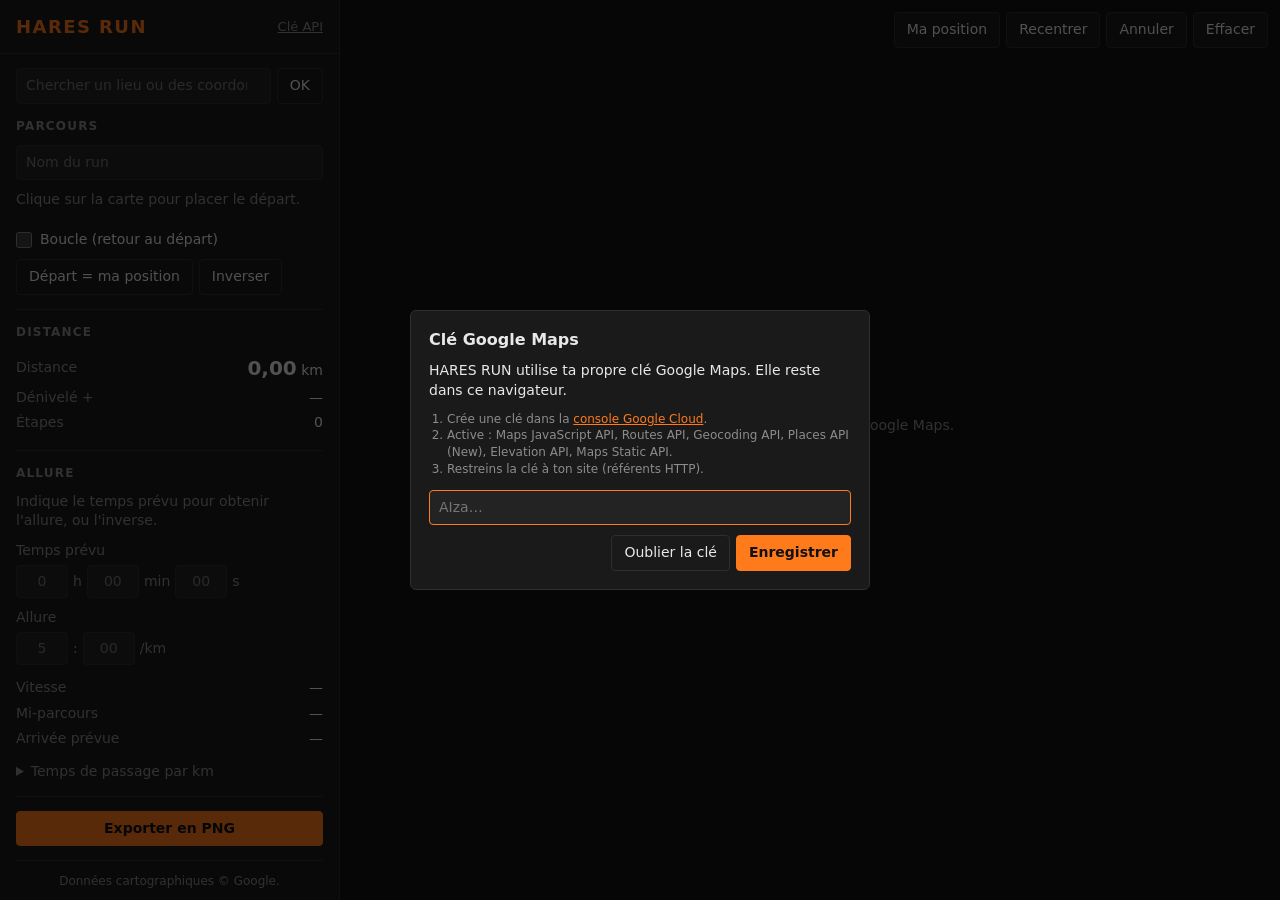
<file: HaresRun/site/index.html>
<!doctype html>
<html lang="fr">
<head>
  <meta charset="utf-8">
  <meta name="viewport" content="width=device-width, initial-scale=1, viewport-fit=cover">
  <meta name="theme-color" content="#121212">
  <title>HARES RUN</title>
  <link rel="icon" href="favicon.svg" type="image/svg+xml">
  <link rel="stylesheet" href="style.css">
</head>
<body>
  <div id="map" aria-label="Carte"></div>
  <div id="map-empty" class="map-empty" hidden>
    <p>La carte a besoin d'une clé Google Maps.</p>
    <button class="btn btn--accent" data-action="open-key">Saisir la clé</button>
  </div>

  <div class="map-tools" role="toolbar" aria-label="Outils de carte">
    <button class="btn" data-action="locate">Ma position</button>
    <button class="btn" data-action="fit">Recentrer</button>
    <button class="btn" data-action="undo">Annuler</button>
    <button class="btn" data-action="clear">Effacer</button>
  </div>

  <aside id="panel" class="panel">
    <header class="head">
      <button class="head__toggle" data-action="toggle-sheet" aria-label="Agrandir ou réduire le panneau"></button>
      <h1>HARES RUN</h1>
      <span class="head__sum" id="summary">0,00 km</span>
      <button class="link" data-action="open-key">Clé API</button>
    </header>

    <div class="panel__scroll">
      <form id="search" class="search" autocomplete="off">
        <input id="search-input" type="search" placeholder="Chercher un lieu ou des coordonnées GPS" enterkeyhint="search">
        <button type="submit" class="btn">OK</button>
      </form>
      <ul id="search-results" class="results" hidden></ul>

      <section class="block">
        <h2>Parcours</h2>
        <input id="run-name" class="input" type="text" maxlength="40" placeholder="Nom du run">
        <p id="hint" class="muted"></p>
        <ol id="points" class="points"></ol>
        <label class="check"><input id="loop" type="checkbox"> Boucle (retour au départ)</label>
        <div class="row">
          <button class="btn" data-action="start-here">Départ = ma position</button>
          <button class="btn" data-action="reverse">Inverser</button>
        </div>
        <p id="gps" class="muted small" hidden></p>
      </section>

      <section class="block">
        <h2>Distance</h2>
        <table class="kv">
          <tr><th>Distance</th><td><b id="st-dist">0,00</b> km</td></tr>
          <tr><th>Dénivelé +</th><td><span id="st-gain">—</span></td></tr>
          <tr><th>Étapes</th><td id="st-stops">0</td></tr>
        </table>
        <p id="st-source" class="muted" hidden></p>
        <p id="busy" class="muted" hidden>Calcul de l'itinéraire…</p>
      </section>

      <section class="block">
        <h2>Allure</h2>
        <p class="muted">Indique le temps prévu pour obtenir l'allure, ou l'inverse.</p>
        <div class="field">
          <span>Temps prévu</span>
          <div class="field__inputs">
            <input id="t-h" type="number" min="0" max="99" inputmode="numeric" placeholder="0"> h
            <input id="t-m" type="number" min="0" max="59" inputmode="numeric" placeholder="00"> min
            <input id="t-s" type="number" min="0" max="59" inputmode="numeric" placeholder="00"> s
          </div>
        </div>
        <div class="field">
          <span>Allure</span>
          <div class="field__inputs">
            <input id="p-m" type="number" min="0" max="59" inputmode="numeric" placeholder="5"> :
            <input id="p-s" type="number" min="0" max="59" inputmode="numeric" placeholder="00"> /km
          </div>
        </div>
        <table class="kv">
          <tr><th>Vitesse</th><td id="speed">—</td></tr>
          <tr><th>Mi-parcours</th><td id="half">—</td></tr>
          <tr><th>Arrivée prévue</th><td id="eta">—</td></tr>
        </table>
        <details class="splits">
          <summary>Temps de passage par km</summary>
          <table class="kv" id="splits"></table>
        </details>
      </section>

      <section class="block">
        <button class="btn btn--accent btn--block" data-action="open-export">Exporter en PNG</button>
      </section>

      <p class="muted small">Données cartographiques © Google.</p>
    </div>
  </aside>

  <dialog id="key-dialog" class="dialog">
    <form method="dialog" id="key-form">
      <h2>Clé Google Maps</h2>
      <p>HARES RUN utilise ta propre clé Google Maps. Elle reste dans ce navigateur.</p>
      <ol class="small">
        <li>Crée une clé dans la <a href="https://console.cloud.google.com/google/maps-apis/credentials" target="_blank" rel="noopener">console Google Cloud</a>.</li>
        <li>Active : Maps JavaScript API, Routes API, Geocoding API, Places API (New), Elevation API, Maps Static API.</li>
        <li>Restreins la clé à ton site (référents HTTP).</li>
      </ol>
      <input id="key-input" class="input" type="text" spellcheck="false" placeholder="AIza…" required autofocus>
      <p id="key-error" class="error small" hidden></p>
      <div class="row row--end">
        <button type="button" class="btn" data-action="forget-key">Oublier la clé</button>
        <button type="submit" class="btn btn--accent">Enregistrer</button>
      </div>
    </form>
  </dialog>

  <dialog id="export-dialog" class="dialog dialog--wide">
    <div class="export">
      <canvas id="poster" width="1080" height="1350"></canvas>
      <div class="export__opts">
        <h2>Exporter en PNG</h2>
        <label class="check"><input id="with-map" type="checkbox"> Fond de carte Google</label>
        <p id="export-note" class="muted small"></p>
        <button class="btn btn--accent btn--block" data-action="download">Télécharger</button>
        <button class="btn btn--block" data-action="close-export">Fermer</button>
      </div>
    </div>
  </dialog>

  <div id="toast" class="toast" role="status" aria-live="polite"></div>

  <script src="config.js"></script>
  <script src="poster.js"></script>
  <script src="app.js"></script>
</body>
</html>
</file>
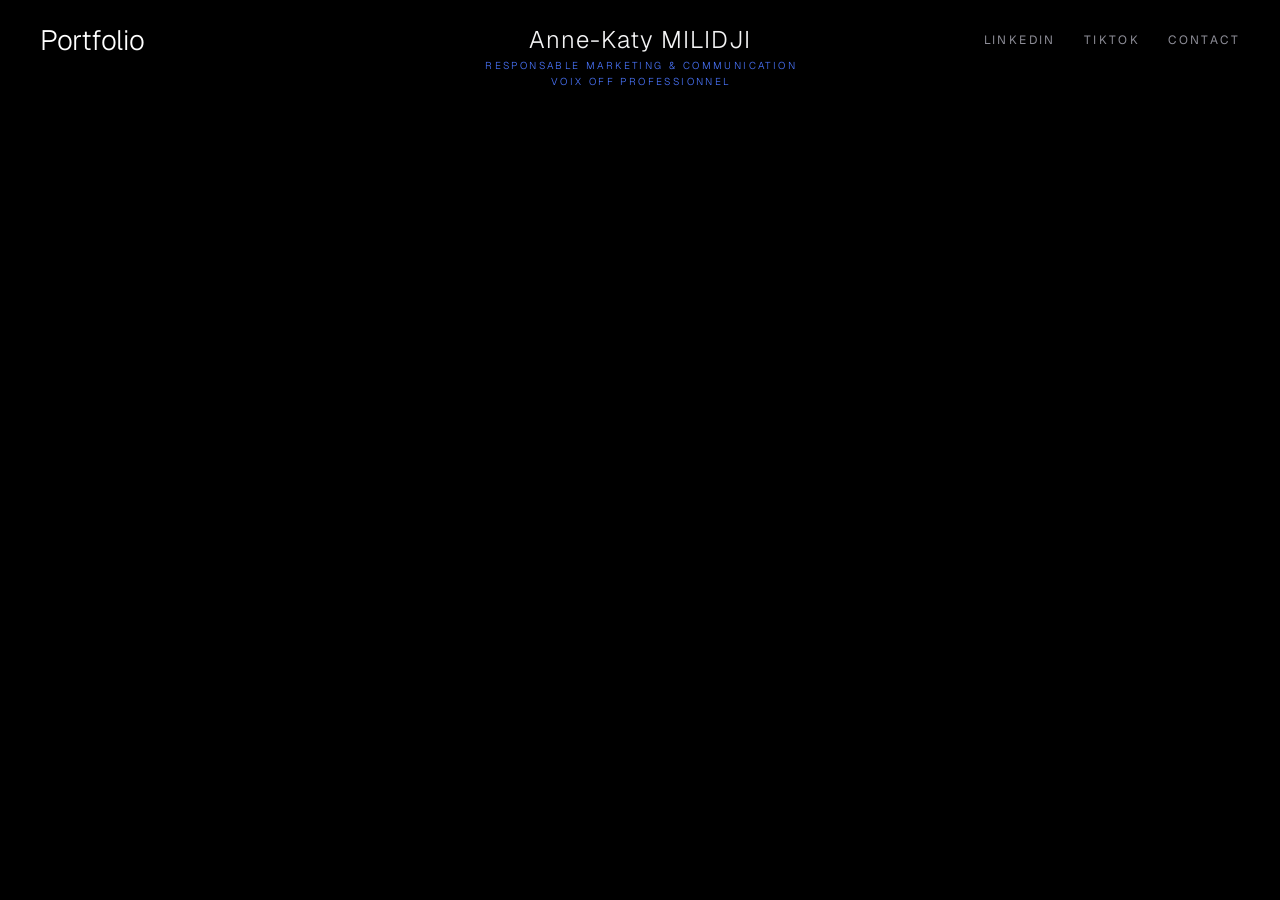
<file: VoixOff/site/index.html>
<!doctype html>
<html lang="fr">
<head>
  <meta charset="utf-8">
  <meta name="viewport" content="width=device-width, initial-scale=1, viewport-fit=cover">
  <title>Anne-Katy MILIDJI — Responsable marketing &amp; communication / Voix off professionnel</title>
  <!-- Texte repris par les moteurs de recherche et lors du partage d'un lien. -->
  <meta name="description" content="Anne-Katy MILIDJI, responsable marketing &amp; communication et voix off professionnel : présentation, expériences et réalisations, voix off.">
  <meta property="og:type" content="website">
  <meta property="og:title" content="Anne-Katy MILIDJI — Responsable marketing &amp; communication / Voix off professionnel">
  <meta property="og:description" content="Présentation, expériences et réalisations, voix off : regardez et écoutez mon travail.">
  <meta name="theme-color" content="#000000">
  <link rel="icon" href="favicon.svg" type="image/svg+xml">
  <link rel="preconnect" href="https://fonts.googleapis.com">
  <link rel="preconnect" href="https://fonts.gstatic.com" crossorigin>
  <link rel="stylesheet" href="https://fonts.googleapis.com/css2?family=Geist:wght@300..500&family=Geist+Mono:wght@400..500&display=swap">
  <link rel="stylesheet" href="style.css">
  <script src="contenu.js"></script>
  <script src="app.js" defer></script>
</head>
<body>
  <header class="barre">
    <div class="barre-gauche">
      <a class="marque" href="#/">Portfolio</a>
      <!-- N'apparaît que dans un cadre ouvert : ramène aux trois cadres. -->
      <button type="button" class="retour" aria-label="Retour à l'accueil">
        <svg class="retour-fleche" viewBox="0 0 24 24" aria-hidden="true"><path d="M19 12H5M11 5l-7 7 7 7"/></svg>
        <span class="retour-texte">Retour</span>
      </button>
    </div>
    <a class="barre-nom" href="#/">
      <span class="barre-nom-texte"></span>
      <span class="barre-metier"></span>
    </a>
    <div class="barre-droite"></div>
  </header>

  <main>
    <!-- Accueil : les trois cadres. -->
    <section class="accueil" aria-label="Accueil">
      <div class="bande"></div>
    </section>

    <!-- Cadre ouvert : la liste et le lecteur, sur une même ligne. -->
    <section class="focus" aria-labelledby="focus-titre" hidden inert>
      <div class="carte">
        <div class="carte-tete">
          <span class="etiquette carte-etiquette">Réalisations</span>
          <span class="carte-compte"></span>
        </div>
        <h1 class="carte-titre" id="focus-titre"></h1>
        <p class="carte-intro"></p>
        <ol class="liste"></ol>
        <p class="etiquette carte-vide" hidden>Aucune réalisation pour l'instant</p>
      </div>

      <div class="cadre">
        <div class="cadre-image"></div>

        <!-- Diaporama : une flèche en verre de chaque côté. -->
        <div class="diaporama-ui">
          <button type="button" class="verre diaporama-fleche diaporama-precedente" aria-label="Diapositive précédente">
            <svg viewBox="0 0 24 24" aria-hidden="true"><path d="M14.5 5.5 8 12l6.5 6.5"/></svg>
          </button>
          <button type="button" class="verre diaporama-fleche diaporama-suivante" aria-label="Diapositive suivante">
            <svg viewBox="0 0 24 24" aria-hidden="true"><path d="M9.5 5.5 16 12l-6.5 6.5"/></svg>
          </button>
        </div>

        <div class="audio-ui">
          <button type="button" class="audio-bouton" aria-label="Écouter">
            <span class="bascule" aria-hidden="true">
              <svg class="i-lecture" viewBox="0 0 24 24"><path d="M8.5 5.6v12.8a.9.9 0 0 0 1.37.77l10.2-6.4a.9.9 0 0 0 0-1.54l-10.2-6.4A.9.9 0 0 0 8.5 5.6z"/></svg>
              <svg class="i-pause" viewBox="0 0 24 24"><rect x="6.5" y="5" width="3.8" height="14" rx="1.1"/><rect x="13.7" y="5" width="3.8" height="14" rx="1.1"/></svg>
            </span>
          </button>
          <div class="onde" role="slider" tabindex="0" aria-label="Position dans l'extrait" aria-valuemin="0" aria-valuemax="0" aria-valuenow="0">
            <div class="onde-couche onde-fond"></div>
            <div class="onde-couche onde-lue"></div>
          </div>
          <span class="audio-temps"></span>
        </div>
        <div class="scene"></div>
        <div class="chargeur" aria-hidden="true"></div>
      </div>

      <div class="cartel vide" aria-live="polite">
        <p class="etiquette cartel-invite">Sélectionnez une réalisation</p>
        <h2 class="cartel-titre"></h2>
        <p class="cartel-meta"></p>
        <p class="cartel-texte"></p>
      </div>

      <!-- Diaporama : les miniatures des pages, sous le lecteur. -->
      <nav class="miniatures" aria-label="Pages"></nav>
    </section>
  </main>

  <noscript>
    <p style="padding: 120px 40px">Ce portfolio a besoin de JavaScript pour afficher la présentation, les vidéos et les extraits audio.</p>
  </noscript>
</body>
</html>
</file>
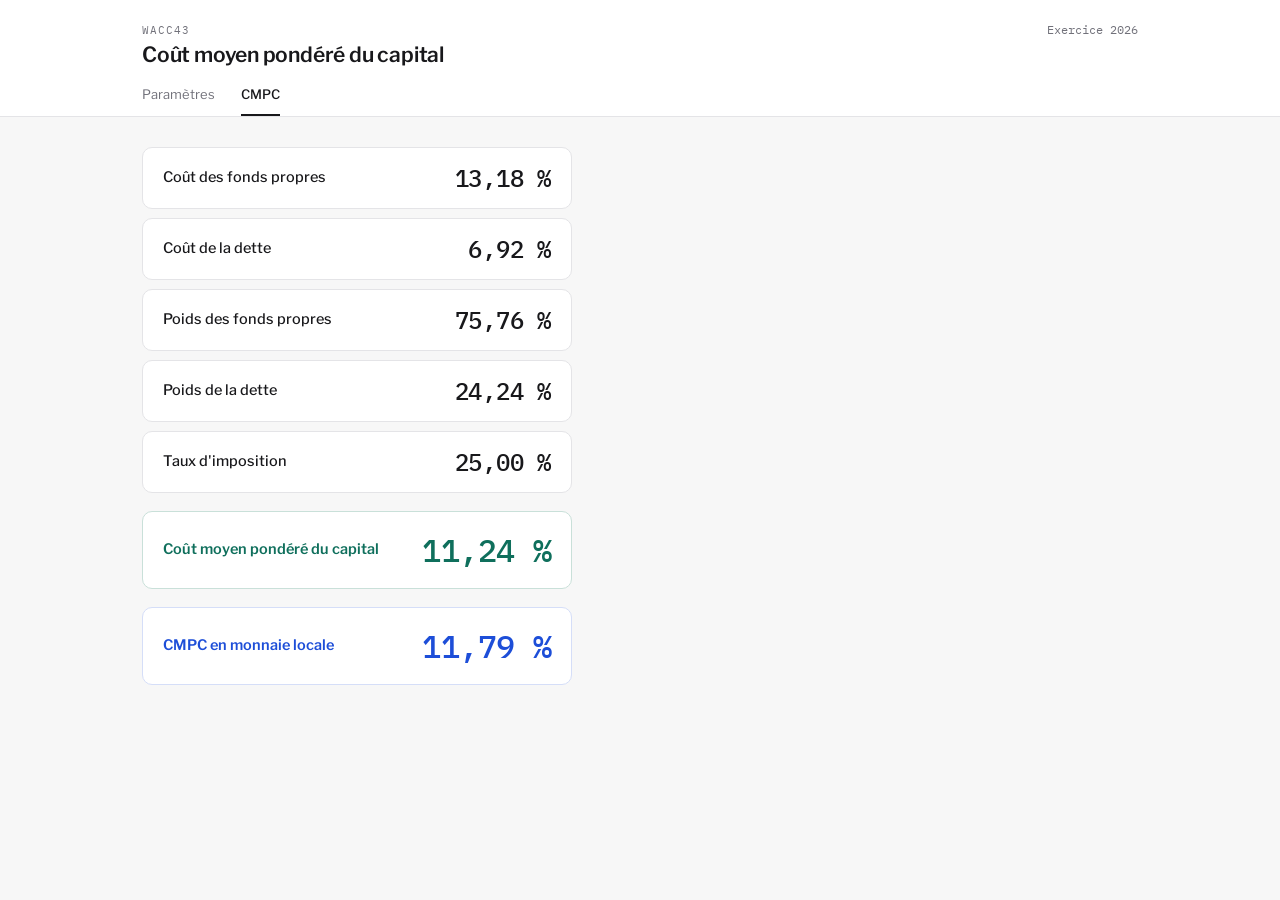
<file: WACC43/PFILES/templates/wacc_value_tab.html>
<!DOCTYPE html>
<html lang="fr">
<head>
<meta charset="utf-8">
<meta name="viewport" content="width=device-width, initial-scale=1">
<title>wacc43 — Coût moyen pondéré du capital</title>
<link rel="preconnect" href="https://fonts.googleapis.com">
<link rel="preconnect" href="https://fonts.gstatic.com" crossorigin>
<link href="https://fonts.googleapis.com/css2?family=IBM+Plex+Mono:wght@400;500&family=Libre+Franklin:wght@400;500;600&display=swap" rel="stylesheet">
<style>
  :root {
    --bg: #f7f7f7;
    --surface: #ffffff;
    --line: #e4e4e7;
    --ink: #18181b;
    --ink-2: #27272a;
    --ink-3: #3f3f46;
    --ink-4: #52525b;
    --muted: #71717a;
    --muted-2: #a1a1aa;
    --tile: #fafafa;
    --field: #f4f4f5;
    --accent: #6d4bb0;
    --accent-soft: #e8e0f4;
    --accent-tint: #faf8fd;
    --accent-chip: #d8cff0;
    --green: #0f6f5c;
    --green-soft: #c9e0d9;
    --green-tint: #f2f8f6;
    --green-line: #cfe1dc;
    --green-ink: #123f36;
    --green-bar: #7ab3a6;
    --green-track: #e2efeb;
    --blue: #1d4ed8;
    --blue-soft: #d5def8;
    --blue-tint: #f2f5fd;
    --blue-ink: #152c66;
    --mono: 'IBM Plex Mono', ui-monospace, SFMono-Regular, Menlo, Consolas, monospace;
    --sans: 'Libre Franklin', system-ui, -apple-system, 'Segoe UI', sans-serif;
  }
  * { box-sizing: border-box; }
  html, body { margin: 0; padding: 0; }
  body {
    background: var(--bg);
    color: var(--ink);
    font-family: var(--sans);
    -webkit-font-smoothing: antialiased;
  }
  .mono { font-family: var(--mono); font-variant-numeric: tabular-nums; }
  button { font-family: inherit; }
  button:focus-visible { outline: 2px solid var(--accent); outline-offset: 2px; }

  /* ---------- En-tête ---------- */
  .top {
    background: var(--surface);
    border-bottom: 1px solid var(--line);
  }
  .top-inner {
    max-width: 1060px;
    margin: 0 auto;
    padding: 22px 32px 0;
    display: flex;
    flex-direction: column;
    gap: 20px;
  }
  .brand-row {
    display: flex;
    align-items: baseline;
    justify-content: space-between;
    gap: 24px;
    flex-wrap: wrap;
  }
  .brand {
    display: flex;
    flex-direction: column;
    gap: 6px;
  }
  .eyebrow {
    font: 400 10.5px/1 var(--mono);
    letter-spacing: 0.09em;
    text-transform: uppercase;
    color: var(--muted);
  }
  .brand h1 {
    margin: 0;
    font: 600 21px/1.25 var(--sans);
    letter-spacing: -0.01em;
    color: var(--ink);
  }
  .fiscal {
    font: 400 11.5px/1.4 var(--mono);
    color: var(--muted);
  }
  .tabs { display: flex; gap: 26px; }
  .tabs button {
    font: 400 13px/1 var(--sans);
    color: var(--muted);
    padding: 0 0 13px;
    border: 0;
    border-bottom: 2px solid transparent;
    background: transparent;
    cursor: pointer;
    transition: color 240ms ease, border-color 240ms ease;
  }
  .tabs button.is-active {
    font-weight: 500;
    color: var(--ink);
    border-bottom-color: var(--ink);
  }

  /* ---------- Onglet Paramètres ---------- */
  .params {
    max-width: 1060px;
    margin: 0 auto;
    padding: 30px 32px 120px;
    display: grid;
    grid-template-columns: minmax(0, 1fr) 320px;
    gap: 26px;
    align-items: start;
  }
  .params-main { display: grid; gap: 20px; }
  .card-block {
    background: var(--surface);
    border: 1px solid var(--line);
    border-radius: 10px;
    padding: 22px 24px;
    display: grid;
    gap: 18px;
  }
  .card-block h2 {
    margin: 0;
    font: 400 10px/1 var(--mono);
    letter-spacing: 0.09em;
    text-transform: uppercase;
    color: var(--muted);
  }
  .block-head {
    display: flex;
    align-items: center;
    justify-content: space-between;
    gap: 14px;
    flex-wrap: wrap;
  }
  .chips { display: flex; gap: 6px; flex-wrap: wrap; }
  .chip {
    padding: 5px 9px;
    border: 1px solid var(--line);
    border-radius: 999px;
    background: var(--tile);
    font: 400 10.5px/1 var(--mono);
    color: var(--ink-3);
  }
  .chip.is-accent {
    border-color: var(--accent-chip);
    background: var(--accent-tint);
    color: var(--accent);
  }
  .grid-2 {
    display: grid;
    grid-template-columns: repeat(2, minmax(0, 1fr));
    gap: 20px 22px;
  }
  .field { display: grid; gap: 7px; }
  .field-label {
    font: 400 11.5px/1.4 var(--sans);
    color: var(--ink-4);
  }
  .field-hint {
    font: 400 10.5px/1.4 var(--sans);
    color: var(--muted-2);
  }
  .select-wrap { position: relative; display: grid; }
  .select-wrap select {
    appearance: none;
    -webkit-appearance: none;
    width: 100%;
    padding: 11px 34px 11px 14px;
    border: 1px solid var(--line);
    border-radius: 8px;
    background: var(--field);
    font: 400 13.5px/1.2 var(--sans);
    color: var(--ink);
    cursor: pointer;
  }
  .select-wrap svg {
    position: absolute;
    right: 13px;
    top: 50%;
    transform: translateY(-50%);
    pointer-events: none;
  }
  .stepper {
    display: flex;
    align-items: center;
    justify-content: space-between;
    gap: 12px;
    padding: 9px 10px 9px 14px;
    border: 1px solid var(--line);
    border-radius: 8px;
    background: var(--field);
  }
  .stepper-value {
    font: 500 14px/1 var(--mono);
    font-variant-numeric: tabular-nums;
    color: var(--ink);
  }
  .stepper-btns { display: flex; gap: 4px; }
  .stepper button {
    width: 26px;
    height: 26px;
    display: grid;
    place-items: center;
    border: 1px solid var(--line);
    border-radius: 6px;
    background: var(--surface);
    color: var(--ink-3);
    font: 400 14px/1 var(--mono);
    cursor: pointer;
  }
  .stepper button:hover { background: var(--field); }
  .tiles {
    display: grid;
    grid-template-columns: repeat(3, minmax(0, 1fr));
    gap: 1px;
    background: var(--line);
    border: 1px solid var(--line);
    border-radius: 8px;
    overflow: hidden;
  }
  .tile {
    background: var(--tile);
    padding: 13px 15px;
    display: grid;
    gap: 5px;
  }
  .tile-label {
    font: 400 10px/1 var(--mono);
    letter-spacing: 0.06em;
    text-transform: uppercase;
    color: var(--muted);
  }
  .tile-value {
    font: 500 16px/1 var(--mono);
    font-variant-numeric: tabular-nums;
    color: var(--ink);
  }
  .note {
    font: 400 11px/1.6 var(--sans);
    color: var(--muted-2);
    text-wrap: pretty;
  }

  /* ---------- Aside résultat ---------- */
  .result {
    position: sticky;
    top: 24px;
    display: grid;
    gap: 14px;
    background: var(--surface);
    border: 1px solid var(--line);
    border-radius: 10px;
    padding: 22px 24px;
  }
  .result h2 {
    margin: 0;
    font: 400 10px/1 var(--mono);
    letter-spacing: 0.09em;
    text-transform: uppercase;
    color: var(--muted);
  }
  .result-hero { display: grid; gap: 6px; }
  .result-hero-row {
    display: flex;
    align-items: baseline;
    gap: 10px;
    flex-wrap: wrap;
  }
  .result-hero-value {
    font: 500 34px/1 var(--mono);
    font-variant-numeric: tabular-nums;
    letter-spacing: -0.02em;
    color: var(--green);
  }
  .result-rows {
    display: grid;
    gap: 1px;
    background: var(--line);
    border: 1px solid var(--line);
    border-radius: 8px;
    overflow: hidden;
  }
  .result-row {
    background: var(--tile);
    padding: 12px 14px;
    display: flex;
    justify-content: space-between;
    gap: 12px;
    font: 400 12px/1.4 var(--sans);
    color: var(--ink-4);
  }
  .result-row span:last-child {
    font-family: var(--mono);
    font-variant-numeric: tabular-nums;
    color: var(--ink);
  }
  .result-row.is-blue span:last-child { color: var(--blue); }
  .structure { display: grid; gap: 7px; }
  .structure-head {
    display: flex;
    justify-content: space-between;
    gap: 12px;
    font: 400 11px/1 var(--mono);
    color: var(--muted);
  }
  .bar {
    display: flex;
    height: 6px;
    border-radius: 3px;
    overflow: hidden;
    background: #ececef;
  }
  .bar .eq { background: var(--green); }
  .bar .dt { background: var(--green-bar); }
  .cta {
    padding: 11px 14px;
    border: 1px solid var(--ink);
    border-radius: 8px;
    background: var(--ink);
    color: #fff;
    font: 400 11.5px/1 var(--mono);
    letter-spacing: 0.05em;
    text-transform: uppercase;
    cursor: pointer;
  }
  .cta:hover { background: var(--ink-2); }

  /* ---------- Onglet CMPC ---------- */
  .wacc {
    max-width: 1060px;
    margin: 0 auto;
    padding: 30px 32px 120px;
    display: grid;
    grid-template-columns: 430px minmax(0, 1fr);
    gap: 52px;
    align-items: start;
  }
  .stack { display: grid; gap: 9px; }
  .comp {
    border: 1px solid var(--line);
    border-radius: 10px;
    background: var(--surface);
    color: var(--ink);
    overflow: hidden;
    transition: background-color 340ms cubic-bezier(.4, 0, .2, 1),
                color 340ms cubic-bezier(.4, 0, .2, 1),
                border-color 340ms cubic-bezier(.4, 0, .2, 1);
  }
  .comp.is-final { margin-top: 9px; }
  .comp-head {
    width: 100%;
    display: grid;
    grid-template-columns: minmax(0, 1fr) auto;
    align-items: center;
    gap: 20px;
    padding: 18px 20px;
    border: 0;
    background: transparent;
    color: inherit;
    text-align: left;
    cursor: pointer;
  }
  .comp.is-final .comp-head { padding: 22px 20px; }
  .comp-title { font: 500 14.5px/1.35 var(--sans); color: inherit; }
  .comp.is-final .comp-title { font-weight: 600; }
  .comp-value {
    font: 500 24px/1 var(--mono);
    font-variant-numeric: tabular-nums;
    letter-spacing: -0.01em;
    color: inherit;
  }
  .comp.is-final .comp-value { font-size: 32px; letter-spacing: -0.02em; }
  .comp.tone-green { border-color: var(--green-soft); color: var(--green); }
  .comp.tone-blue { border-color: var(--blue-soft); color: var(--blue); }
  .comp.is-open { background: var(--accent); border-color: var(--accent); color: #fff; }
  .comp.tone-green.is-open { background: var(--green); border-color: var(--green); color: #fff; }
  .comp.tone-blue.is-open { background: var(--blue); border-color: var(--blue); color: #fff; }
  .comp-wrap {
    display: grid;
    grid-template-rows: 0fr;
    transition: grid-template-rows 380ms cubic-bezier(.4, 0, .2, 1);
  }
  .comp.is-open .comp-wrap { grid-template-rows: 1fr; }
  .comp-clip { overflow: hidden; }
  .comp-body {
    opacity: 0;
    transition: opacity 300ms ease 40ms;
    padding: 0 20px 18px;
  }
  .comp.is-final .comp-body { padding: 0 20px 20px; }
  .comp.is-open .comp-body { opacity: 1; }
  .sub-rows {
    display: grid;
    border-top: 1px solid rgba(255, 255, 255, .2);
    padding-top: 4px;
  }
  .sub-row {
    display: flex;
    justify-content: space-between;
    gap: 16px;
    padding: 6px 0;
    border-bottom: 1px solid rgba(255, 255, 255, .14);
    font: 400 12.5px/1.45 var(--sans);
    color: rgba(255, 255, 255, .8);
  }
  .sub-row:last-child { border-bottom: 0; }
  .sub-row.is-strong { font-weight: 500; color: #fff; }
  .sub-row span:last-child {
    font-family: var(--mono);
    font-variant-numeric: tabular-nums;
    color: #fff;
  }

  /* ---------- Panneau de détail ---------- */
  .frame-col { position: relative; height: 620px; }
  .frame-arrow {
    position: absolute;
    left: -7px;
    width: 13px;
    height: 13px;
    background: var(--surface);
    border-left: 1px solid var(--accent-soft);
    border-bottom: 1px solid var(--accent-soft);
    transform: rotate(45deg);
    opacity: 0;
    transition: top 420ms cubic-bezier(.4, 0, .2, 1), opacity 300ms ease, border-color 340ms ease;
  }
  .frame {
    position: absolute;
    inset: 0;
    background: var(--surface);
    border: 1px solid var(--accent-soft);
    border-radius: 10px;
    box-shadow: 0 1px 2px rgba(0, 0, 0, .04);
    opacity: 0;
    pointer-events: none;
    transition: opacity 320ms ease, border-color 340ms ease;
    overflow: hidden;
  }
  .frame-col.is-on .frame, .frame-col.is-on .frame-arrow { opacity: 1; }
  .frame-col.is-on .frame { pointer-events: auto; }
  .frame-col.tone-green .frame, .frame-col.tone-green .frame-arrow { border-color: var(--green-soft); }
  .frame-col.tone-blue .frame, .frame-col.tone-blue .frame-arrow { border-color: var(--blue-soft); }
  .detail {
    position: absolute;
    inset: 0;
    padding: 20px 22px;
    overflow: auto;
    opacity: 0;
    pointer-events: none;
    transition: opacity 300ms ease;
    display: grid;
    align-content: start;
    gap: 14px;
  }
  .detail.is-shown { opacity: 1; pointer-events: auto; }
  .detail-head {
    display: flex;
    align-items: baseline;
    gap: 10px;
    flex-wrap: wrap;
  }
  .detail-title { font: 500 13px/1.3 var(--sans); color: var(--ink); }
  .detail.tone-green .detail-title { font-weight: 600; color: var(--green); }
  .detail.tone-blue .detail-title { font-weight: 600; color: var(--blue); }
  .detail-symbol {
    font: 400 10.5px/1.3 var(--mono);
    letter-spacing: 0.06em;
    text-transform: uppercase;
    color: var(--accent);
  }
  .detail.tone-green .detail-symbol { color: var(--green); }
  .detail.tone-blue .detail-symbol { color: var(--blue); }
  .detail-grid {
    display: grid;
    grid-template-columns: 112px minmax(0, 1fr);
    gap: 10px 18px;
  }
  .detail-label {
    font: 400 10px/1.7 var(--mono);
    letter-spacing: 0.06em;
    text-transform: uppercase;
    color: var(--muted);
  }
  .detail-text {
    font: 400 13px/1.65 var(--sans);
    color: var(--ink-3);
    text-wrap: pretty;
  }
  .detail code {
    font: 400 12.5px/1.7 var(--mono);
    color: var(--ink-2);
    background: var(--accent-tint);
    border: 1px solid var(--accent-soft);
    border-radius: 6px;
    padding: 10px 12px;
    display: block;
  }
  .detail.tone-green code {
    color: var(--green-ink);
    background: var(--green-tint);
    border-color: var(--green-line);
  }
  .detail.tone-blue code {
    color: var(--blue-ink);
    background: var(--blue-tint);
    border-color: var(--blue-soft);
  }
  .composition { display: grid; gap: 8px; }
  .composition .bar { background: var(--green-track); }
  .composition-legend {
    display: flex;
    gap: 20px;
    font: 400 11.5px/1.4 var(--mono);
    color: var(--ink-3);
  }

  [hidden] { display: none !important; }
  .is-busy { opacity: .55; transition: opacity 160ms ease; }
  .is-locked { pointer-events: none; }

  @media (max-width: 940px) {
    .params, .wacc { grid-template-columns: 1fr; gap: 26px; }
    .frame-col { height: auto; min-height: 420px; }
    .frame-arrow { display: none; }
    .result { position: static; }
  }
</style>
</head>
<body>

<header class="top">
  <div class="top-inner">
    <div class="brand-row">
      <div class="brand">
        <span class="eyebrow">wacc43</span>
        <h1>Coût moyen pondéré du capital</h1>
      </div>
      <span class="fiscal" id="fiscal">Exercice 2026</span>
    </div>
    <nav class="tabs">
      <button type="button" data-tab="params">Paramètres</button>
      <button type="button" data-tab="wacc" class="is-active">CMPC</button>
    </nav>
  </div>
</header>

<main class="params" id="panel-params" hidden>
  <div class="params-main" id="paramsMain"></div>
  <aside class="result" id="paramsResult"></aside>
</main>

<main class="wacc" id="panel-wacc">
  <section class="stack" id="stack"></section>
  <div class="frame-col" id="frameCol">
    <span class="frame-arrow" id="frameArrow"></span>
    <div class="frame" id="frame"></div>
  </div>
</main>

<script>
  // ---- Jeu de données injecté au build (wacc_html.py) ----
  // DATA_START
  const DATA = {
    "mature": 0.0423,
    "adjustment": { "rows": [], "correction": 0 },
    "rf": { "2026-30": 4.94 },
    "pays": { "—": { "crp": 0.0064, "tax": 0.25 } },
    "industries": { "—": { "beta": 1.163, "de": 0.32, "spread": 0.0134 } },
    "options": { "years": [2026], "maturities": ["30Y", "10Y"], "countries": ["—"], "industries": ["—"] },
    "defaults": { "year": 2026, "maturity": "30Y", "country": "—", "industry": "—", "d": 0.01, "e": 0.005, "inflation_ref": 0.025, "inflation_local": 0.03 }
  };
  // DATA_END

  const STEPS = { d: 0.005, e: 0.005, inflation_ref: 0.005, inflation_local: 0.005 };
  const MANUAL = [
    { key: "d", label: "Prime de taille (d)", hint: "Ajustement small cap / PME" },
    { key: "e", label: "Prime spécifique (e)", hint: "Risques idiosyncratiques" },
    { key: "inflation_ref", label: "Inflation, monnaie du taux sans risque", hint: "EUR ou USD selon la devise de référence" },
    { key: "inflation_local", label: "Inflation, monnaie locale", hint: "Projection annuelle du pays cible" }
  ];
  const CHEVRON = '<svg width="9" height="6" viewBox="0 0 9 6" fill="none" aria-hidden="true"><path d="M1 1l3.5 3.5L8 1" stroke="#71717a" stroke-width="1.4" stroke-linecap="round" stroke-linejoin="round"/></svg>';

  const $ = (id) => document.getElementById(id);
  const esc = (s) => String(s).replace(/[&<>"]/g, (c) => ({ "&": "&amp;", "<": "&lt;", ">": "&gt;", '"': "&quot;" }[c]));
  const frPct = (v, dec) => (v * 100).toFixed(dec === undefined ? 2 : dec).replace(".", ",") + " %";
  const frNum = (v, dec) => v.toFixed(dec === undefined ? 2 : dec).replace(".", ",");
  const frPts = (v) => (v * 100).toFixed(2).replace(".", ",") + (Math.abs(v * 100) < 2 ? " pt" : " pts");

  let params = Object.assign({}, DATA.defaults);
  let model = null;
  let tab = "wacc";
  let openId = null;

  /* ================= Calcul =================
     Transcription de wacc_core.py : les mêmes formules, appliquées dans le
     navigateur aux données embarquées ci-dessus. Aucun appel réseau.
  */

  function adjustedSpread(costOfDebt) {
    for (const [threshold, spread] of DATA.adjustment.rows) {
      if (costOfDebt <= threshold) return { value: spread + DATA.adjustment.correction, adjusted: true };
    }
    return { value: costOfDebt, adjusted: false };
  }

  function computeModel(p) {
    const notes = [];
    const country = DATA.pays[p.country] || {};
    const industry = DATA.industries[p.industry] || {};

    let crp = country.crp;
    if (crp === undefined) { crp = 0.01; notes.push("Prime de risque pays indisponible, 1,00 % retenu"); }
    let tax = country.tax;
    if (tax === undefined) { tax = 0.25; notes.push("Taux d'IS indisponible pour ce pays, 25,00 % retenu"); }
    let beta = industry.beta, de = industry.de;
    if (beta === undefined || de === undefined) { beta = 1.0; de = 0.5; notes.push("Bêta sectoriel indisponible, valeurs par défaut retenues"); }
    let rawSpread = industry.spread;
    if (rawSpread === undefined) { rawSpread = 0.05; notes.push("Spread de financement indisponible, 5,00 % retenu"); }

    const code = p.maturity === "30Y" ? "30" : "10";
    let rfPct = DATA.rf[p.year + "-" + code];
    let a;
    if (rfPct === undefined) {
      rfPct = 0;
      a = 0.03;
      notes.push("Taux US " + p.maturity + " indisponible pour " + p.year + ", 3,00 % retenu");
    } else {
      a = rfPct / 100 + crp;
    }

    const c = DATA.mature;
    const b = beta * (1 + de * (1 - tax));
    const re = a + b * c + p.d + p.e;
    const spread = adjustedSpread(rawSpread);
    const rdPre = spread.value + a;
    const rdPost = rdPre * (1 - tax);
    const ev = 1 / (1 + de);
    const dv = 1 - ev;
    const wacc = re * ev + rdPost * dv;
    const local = (1 + wacc) * (1 + p.inflation_local) / (1 + p.inflation_ref) - 1;

    const contribFp = re * ev;
    const contribDette = rdPost * dv;
    const economieImpot = rdPre * tax;
    const spreadLabel = spread.adjusted ? "Spread de financement (ajusté)" : "Spread de financement";

    const components = [
      {
        id: "re", title: "Coût des fonds propres", symbol: "Re", value: frPct(re), tone: "accent",
        rows: [
          { label: "Taux US Bond " + p.maturity + " (" + p.year + ")", value: frPct(rfPct / 100) },
          { label: "Prime de risque pays", value: frPct(crp) },
          { label: "Taux sans risque local (a)", value: frPct(a), strong: true },
          { label: "Beta désendetté", value: frNum(beta, 3) },
          { label: "Gearing sectoriel", value: frNum(de, 2) },
          { label: "Beta réendetté (b)", value: frNum(b, 3), strong: true },
          { label: "Prime de risque marché (c)", value: frPct(c) },
          { label: "Prime de taille (d)", value: frPct(p.d) },
          { label: "Prime spécifique (e)", value: frPct(p.e) }
        ],
        methodology: "MEDAF. Taux sans risque construit sur l'obligation US " + p.maturity + ", majoré de la prime de risque pays ; bêta sectoriel désendetté puis ré-endetté au gearing sectoriel.",
        source: "US Treasury " + p.maturity + " (moyenne " + p.year + ") ; prime pays, prime de risque marché et bêta sectoriel Damodaran (" + p.industry + ", " + p.country + ").",
        hypothesis: "Primes de taille et spécifique maintenues sur tout l'horizon ; gearing sectoriel considéré comme cible.",
        formula: ["Re = a + b × c + d + e", "= " + frPct(a) + " + " + frNum(b, 3) + " × " + frPct(c) + " + " + frPct(p.d) + " + " + frPct(p.e) + " = " + frPct(re)]
      },
      {
        id: "rd", title: "Coût de la dette", symbol: "Rd", value: frPct(rdPre), tone: "accent",
        rows: [
          { label: "Taux sans risque local (a)", value: frPct(a) },
          { label: spreadLabel, value: frPct(spread.value) },
          { label: "Coût de la dette avant impôt", value: frPct(rdPre), strong: true },
          { label: "Coût de la dette après impôt", value: frPct(rdPost) }
        ],
        methodology: "Coût marginal de la dette : taux sans risque local majoré du spread de financement sectoriel, puis net d'économie d'impôt.",
        source: "Spread de financement sectoriel Damodaran (" + p.industry + ")" + (spread.adjusted ? " ; spread ajusté via la table de notation." : "."),
        hypothesis: "Refinancement aux conditions actuelles ; charges financières intégralement déductibles.",
        formula: [
          "Rd = a + spread = " + frPct(a) + " + " + frPct(spread.value) + " = " + frPct(rdPre),
          "Rd après impôt = " + frPct(rdPre) + " × (1 − " + frPct(tax) + ") = " + frPct(rdPost)
        ]
      },
      {
        id: "ev", title: "Poids des fonds propres", symbol: "E/V", value: frPct(ev), tone: "accent",
        rows: [
          { label: "Gearing sectoriel (D/E)", value: frNum(de, 2) },
          { label: "Quote-part fonds propres", value: frPct(ev), strong: true },
          { label: "Quote-part dette", value: frPct(dv) }
        ],
        methodology: "Structure financière cible en valeur de marché, déduite du gearing sectoriel plutôt que du levier comptable spot.",
        source: "Gearing médian de l'échantillon sectoriel retenu pour le désendettement du bêta.",
        hypothesis: "Structure stable sur l'horizon d'actualisation, sans opération de haut de bilan.",
        formula: ["E/V = 1 / (1 + D/E) = 1 / " + frNum(1 + de, 2) + " = " + frPct(ev)]
      },
      {
        id: "dv", title: "Poids de la dette", symbol: "D/V", value: frPct(dv), tone: "accent",
        rows: [
          { label: "Gearing sectoriel (D/E)", value: frNum(de, 2) },
          { label: "Quote-part dette", value: frPct(dv), strong: true },
          { label: "Quote-part fonds propres", value: frPct(ev) }
        ],
        methodology: "Complément de la quote-part de fonds propres, sur la même structure cible ; dette financière brute, trésorerie non déduite.",
        source: "Gearing médian de l'échantillon sectoriel retenu pour le désendettement du bêta.",
        hypothesis: "Obligations locatives assimilées à de la dette financière.",
        formula: ["D/V = (D/E) / (1 + D/E) = " + frNum(de, 2) + " / " + frNum(1 + de, 2) + " = " + frPct(dv)]
      },
      {
        id: "tax", title: "Taux d'imposition", symbol: "t", value: frPct(tax), tone: "accent",
        rows: [
          { label: "Corporate tax rate", value: frPct(tax), strong: true },
          { label: "Coût de la dette avant impôt", value: frPct(rdPre) },
          { label: "Économie d'impôt", value: frPts(economieImpot) }
        ],
        methodology: "Taux d'impôt sur les sociétés normatif, également utilisé pour le ré-endettement du bêta.",
        source: "Taux d'IS de droit commun Damodaran (" + p.country + ").",
        hypothesis: "Aucun déficit reportable activé ; pas de plafonnement de la déductibilité.",
        formula: [
          "Économie d'impôt = Rd × t = " + frPct(rdPre) + " × " + frPct(tax) + " = " + frPts(economieImpot),
          "Beta réendetté = " + frNum(beta, 3) + " × (1 + " + frNum(de, 2) + " × (1 − " + frPct(tax) + ")) = " + frNum(b, 3)
        ]
      },
      {
        id: "wacc", title: "Coût moyen pondéré du capital", symbol: "WACC", value: frPct(wacc), tone: "green", final: true,
        rows: [
          { label: "Fonds propres " + frPct(re) + " × " + frPct(ev), value: frPts(contribFp) },
          { label: "Dette " + frPct(rdPost) + " × " + frPct(dv), value: frPts(contribDette) },
          { label: "WACC", value: frPct(wacc), strong: true }
        ],
        composition: {
          equity: wacc ? frPct(contribFp / wacc, 1) : "—",
          debt: wacc ? frPct(contribDette / wacc, 1) : "—",
          equityPct: wacc ? contribFp / wacc * 100 : 50,
          debtPct: wacc ? contribDette / wacc * 100 : 50
        },
        methodology: "Moyenne des deux coûts pondérée par la structure cible, la dette étant retenue après économie d'impôt.",
        retained: frPct(wacc) + " dans la monnaie du taux sans risque, " + frPct(local) + " en monnaie locale après différentiel d'inflation.",
        formula: ["WACC = E/V × Re + D/V × Rd après impôt", "= " + frPct(ev) + " × " + frPct(re) + " + " + frPct(dv) + " × " + frPct(rdPost) + " = " + frPct(wacc)]
      },
      {
        id: "loc", title: "CMPC en monnaie locale", symbol: "CMPC loc.", value: frPct(local), tone: "blue", final: true,
        rows: [
          { label: "CMPC monnaie du taux sans risque", value: frPct(wacc) },
          { label: "Inflation monnaie locale", value: frPct(p.inflation_local) },
          { label: "Inflation monnaie du taux sans risque", value: frPct(p.inflation_ref) },
          { label: "CMPC en monnaie locale", value: frPct(local), strong: true }
        ],
        methodology: "Conversion du CMPC exprimé dans la monnaie du taux sans risque vers la monnaie locale par le différentiel d'inflation attendu, selon la parité des pouvoirs d'achat.",
        source: "Prévisions d'inflation des deux zones monétaires, saisies dans l'onglet Paramètres.",
        hypothesis: "Différentiel d'inflation constant sur l'horizon ; les flux actualisés doivent être exprimés dans la même monnaie que ce taux.",
        formula: [
          "CMPC loc. = (1 + CMPC) × (1 + infl. loc.) / (1 + infl. réf.) − 1",
          "= " + frNum(1 + wacc, 4) + " × " + frNum(1 + p.inflation_local, 4) + " / " + frNum(1 + p.inflation_ref, 4) + " − 1 = " + frPct(local)
        ]
      }
    ];

    return {
      fiscalYear: "Exercice " + p.year,
      chips: [p.country, p.industry],
      market: [
        { label: "Prime de risque pays", value: frPct(crp) },
        { label: "Beta désendetté", value: frNum(beta, 3) },
        { label: "Gearing sectoriel", value: frNum(de, 2) }
      ],
      notes: notes,
      result: {
        wacc: frPct(wacc), ke: frPct(re), kd: frPct(rdPost), local: frPct(local),
        structure: frPct(ev, 0) + " / " + frPct(dv, 0),
        equityPct: ev * 100, debtPct: dv * 100
      },
      components: components
    };
  }

  /* ================= Onglets ================= */
  function renderTabs() {
    document.querySelectorAll(".tabs button").forEach((b) => {
      b.classList.toggle("is-active", b.dataset.tab === tab);
    });
    $("panel-params").hidden = tab !== "params";
    $("panel-wacc").hidden = tab !== "wacc";
    if (tab === "wacc") requestAnimationFrame(placeArrow);
  }
  document.querySelectorAll(".tabs button").forEach((b) => {
    b.addEventListener("click", () => { tab = b.dataset.tab; renderTabs(); });
  });

  /* ================= Onglet Paramètres ================= */
  function selectField(key, label, options) {
    return `
      <span class="field">
        <span class="field-label">${esc(label)}</span>
        <span class="select-wrap">
          <select data-param="${key}">
            ${options.map((o) => `<option value="${esc(o)}"${String(o) === String(params[key]) ? " selected" : ""}>${esc(o)}</option>`).join("")}
          </select>
          ${CHEVRON}
        </span>
      </span>`;
  }

  function stepperField(item) {
    return `
      <span class="field">
        <span style="display:grid;gap:2px">
          <span class="field-label">${esc(item.label)}</span>
          <span class="field-hint">${esc(item.hint)}</span>
        </span>
        <span class="stepper">
          <span class="stepper-value">${frPct(params[item.key])}</span>
          <span class="stepper-btns">
            <button type="button" data-step="${item.key}" data-dir="-1">−</button>
            <button type="button" data-step="${item.key}" data-dir="1">+</button>
          </span>
        </span>
      </span>`;
  }

  function renderParams() {
    const chips = model.chips.map((c) => `<span class="chip">${esc(c)}</span>`).join("");

    $("paramsMain").innerHTML = `
      <section class="card-block">
        <h2>Contexte de marché</h2>
        <div class="grid-2">
          ${selectField("year", "Année de valorisation", DATA.options.years)}
          ${selectField("maturity", "Maturité du taux sans risque", DATA.options.maturities)}
        </div>
      </section>

      <section class="card-block">
        <span class="block-head">
          <h2>Sélection pays et industrie</h2>
          <span class="chips">${chips}</span>
        </span>
        <div class="grid-2">
          ${selectField("country", "Sélectionner un pays", DATA.options.countries)}
          ${selectField("industry", "Sélectionner une industrie", DATA.options.industries)}
        </div>
        <div class="tiles">
          ${model.market.map((m) => `
            <span class="tile">
              <span class="tile-label">${esc(m.label)}</span>
              <span class="tile-value">${esc(m.value)}</span>
            </span>`).join("")}
        </div>
        ${model.notes.length ? `<span class="note">${model.notes.map(esc).join(" · ")}</span>` : ""}
      </section>

      <section class="card-block">
        <h2>Paramètres manuels</h2>
        <div class="grid-2">${MANUAL.map(stepperField).join("")}</div>
      </section>`;

    const r = model.result;
    $("paramsResult").innerHTML = `
      <h2>Résultat</h2>
      <span class="result-hero">
        <span class="field-label">CMPC calculé</span>
        <span class="result-hero-row">
          <span class="result-hero-value">${esc(r.wacc)}</span>
        </span>
      </span>
      <span class="result-rows">
        <span class="result-row"><span>Ke, capitaux propres</span><span>${esc(r.ke)}</span></span>
        <span class="result-row"><span>Kd, dette après impôt</span><span>${esc(r.kd)}</span></span>
        <span class="result-row is-blue"><span>CMPC monnaie locale</span><span>${esc(r.local)}</span></span>
      </span>
      <span class="structure">
        <span class="structure-head"><span>Structure cible</span><span>${esc(r.structure)}</span></span>
        <span class="bar">
          <span class="eq" style="width:${r.equityPct}%"></span>
          <span class="dt" style="width:${r.debtPct}%"></span>
        </span>
      </span>
      <button type="button" class="cta" id="goWacc">Voir le détail du CMPC</button>
      <span class="note">Le CMPC est recalculé à chaque modification. Le taux sans risque, la prime de risque marché et le bêta proviennent de la base de marché.</span>`;

    $("goWacc").addEventListener("click", () => { tab = "wacc"; renderTabs(); });

    $("paramsMain").querySelectorAll("select[data-param]").forEach((sel) => {
      sel.addEventListener("change", () => setParam(sel.dataset.param, sel.value));
    });
    $("paramsMain").querySelectorAll("button[data-step]").forEach((btn) => {
      btn.addEventListener("click", () => bumpParam(btn.dataset.step, Number(btn.dataset.dir)));
    });
  }

  /* ================= Onglet CMPC ================= */
  function renderStack() {
    $("stack").innerHTML = model.components.map((c) => `
      <div class="comp${c.tone && c.tone !== "accent" ? " tone-" + c.tone : ""}${c.final ? " is-final" : ""}" data-comp="${esc(c.id)}">
        <button type="button" class="comp-head" aria-expanded="false">
          <span class="comp-title">${esc(c.title)}</span>
          <span class="comp-value">${esc(c.value)}</span>
        </button>
        <div class="comp-wrap"><div class="comp-clip"><div class="comp-body">
          <span class="sub-rows">
            ${c.rows.map((r) => `
              <span class="sub-row${r.strong ? " is-strong" : ""}">
                <span>${esc(r.label)}</span><span>${esc(r.value)}</span>
              </span>`).join("")}
          </span>
        </div></div></div>
      </div>`).join("");

    $("stack").querySelectorAll(".comp").forEach((el) => {
      el.querySelector(".comp-head").addEventListener("click", () => toggle(el.dataset.comp));
    });
  }

  function renderFrame() {
    $("frame").innerHTML = model.components.map((c) => {
      const compo = c.composition ? `
        <span class="composition">
          <span class="bar">
            <span class="eq" style="width:${c.composition.equityPct}%"></span>
            <span class="dt" style="width:${c.composition.debtPct}%"></span>
          </span>
          <span class="composition-legend">
            <span>Fonds propres ${esc(c.composition.equity)}</span>
            <span>Dette ${esc(c.composition.debt)}</span>
          </span>
        </span>` : "";
      const rows = [
        ["Méthodologie", c.methodology],
        ["Source", c.source],
        ["Hypothèse", c.hypothesis],
        ["Retenu", c.retained]
      ].filter(([, t]) => Boolean(t));
      return `
        <div class="detail${c.tone && c.tone !== "accent" ? " tone-" + c.tone : ""}" data-detail="${esc(c.id)}">
          <span class="detail-head">
            <span class="detail-title">${esc(c.title)}</span>
            <span class="detail-symbol">${esc(c.symbol)}</span>
          </span>
          ${compo}
          <span class="detail-grid">
            ${rows.map(([l, t]) => `<span class="detail-label">${esc(l)}</span><span class="detail-text">${esc(t)}</span>`).join("")}
          </span>
          ${c.formula && c.formula.length ? `<code>${c.formula.map(esc).join("<br>")}</code>` : ""}
        </div>`;
    }).join("");
  }

  function toggle(id) {
    openId = openId === id ? null : id;
    const comp = model.components.find((c) => c.id === openId);
    const tone = comp && comp.tone && comp.tone !== "accent" ? comp.tone : null;

    $("stack").querySelectorAll(".comp").forEach((el) => {
      const on = el.dataset.comp === openId;
      el.classList.toggle("is-open", on);
      el.querySelector(".comp-head").setAttribute("aria-expanded", on ? "true" : "false");
    });
    $("frame").querySelectorAll(".detail").forEach((el) => {
      el.classList.toggle("is-shown", el.dataset.detail === openId);
    });

    const col = $("frameCol");
    col.classList.toggle("is-on", Boolean(openId));
    col.classList.remove("tone-green", "tone-blue");
    if (tone) col.classList.add("tone-" + tone);

    placeArrow();
    setTimeout(placeArrow, 200);
    setTimeout(placeArrow, 460);
  }

  function placeArrow() {
    const col = $("frameCol");
    const arrow = $("frameArrow");
    if (!openId) return;
    const head = $("stack").querySelector('.comp[data-comp="' + CSS.escape(openId) + '"] .comp-head');
    if (!head) return;
    const cr = col.getBoundingClientRect();
    const hr = head.getBoundingClientRect();
    const max = Math.max(40, cr.height - 30);
    const y = hr.top + hr.height / 2 - cr.top - 6;
    arrow.style.top = Math.round(Math.min(max, Math.max(16, y))) + "px";
  }

  window.addEventListener("resize", placeArrow);
  if (document.fonts && document.fonts.ready) document.fonts.ready.then(placeArrow);

  /* ================= Paramètres et URL ================= */
  function setParam(key, value) {
    params[key] = key === "year" ? Number(value) : value;
    apply();
  }

  function bumpParam(key, dir) {
    params[key] = Math.max(0, Math.round((params[key] + dir * STEPS[key]) * 1000) / 1000);
    apply();
  }

  function apply() {
    model = computeModel(params);
    renderAll();
    // L'URL porte la configuration : un lien copié rouvre le même calcul.
    try {
      if (window.history.replaceState) {
        window.history.replaceState(null, "", "?" + new URLSearchParams(params));
      }
    } catch (err) { /* page ouverte en fichier local : sans effet */ }
  }

  // Une URL saisie à la main peut perdre les accents ou la casse ("Cote d'Ivoire"
  // pour "Côte d'Ivoire") : on retrouve l'entrée exacte plutôt que de retomber
  // silencieusement sur les valeurs par défaut.
  function normalize(s) {
    return String(s).normalize("NFD").replace(/[̀-ͯ]/g, "").toLowerCase().trim();
  }

  function resolveOption(value, options) {
    if (options.includes(value)) return value;
    const target = normalize(value);
    return options.find((o) => normalize(o) === target) || null;
  }

  function readUrlParams() {
    let query;
    try { query = new URLSearchParams(window.location.search); } catch (err) { return; }
    if (query.has("maturity") && DATA.options.maturities.includes(query.get("maturity"))) {
      params.maturity = query.get("maturity");
    }
    for (const [key, list] of [["country", DATA.options.countries], ["industry", DATA.options.industries]]) {
      if (query.has(key)) {
        const found = resolveOption(query.get(key), list);
        if (found) params[key] = found;
      }
    }
    if (query.has("year")) {
      const year = Number(query.get("year"));
      if (DATA.options.years.includes(year)) params.year = year;
    }
    for (const key of ["d", "e", "inflation_ref", "inflation_local"]) {
      if (query.has(key)) {
        const value = Number(query.get(key));
        if (Number.isFinite(value)) params[key] = value;
      }
    }
  }

  function renderAll() {
    $("fiscal").textContent = model.fiscalYear;
    renderParams();
    renderStack();
    renderFrame();
    const keep = openId;
    openId = null;
    if (keep && model.components.some((c) => c.id === keep)) toggle(keep);
  }

  readUrlParams();
  model = computeModel(params);
  renderTabs();
  renderAll();
</script>
</body>
</html>
</file>
<file: AtelierPagne/css/tokens.css>
/* Atelier Pagne — jetons de design partagés (style épuré, noir sur blanc). */
:root {
  --ink: #141414;
  --ink-2: #3b3a38;
  --muted: #76726c;
  --faint: #a9a59f;
  --bg: #efeeeb;
  --paper: #ffffff;
  --line: rgba(20, 20, 20, 0.1);
  --line-strong: rgba(20, 20, 20, 0.22);

  --font-ui: 'DM Sans', system-ui, -apple-system, 'Segoe UI', Roboto, sans-serif;

  --radius: 14px;
  --shadow: 0 12px 40px rgba(20, 20, 20, 0.08), 0 1px 3px rgba(20, 20, 20, 0.06);
  --ease-out: cubic-bezier(0.22, 1, 0.36, 1);
  --ease-io: cubic-bezier(0.65, 0, 0.35, 1);
}

*, *::before, *::after { box-sizing: border-box; }
html { -webkit-text-size-adjust: 100%; }
body {
  margin: 0;
  font-family: var(--font-ui);
  font-size: 16px;
  line-height: 1.45;
  color: var(--ink);
  background: var(--bg);
  -webkit-font-smoothing: antialiased;
}
button { font: inherit; color: inherit; }
:focus-visible { outline: 2px solid var(--ink); outline-offset: 3px; }

.wordmark {
  font-size: 14px; font-weight: 700; letter-spacing: 0.32em; text-transform: uppercase;
  color: var(--ink); text-decoration: none; white-space: nowrap;
}

.btn {
  display: inline-flex; align-items: center; justify-content: center; gap: 10px;
  min-height: 48px; padding: 0 22px;
  border-radius: 999px; border: 1px solid transparent;
  font-weight: 500; font-size: 15px; cursor: pointer; white-space: nowrap; text-decoration: none;
  transition: transform .2s var(--ease-out), background-color .2s, border-color .2s, color .2s;
}
.btn svg { width: 18px; height: 18px; fill: none; stroke: currentColor; stroke-width: 1.6; stroke-linecap: round; stroke-linejoin: round; }
.btn:active { transform: scale(0.97); }
.btn--primary { background: var(--ink); color: #fff; }
.btn--primary:hover { background: #2e2e2e; }
.btn--ghost { background: var(--paper); border-color: var(--line-strong); color: var(--ink); }
.btn--ghost:hover { border-color: var(--ink); }
.link { background: none; border: 0; padding: 0; color: var(--muted); text-decoration: underline; text-underline-offset: 3px; cursor: pointer; font-size: 14px; }
.link:hover { color: var(--ink); }

@media (prefers-reduced-motion: reduce) {
  *, *::before, *::after { animation-duration: 0.01ms !important; animation-iteration-count: 1 !important; transition-duration: 0.01ms !important; }
}
</file>
<file: HaresRun/site/style.css>
:root {
  --bg: #121212;
  --panel: #1a1a1a;
  --field: #232323;
  --line: #2e2e2e;
  --text: #e8e8e8;
  --muted: #8c8c8c;
  --accent: #ff7a1a;
  --start: #3fa34d;
  --via: #6b6b6b;
  --finish: #d64545;
  color-scheme: dark;
}

* { box-sizing: border-box; }
html, body { height: 100%; margin: 0; }
body {
  background: var(--bg);
  color: var(--text);
  font: 14px/1.4 system-ui, -apple-system, "Segoe UI", Roboto, Arial, sans-serif;
  overflow: hidden;
}
button, input { font: inherit; color: inherit; }
a { color: var(--accent); }
[hidden] { display: none !important; }

#map { position: fixed; inset: 0; background: var(--bg); }

.map-empty {
  position: fixed; inset: 0 0 0 340px; display: flex; flex-direction: column;
  align-items: center; justify-content: center; gap: 12px; background: var(--bg);
}
.map-empty p { margin: 0; color: var(--muted); }

.map-tools { position: fixed; z-index: 5; top: 12px; right: 12px; display: flex; gap: 6px; }

/* ---------- boutons & champs ---------- */
.btn {
  padding: 7px 12px; border: 1px solid var(--line); border-radius: 4px;
  background: var(--panel); cursor: pointer; white-space: nowrap;
}
.btn:hover { border-color: #555; }
.btn--accent { background: var(--accent); border-color: var(--accent); color: #111; font-weight: 600; }
.btn--accent:hover { border-color: var(--accent); filter: brightness(1.08); }
.btn--block { width: 100%; }
.link { border: 0; background: none; color: var(--muted); cursor: pointer; padding: 0; text-decoration: underline; font-size: 13px; }
.input {
  width: 100%; padding: 7px 9px; border: 1px solid var(--line); border-radius: 4px; background: var(--field); outline: none;
}
.input:focus, .field input:focus, .search input:focus { border-color: var(--accent); }
.check { display: flex; align-items: center; gap: 8px; cursor: pointer; }
.check input { accent-color: var(--accent); width: 16px; height: 16px; margin: 0; }

.row { display: flex; gap: 6px; flex-wrap: wrap; }
.row--end { justify-content: flex-end; }
.muted { color: var(--muted); margin: 0; }
.small { font-size: 12px; }
.error { color: var(--finish); margin: 0; }

/* ---------- panneau ---------- */
.panel {
  position: fixed; z-index: 6; top: 0; left: 0; bottom: 0; width: 340px;
  display: flex; flex-direction: column; background: var(--panel); border-right: 1px solid var(--line);
}
.head { display: flex; align-items: center; gap: 10px; padding: 14px 16px; border-bottom: 1px solid var(--line); }
.head h1 { margin: 0; font-size: 18px; font-weight: 800; letter-spacing: .08em; color: var(--accent); }
.head__sum { display: none; margin-left: auto; font-weight: 600; }
.head .link { margin-left: auto; }
.head__toggle { display: none; }

.panel__scroll { overflow-y: auto; padding: 0 16px 16px; }
.block { padding: 14px 0; border-bottom: 1px solid var(--line); display: flex; flex-direction: column; gap: 10px; }
.block h2 { margin: 0; font-size: 12px; font-weight: 700; letter-spacing: .1em; text-transform: uppercase; color: var(--muted); }
.panel__scroll > .small { padding-top: 12px; text-align: center; }

.search { display: flex; gap: 6px; padding-top: 14px; }
.search input { flex: 1; min-width: 0; padding: 7px 9px; border: 1px solid var(--line); border-radius: 4px; background: var(--field); outline: none; }
.results { list-style: none; margin: 6px 0 0; padding: 0; border: 1px solid var(--line); border-radius: 4px; }
.results li { display: flex; align-items: center; gap: 8px; padding: 7px 9px; border-top: 1px solid var(--line); }
.results li:first-child { border-top: 0; }
.results .r-main { flex: 1; min-width: 0; cursor: pointer; }
.results .r-main b, .results .r-main small { display: block; white-space: nowrap; overflow: hidden; text-overflow: ellipsis; }
.results .r-main b { font-weight: 600; }
.results .r-main small { color: var(--muted); }
.results .r-main:hover b { text-decoration: underline; }

/* points */
.points { list-style: none; margin: 0; padding: 0; }
.pt { display: flex; align-items: center; gap: 8px; padding: 6px 0; border-top: 1px solid var(--line); }
.pt:first-child { border-top: 0; }
.pt__badge {
  flex: none; width: 24px; height: 24px; border-radius: 50%; border: 0; cursor: pointer;
  font-size: 12px; font-weight: 700; color: #fff; display: grid; place-items: center;
}
.pt--start .pt__badge { background: var(--start); }
.pt--via .pt__badge { background: var(--via); }
.pt--finish .pt__badge { background: var(--finish); }
.pt__body { flex: 1; min-width: 0; display: flex; flex-direction: column; }
.pt__body small { color: var(--muted); font-size: 11px; }
.pt__body small .leg { margin-left: 6px; }
.pt__name { border: 0; border-bottom: 1px solid transparent; background: transparent; padding: 1px 0; outline: none; min-width: 0; }
.pt__name:focus { border-bottom-color: var(--accent); }
.pt__acts { display: flex; }
.pt__acts button { width: 24px; height: 24px; border: 0; background: none; color: var(--muted); cursor: pointer; border-radius: 3px; }
.pt__acts button:hover { color: var(--text); background: var(--field); }
.pt__acts button:disabled { visibility: hidden; }

/* tableaux clé / valeur */
.kv { width: 100%; border-collapse: collapse; }
.kv th { text-align: left; font-weight: 400; color: var(--muted); padding: 3px 0; }
.kv td { text-align: right; padding: 3px 0; font-variant-numeric: tabular-nums; }
.kv b { font-size: 20px; }

/* allure */
.field { display: flex; flex-direction: column; gap: 4px; }
.field > span { color: var(--muted); }
.field__inputs { display: flex; align-items: center; gap: 5px; color: var(--muted); }
.field input {
  width: 52px; padding: 6px; border: 1px solid var(--line); border-radius: 4px; background: var(--field);
  color: var(--text); text-align: center; font-variant-numeric: tabular-nums; outline: none;
  -moz-appearance: textfield; appearance: textfield;
}
.field input::-webkit-outer-spin-button, .field input::-webkit-inner-spin-button { -webkit-appearance: none; margin: 0; }
.splits summary { cursor: pointer; color: var(--muted); }
.splits .kv { margin-top: 6px; }

/* ---------- dialogues ---------- */
.dialog {
  width: min(460px, calc(100vw - 24px)); padding: 18px; border: 1px solid var(--line); border-radius: 6px;
  background: var(--panel); color: var(--text);
}
.dialog--wide { width: min(820px, calc(100vw - 24px)); }
.dialog::backdrop { background: rgba(0, 0, 0, .65); }
.dialog h2 { margin: 0 0 10px; font-size: 16px; }
.dialog p { margin: 0 0 10px; }
.dialog ol { margin: 0 0 12px; padding-left: 18px; color: var(--muted); }
.dialog .input { margin-bottom: 10px; }
.export { display: grid; grid-template-columns: minmax(0, 1.2fr) minmax(0, 1fr); gap: 18px; align-items: start; }
.export canvas { display: block; width: 100%; height: auto; border: 1px solid var(--line); }
.export__opts { display: flex; flex-direction: column; gap: 10px; }
.export__opts h2 { margin: 0; }

.toast {
  position: fixed; z-index: 50; left: 50%; bottom: 20px; transform: translateX(-50%);
  padding: 9px 14px; border: 1px solid var(--line); border-radius: 4px; background: #262626;
  max-width: min(480px, calc(100vw - 32px)); opacity: 0; pointer-events: none; transition: opacity .2s;
}
.toast.is-on { opacity: 1; }

.me-dot {
  position: absolute; width: 14px; height: 14px; margin: -7px 0 0 -7px; border-radius: 50%;
  background: #3b82f6; border: 2px solid #fff; pointer-events: none;
}

/* ---------- mobile : panneau en bas ---------- */
@media (max-width: 760px) {
  .panel { top: auto; right: 0; width: auto; height: 55vh; border-right: 0; border-top: 1px solid var(--line); }
  .panel.is-collapsed { height: auto; }
  .panel.is-collapsed .panel__scroll { display: none; }
  .head { position: relative; padding-top: 18px; }
  .head__toggle {
    display: block; position: absolute; top: 6px; left: 50%; transform: translateX(-50%);
    width: 40px; height: 4px; padding: 0; border: 0; border-radius: 2px; background: #444; cursor: pointer;
  }
  .head__toggle::after { content: ""; position: absolute; inset: -10px -20px; }
  .head__sum { display: block; }
  .head .link { margin-left: 0; }
  .map-empty { inset: 0 0 55vh 0; }
  .map-tools { left: 12px; right: 12px; flex-wrap: wrap; }
  .map-tools .btn { flex: 1; padding: 7px 6px; font-size: 13px; }
  .toast { top: 60px; bottom: auto; }
  .export { grid-template-columns: 1fr; }
  .dialog { max-height: calc(100vh - 24px); overflow: auto; }
}
</file>
<file: VoixOff/site/style.css>
/* ==========================================================================
   Portfolio — styles

   Toutes les couleurs se règlent dans :root : fond noir, bleu en accent.
   Les photos s'affichent telles quelles, coins arrondis.
   Le cadre de la liste reprend ceux de WACC43 : filet fin, étiquette en
   capitales à chasse fixe, lignes séparées d'un trait.
   ========================================================================== */

:root {
  --fond: #000;
  --surface: #0c0c0e;       /* cadres */
  --tuile: #121215;         /* lignes de la liste */
  --tuile-survol: #18181c;
  --tuile-actif: #1d1d22;
  --encre: #f4f4f5;
  --doux: #8e8e98;
  --pale: #5c5c66;
  --filet: rgb(255 255 255 / .09);
  --bleu: #4b76ff;

  --sans: "Geist", ui-sans-serif, system-ui, -apple-system, "Segoe UI", Roboto, sans-serif;
  --mono: "Geist Mono", ui-monospace, SFMono-Regular, Menlo, Consolas, monospace;
  --ease: cubic-bezier(.22, .8, .24, 1);
  --rayon: 14px;
  --marge: 40px;
  --haut: 132px;     /* espace laissé à l'en-tête ; app.js l'ajuste à sa hauteur réelle */
  --barre: 112px;    /* hauteur réelle de l'en-tête, mesurée par app.js */
  color-scheme: dark;
}

/* ---------- Base ---------- */

*, *::before, *::after { box-sizing: border-box; }

html { -webkit-text-size-adjust: 100%; text-size-adjust: 100%; }
html.verrou { overflow: hidden; }

body {
  margin: 0;
  min-height: 100vh;
  background: var(--fond);
  color: var(--encre);
  font: 300 16px/1.55 var(--sans);
  -webkit-font-smoothing: antialiased;
  -moz-osx-font-smoothing: grayscale;
}

img, video, iframe { display: block; max-width: 100%; }

button {
  margin: 0;
  padding: 0;
  border: 0;
  background: none;
  color: inherit;
  font: inherit;
  letter-spacing: inherit;
  text-transform: inherit;
  text-align: inherit;
  cursor: pointer;
  -webkit-tap-highlight-color: transparent;
}

a { color: inherit; text-decoration: none; }

:focus-visible { outline: 1px solid var(--bleu); outline-offset: 4px; }

::selection { background: var(--bleu); color: #fff; }

[hidden] { display: none !important; }

/* Petites capitales espacées, comme sur la référence. */
.barre-droite, .retour {
  font-size: 12px;
  font-weight: 400;
  letter-spacing: .2em;
  text-transform: uppercase;
}

/* Étiquette des cadres, comme sur WACC43. */
.etiquette {
  margin: 0;
  font: 400 10.5px/1 var(--mono);
  letter-spacing: .09em;
  text-transform: uppercase;
  color: var(--doux);
}

/* ---------- En-tête ---------- */

.barre {
  position: fixed;
  top: 0;
  left: 0;
  right: 0;
  z-index: 60;
  display: grid;
  grid-template-columns: 1fr auto 1fr;
  align-items: start;
  gap: 24px;
  padding: 28px var(--marge) 26px;
  background: color-mix(in srgb, var(--fond) 88%, transparent);
  --ligne-nom: 24px; /* la première ligne du nom : les deux côtés s'y alignent */
  -webkit-backdrop-filter: blur(6px);
  backdrop-filter: blur(6px);
}

.barre-gauche, .barre-droite { height: var(--ligne-nom); display: flex; align-items: center; }
.barre-gauche { position: relative; gap: 22px; min-width: 0; }

/* « Portfolio », en blanc, un peu plus grand que le nom. */
.marque {
  font-size: 28px;
  font-weight: 300;
  line-height: 1;
  letter-spacing: -.01em;
  color: #fff;
  white-space: nowrap;
  transition: opacity .4s var(--ease);
}

/* Le bouton retour n'apparaît que dans un cadre ouvert, pendant que le
   visuel s'installe ; il s'efface dès qu'on repart. */
.retour {
  display: inline-flex;
  align-items: center;
  gap: 10px;
  padding: 9px 16px 9px 12px;
  border: 1px solid var(--filet);
  border-radius: 999px;
  color: var(--doux);
  white-space: nowrap;
  opacity: 0;
  visibility: hidden;
  transform: translateX(-10px);
  transition: opacity .4s var(--ease), transform .6s var(--ease), color .3s, border-color .3s, visibility 0s .4s;
}
.retour.visible {
  opacity: 1;
  visibility: visible;
  transform: none;
  transition: opacity .6s var(--ease) .25s, transform .8s var(--ease) .25s, color .3s, border-color .3s, visibility 0s;
}
.retour:hover { color: var(--encre); border-color: rgb(255 255 255 / .22); }
.retour-fleche {
  width: 16px;
  height: 16px;
  fill: none;
  stroke: currentColor;
  stroke-width: 1.5;
  stroke-linecap: round;
  stroke-linejoin: round;
  transition: transform .5s var(--ease);
}
.retour:hover .retour-fleche { transform: translateX(-3px); }

.barre-nom { display: grid; justify-items: center; line-height: 1; white-space: nowrap; }
.barre-nom-texte { font-size: var(--ligne-nom); font-weight: 300; letter-spacing: .04em; }

/* Les deux métiers, chacun sur sa ligne, en petites capitales bleues. */
.barre-metier {
  --interlettre: .24em;
  display: grid;
  justify-items: center;
  gap: 6px;
  margin-top: 9px;
  font-size: 10px;
  line-height: 1;
  letter-spacing: var(--interlettre);
  text-transform: uppercase;
  color: var(--bleu);
}
/* L'espacement suit aussi la dernière lettre : on le retire pour centrer
   exactement chaque ligne sous le nom. */
.barre-metier-ligne { margin-right: calc(-1 * var(--interlettre)); }

.barre-droite { justify-content: flex-end; gap: 28px; }
.contact-icone { display: none; width: 22px; height: 22px; fill: none; stroke: currentColor; stroke-width: 1.4; stroke-linejoin: round; }
.barre-droite a { color: var(--doux); transition: color .4s; }
.barre-droite a:hover { color: var(--encre); }

/* ---------- Accueil ---------- */

.accueil { padding: var(--haut) var(--marge) var(--marge); }
.accueil.cache { visibility: hidden; }

.bande {
  display: flex;
  gap: 25px;
  height: calc(100vh - var(--haut) - var(--marge));
  min-height: 420px;
}

.panneau {
  flex: 1 1 0;
  min-width: 0;
  display: flex;
  flex-direction: column;
  transition: opacity .8s var(--ease);
}
.bande:has(.panneau:hover) .panneau:not(:hover) { opacity: .4; }

/* Le visuel, arrondi ; la même classe habille la copie qui vole. */
.visuel {
  position: relative;
  display: block;
  flex: 1;
  overflow: hidden;
  isolation: isolate;
  container-type: inline-size; /* le titre se règle sur la largeur du visuel */
  border-radius: var(--rayon);
  background: var(--surface);
}
.visuel > img {
  position: absolute;
  inset: 0;
  width: 100%;
  height: 100%;
  object-fit: cover;
  transition: transform 1.8s var(--ease), opacity .9s var(--ease);
}
.visuel > img.fondu:not(.vue) { opacity: 0; }

.panneau:hover .visuel > img, .panneau:focus-visible .visuel > img { transform: scale(1.03); }
.panneau:focus-visible { outline: none; }
.panneau:focus-visible .visuel { outline: 1px solid var(--bleu); outline-offset: 4px; }

/* Au survol, le visuel se voile et son titre monte, en grand, de derrière un
   cache. Sur les écrans tactiles, sans survol, il reste affiché. */
.voile {
  position: absolute;
  inset: 0;
  z-index: 1;
  background: rgb(0 0 0 / .42);
  opacity: 0;
  pointer-events: none;
  transition: opacity .8s var(--ease);
}
.visuel-texte {
  position: absolute;
  inset: 0;
  z-index: 2;
  display: flex;
  flex-direction: column;
  align-items: center;
  justify-content: center;
  gap: 14px;
  padding: 24px;
  text-align: center;
  pointer-events: none;
}
.visuel-titre { display: block; max-width: 100%; overflow: hidden; padding: 4px 8px 12px; }
.visuel-titre > span {
  display: block;
  font-size: clamp(28px, 12cqi, 76px);
  font-weight: 300;
  line-height: 1.08;
  letter-spacing: -.02em;
  text-wrap: balance; /* « Expériences et réalisations » passe sur deux lignes égales */
  color: #fff;
  text-shadow: 0 2px 28px rgb(0 0 0 / .35);
  transform: translateY(130%);
  transition: transform .5s var(--ease);
}
.visuel-compte {
  font: 400 11px/1 var(--mono);
  letter-spacing: .12em;
  text-transform: uppercase;
  color: rgb(255 255 255 / .8);
  opacity: 0;
  transform: translateY(8px);
  transition: opacity .4s var(--ease), transform .5s var(--ease);
}
.panneau:hover .voile, .panneau:focus-visible .voile { opacity: 1; }
.panneau:hover .visuel-titre > span, .panneau:focus-visible .visuel-titre > span { transform: none; transition-duration: .9s; }
.panneau:hover .visuel-compte, .panneau:focus-visible .visuel-compte {
  opacity: 1;
  transform: none;
  transition-duration: .7s, .9s;
  transition-delay: .15s;
}

@media (hover: none) {
  .voile { opacity: 1; background: rgb(0 0 0 / .3); }
  .visuel-titre > span { transform: none; }
  .visuel-compte { opacity: 1; transform: none; }
}

.volant { position: fixed; z-index: 55; margin: 0; pointer-events: none; }

/* ---------- Pages du diaporama, images des listes ---------- */

.diapos { position: absolute; inset: 0; overflow: hidden; }
.diapo { position: absolute; inset: 0; overflow: hidden; background: #000; }
.diapo-image { position: absolute; inset: 0; width: 100%; height: 100%; object-fit: contain; }
.diapo-image.remplie { object-fit: cover; } /* page au format du lecteur : elle le remplit au pixel près */
/* L'image entière, posée sur un fond flou tiré d'elle-même : une page qui
   n'a pas le format du lecteur ne laisse pas de bandes noires. */
.diapo-fond {
  position: absolute;
  inset: -10%;
  width: 120%;
  height: 120%;
  max-width: none;
  object-fit: cover;
  filter: blur(30px) brightness(.5) saturate(1.15);
}

/* ---------- Cadre ouvert : la liste et le lecteur ---------- */

.focus {
  --gouttiere: 28px;
  /* Le lecteur : la place qui reste à côté d'une liste de 380 px au moins,
     sans dépasser la hauteur de l'écran (légende comprise). */
  --lc: min(
    calc(100vw - 2 * var(--marge) - var(--gouttiere) - 380px),
    calc((100vh - var(--haut) - var(--marge) - 120px) * 16 / 9)
  );
  position: fixed;
  inset: 0;
  z-index: 40;
  display: grid;
  grid-template-columns: minmax(300px, 520px) var(--lc);
  grid-template-areas: "carte cadre" ". cartel";
  justify-content: center;
  align-content: start;
  column-gap: var(--gouttiere);
  padding: var(--haut) var(--marge) var(--marge);
  overflow-y: auto;
  scrollbar-width: none;
}
.focus::-webkit-scrollbar { display: none; }

/* Le cadre de la liste prend la hauteur du lecteur, pas davantage : sa
   propre hauteur ne compte pas (contain), la ligne est celle du lecteur. */
.carte {
  grid-area: carte;
  contain: size;
  display: flex;
  flex-direction: column;
  gap: 14px;
  min-width: 0;
  min-height: 0;
  padding: 22px 24px 24px;
  background: var(--surface);
  border: 1px solid var(--filet);
  border-radius: var(--rayon);
}
.carte-tete { display: flex; align-items: center; justify-content: space-between; gap: 12px; }
.carte-compte { font: 400 10.5px/1 var(--mono); letter-spacing: .09em; color: var(--pale); font-variant-numeric: tabular-nums; }
.carte-titre {
  margin: 6px 0 0;
  font-size: clamp(28px, 2.5vw, 38px);
  font-weight: 300;
  line-height: 1.05;
  letter-spacing: -.02em;
  text-wrap: balance;
}
.carte-intro { margin: -4px 0 0; font-size: 13px; line-height: 1.5; color: var(--doux); text-wrap: pretty; }

/* Les lignes, séparées d'un trait, dans un cadre arrondi, calées au bas du
   cadre : le titre en haut, la liste alignée sur le bas du lecteur. */
.liste {
  position: relative;
  flex: 0 1 auto;
  min-height: 0;
  display: grid;
  align-content: start;
  gap: 1px;
  margin: auto 0 0;
  padding: 0;
  overflow-y: auto;
  list-style: none;
  background: var(--filet);
  border: 1px solid var(--filet);
  border-radius: 10px;
  scrollbar-width: none;
}
.liste::-webkit-scrollbar { display: none; }
/* Plus de lignes que de place : la liste s'efface vers le bas. */
.liste.deborde {
  -webkit-mask-image: linear-gradient(#000 calc(100% - 40px), transparent);
  mask-image: linear-gradient(#000 calc(100% - 40px), transparent);
}
.liste li { background: var(--tuile); }

.oeuvre {
  display: grid;
  grid-template-columns: 24px minmax(0, 1fr) auto;
  align-items: center;
  gap: 12px;
  width: 100%;
  padding: 13px 14px;
  color: var(--doux);
  transition: background-color .35s var(--ease), color .35s var(--ease);
}
.oeuvre:hover { background: var(--tuile-survol); }
.oeuvre[aria-current="true"] { background: var(--tuile-actif); }
.oeuvre-num { font: 400 11px/1 var(--mono); color: var(--pale); font-variant-numeric: tabular-nums; transition: color .35s var(--ease); }
.oeuvre-titre {
  overflow: hidden;
  white-space: nowrap;
  text-overflow: ellipsis;
  font-size: 14px;
  font-weight: 400;
  line-height: 1.35;
  color: rgb(244 244 245 / .8);
  transition: color .35s var(--ease);
}
.oeuvre-fin { display: flex; align-items: center; gap: 10px; font: 400 11.5px/1 var(--mono); font-variant-numeric: tabular-nums; }
.oeuvre:hover .oeuvre-titre, .oeuvre[aria-current="true"] .oeuvre-titre { color: var(--encre); }
.oeuvre[aria-current="true"] .oeuvre-num, .oeuvre[aria-current="true"] .oeuvre-info { color: var(--bleu); }
.carte-vide { margin-top: auto; padding: 16px 2px 2px; color: var(--pale); }

/* ---------- Le lecteur : le visuel du cadre, puis la réalisation choisie ---------- */

.cadre {
  grid-area: cadre;
  position: relative;
  width: var(--lc);
  aspect-ratio: 16 / 9;
  overflow: hidden;
  isolation: isolate;
  border-radius: var(--rayon);
  background: var(--surface);
}
.cadre-image, .scene { position: absolute; inset: 0; }
.cadre-image > img { position: absolute; inset: 0; width: 100%; height: 100%; object-fit: cover; }

.scene { z-index: 4; pointer-events: none; }
.scene > * {
  position: absolute;
  inset: 0;
  width: 100%;
  height: 100%;
  border: 0;
  background: #000;
  opacity: 0;
  pointer-events: auto;
  transition: opacity .7s var(--ease);
}
.scene > .pret { opacity: 1; }
video.lecteur { object-fit: contain; }
.scene-erreur { display: grid; place-items: center; padding: 24px; background: rgb(0 0 0 / .75); font-size: 15px; text-align: center; }

.chargeur {
  position: absolute;
  z-index: 7;
  left: 50%;
  top: 50%;
  width: 36px;
  height: 36px;
  margin: -18px 0 0 -18px;
  border: 1.5px solid rgb(255 255 255 / .18);
  border-top-color: rgb(255 255 255 / .85);
  border-radius: 50%;
  opacity: 0;
  pointer-events: none;
  transition: opacity .3s;
  animation: tourner .9s linear infinite paused;
}
.cadre.charge .chargeur { opacity: 1; transition-delay: .35s; animation-play-state: running; }
@keyframes tourner { to { transform: rotate(1turn); } }

/* ---------- Diaporama du cadre ouvert ---------- */

.cadre.mode-diaporama { touch-action: pan-y; } /* le glissé horizontal tourne les pages */
.diaporama-ui {
  position: absolute;
  inset: 0;
  z-index: 6; /* au-dessus des pages */
  pointer-events: none;
  opacity: 0;
  visibility: hidden;
  transition: opacity .6s var(--ease), visibility 0s .6s;
}
.cadre.mode-diaporama .diaporama-ui { opacity: 1; visibility: visible; transition-delay: .15s, 0s; }

/* Verre liquide : une lentille translucide qui floute et avive ce qu'elle
   recouvre, cerclée d'un liseré de lumière, avec un éclat en haut à gauche. */
.verre {
  position: absolute;
  display: grid;
  place-items: center;
  border-radius: 50%;
  color: #fff;
  background:
    radial-gradient(130% 110% at 30% 12%, rgb(255 255 255 / .3), rgb(255 255 255 / .07) 42%, rgb(255 255 255 / .03) 70%),
    rgb(255 255 255 / .05);
  -webkit-backdrop-filter: blur(14px) saturate(1.9) brightness(1.1);
  backdrop-filter: blur(14px) saturate(1.9) brightness(1.1);
  box-shadow:
    inset 0 1px 1px rgb(255 255 255 / .75),
    inset 0 -1px 1px rgb(255 255 255 / .2),
    inset 1px 0 1px rgb(255 255 255 / .18),
    inset -1px 0 1px rgb(255 255 255 / .1),
    inset 0 0 20px rgb(255 255 255 / .1),
    0 14px 34px -12px rgb(0 0 0 / .6),
    0 2px 5px rgb(0 0 0 / .22);
  opacity: .4; /* discrète tant qu'on ne la survole pas */
  pointer-events: auto;
  transition: transform .55s var(--ease), opacity .45s var(--ease), box-shadow .4s var(--ease);
}
.verre::after {
  content: "";
  position: absolute;
  top: 10%;
  left: 20%;
  width: 40%;
  height: 24%;
  border-radius: 50%;
  background: radial-gradient(closest-side, rgb(255 255 255 / .6), transparent);
  filter: blur(1.5px);
  opacity: .8;
  pointer-events: none;
}
.verre svg {
  position: relative;
  z-index: 1;
  width: 24px;
  height: 24px;
  fill: none;
  stroke: currentColor;
  stroke-width: 1.8;
  stroke-linecap: round;
  stroke-linejoin: round;
  filter: drop-shadow(0 1px 2px rgb(0 0 0 / .35));
}
.verre:hover, .verre:focus-visible { opacity: 1; }
.verre:hover {
  transform: scale(1.07);
  box-shadow:
    inset 0 1px 1px rgb(255 255 255 / .9),
    inset 0 -1px 1px rgb(255 255 255 / .28),
    inset 1px 0 1px rgb(255 255 255 / .24),
    inset -1px 0 1px rgb(255 255 255 / .14),
    inset 0 0 22px rgb(255 255 255 / .16),
    0 16px 38px -12px rgb(0 0 0 / .65),
    0 2px 5px rgb(0 0 0 / .22);
}
.verre:active { transform: scale(.93); transition-duration: .15s; }
/* Pas de page avant la première, ni après la dernière : la flèche s'efface. */
.verre:disabled { opacity: 0; transform: scale(.8); pointer-events: none; }

.diaporama-fleche { top: 50%; width: 58px; height: 58px; margin-top: -29px; }
.diaporama-precedente { left: 22px; }
.diaporama-suivante { right: 22px; }

/* Le diaporama, sans liste ni légende : le lecteur a le format des pages
   (--rw / --rh, posés par app.js), aussi grand que l'écran le permet, et
   leurs miniatures s'alignent dessous, jamais plus larges que lui. La
   légende reste lue par les lecteurs d'écran, qui annoncent ainsi la page. */
.miniatures { display: none; }
.focus.mode-diaporama {
  --rw: 16;
  --rh: 9;
  --n: 8; /* nombre de pages */
  --format: calc(var(--rw) / var(--rh));
  --pas: 10px; /* entre deux miniatures */
  --intervalles: calc((var(--n) - 1) * var(--pas));
  /* La hauteur du lecteur et des miniatures (26 px : l'écart entre eux et
     les marges de la bande). */
  --place: calc(100vh - var(--haut) - var(--marge) - 26px);
  /* Le lecteur laisse sous lui la hauteur de miniatures qui, côte à côte,
     font sa largeur, chacune entre 64 et 148 px de large. */
  --hauteur-lecteur: min(
    var(--place) - 64px / var(--format),
    max(
      var(--place) - 148px / var(--format),
      (var(--n) * var(--place) + var(--intervalles) / var(--format)) / (var(--n) + 1)
    )
  );
  --largeur-lecteur: min(100vw - 2 * var(--marge), max(320px, var(--hauteur-lecteur) * var(--format)));
  --mini: clamp(64px, (var(--largeur-lecteur) - var(--intervalles)) / var(--n), 148px);
  grid-template-columns: minmax(0, 1fr);
  grid-template-areas: "cadre" "miniatures";
  justify-items: center;
  row-gap: 14px;
}
.focus.mode-diaporama .carte { display: none; }
.focus.mode-diaporama .cartel {
  position: absolute;
  grid-area: auto;
  width: 1px;
  height: 1px;
  min-height: 0;
  padding: 0;
  overflow: hidden;
  clip-path: inset(50%);
  white-space: nowrap;
}
.focus.mode-diaporama .cadre { aspect-ratio: var(--rw) / var(--rh); }
@media (min-width: 900px) {
  .focus.mode-diaporama .cadre { width: var(--largeur-lecteur); }
  /* La bande a la largeur du lecteur ; ses marges internes (anneau de
     focus) débordent de part et d'autre, pas les miniatures. */
  .focus.mode-diaporama .miniatures { width: calc(var(--largeur-lecteur) + 8px); margin: 0 -4px; }
}

/* Les miniatures : centrées quand elles tiennent, la bande défile sinon. */
.focus.mode-diaporama .miniatures {
  grid-area: miniatures;
  position: relative; /* app.js y mesure la place de chaque miniature */
  display: flex;
  gap: var(--pas);
  padding: 4px 4px 8px;
  overflow-x: auto;
  overscroll-behavior-x: contain;
  scrollbar-width: none;
}
.miniatures::-webkit-scrollbar { display: none; }
.miniature:first-child { margin-left: auto; }
.miniature:last-child { margin-right: auto; }
.miniature {
  position: relative;
  flex: none;
  width: var(--mini);
  aspect-ratio: var(--rw) / var(--rh);
  overflow: hidden;
  border-radius: 8px;
  background: var(--surface);
  opacity: .4;
  transition: opacity .45s var(--ease);
}
.miniature img { width: 100%; height: 100%; object-fit: cover; }
/* La page en cours : un liseré clair, à l'intérieur de la miniature. */
.miniature::after {
  content: "";
  position: absolute;
  inset: 0;
  border-radius: inherit;
  box-shadow: inset 0 0 0 1.5px rgb(255 255 255 / .92);
  opacity: 0;
  pointer-events: none;
  transition: opacity .45s var(--ease);
}
.miniature:hover { opacity: .8; }
.miniature[aria-current="true"], .miniature[aria-current="true"]::after { opacity: 1; }
.miniature:focus-visible { outline-offset: 2px; }

/* ---------- Lecteur audio : une barre posée au bas de la photo ---------- */

.audio-ui {
  position: absolute;
  z-index: 3;
  left: 0;
  right: 0;
  bottom: 0;
  display: flex;
  align-items: center;
  gap: clamp(14px, 2vw, 24px);
  padding: 80px clamp(16px, 2.6vw, 32px) clamp(16px, 2.4vw, 28px);
  background: linear-gradient(to top, rgb(0 0 0 / .72), rgb(0 0 0 / 0));
  opacity: 0;
  visibility: hidden;
  transform: translateY(10px);
  transition: opacity .45s var(--ease), transform .7s var(--ease), visibility 0s .45s;
}
.cadre.mode-audio .audio-ui { opacity: 1; visibility: visible; transform: none; transition-delay: 0s; }

.audio-bouton {
  flex: none;
  width: 52px;
  height: 52px;
  display: grid;
  place-items: center;
  border-radius: 50%;
  background: #fff;
  color: #000;
  transition: transform .4s var(--ease), opacity .3s;
}
.audio-bouton:hover { transform: scale(1.06); }
.audio-bouton:disabled { opacity: .35; cursor: default; transform: none; }

.onde { position: relative; flex: 1; height: 52px; cursor: pointer; touch-action: pan-y; }
.onde-couche { position: absolute; inset: 0; display: flex; align-items: center; gap: 2px; pointer-events: none; }
.onde-couche i {
  flex: 1 1 0;
  min-width: 1px;
  height: calc(var(--h, .06) * 100%);
  min-height: 2px;
  border-radius: 1px;
  background: rgb(255 255 255 / .3);
  transition: height .8s var(--ease) calc(var(--i, 0) * 4ms);
}
.onde-lue { clip-path: inset(0 calc(100% - var(--p, 0) * 100%) 0 0); }
.onde-lue i { background: #fff; }
.audio-temps { flex: none; min-width: 84px; text-align: right; font: 400 12px/1 var(--mono); color: rgb(255 255 255 / .85); font-variant-numeric: tabular-nums; }

.bascule { position: relative; display: block; width: 20px; height: 20px; }
.bascule svg { position: absolute; inset: 0; width: 100%; height: 100%; fill: currentColor; transition: opacity .25s var(--ease), transform .45s var(--ease); }
.bascule .i-lecture { transform: translateX(1px); }
.bascule .i-pause { opacity: 0; transform: scale(.6); }
.joue .bascule .i-lecture { opacity: 0; transform: scale(.6); }
.joue .bascule .i-pause { opacity: 1; transform: none; }

/* Petit égaliseur : signale la réalisation en cours de lecture. */
.egaliseur { display: inline-flex; align-items: flex-end; gap: 2px; height: 10px; color: var(--bleu); opacity: 0; transition: opacity .5s var(--ease); }
.egaliseur i { width: 2px; height: 100%; border-radius: 1px; background: currentColor; transform: scaleY(.3); transform-origin: bottom; }
.oeuvre.joue .egaliseur { opacity: 1; }
.oeuvre.joue .egaliseur i { animation: egaliser .8s ease-in-out infinite alternate; }
.oeuvre.joue .egaliseur i:nth-child(2) { animation-duration: .62s; animation-delay: -.3s; }
.oeuvre.joue .egaliseur i:nth-child(3) { animation-duration: 1.05s; animation-delay: -.55s; }
@keyframes egaliser { from { transform: scaleY(.25); } to { transform: scaleY(1); } }

/* ---------- Légende sous le lecteur ---------- */

.cartel { grid-area: cartel; min-height: 96px; padding-top: 20px; }
/* Un nom de fichier sans espace (« AQMeCBa209Pu0x….mp4 ») se coupe plutôt que de sortir de l'écran. */
.cartel-titre { margin: 0; font-size: clamp(20px, 1.8vw, 26px); font-weight: 300; line-height: 1.2; letter-spacing: -.01em; overflow-wrap: anywhere; }
.cartel-meta { margin: 8px 0 0; font: 400 11px/1.4 var(--mono); letter-spacing: .06em; text-transform: uppercase; color: var(--doux); }
.cartel-texte { max-width: 68ch; margin: 10px 0 0; font-size: 14px; line-height: 1.55; color: rgb(244 244 245 / .72); }
.cartel.vide > :not(.cartel-invite), .cartel:not(.vide) > .cartel-invite { display: none; }

/* ---------- En-tête compact, dès que la place manque ---------- */

/* Le nom reste au centre : le retour se réduit à sa flèche, qui prend la
   place de « Portfolio », le contact à une enveloppe, les réseaux se
   retirent. */
@media (max-width: 999px) {
  .barre-droite a:not(.contact) { display: none; }
  .contact-texte, .retour-texte { display: none; }
  .contact-icone { display: block; }
  .retour { position: absolute; left: 0; top: calc(50% - 17px); padding: 8px; }
  .barre.en-rubrique .marque { opacity: 0; pointer-events: none; }
}

/* ---------- Petits écrans ---------- */

@media (max-width: 899px) {
  :root { --marge: 16px; --haut: 116px; --barre: 102px; --rayon: 12px; }

  /* Le nom tient la première ligne entre « Portfolio » et l'enveloppe ; les
     métiers, dessous, prennent toute la largeur. */
  .barre { gap: 0 12px; padding: 16px var(--marge) 14px; --ligne-nom: 17px; }
  .barre-nom { grid-column: 1 / -1; grid-row: 1; }
  .barre-gauche { grid-column: 1; grid-row: 1; z-index: 1; }
  .barre-droite { grid-column: 3; grid-row: 1; z-index: 1; }
  .marque { font-size: clamp(14px, 4.2vw, 17px); }
  .barre-metier { --interlettre: .15em; gap: 5px; margin-top: 8px; font-size: 8.5px; }

  .bande { flex-direction: column; height: auto; min-height: 0; gap: 40px; }
  .visuel { flex: none; aspect-ratio: 4 / 5; }

  /* Pas de marge haute sur le conteneur qui défile : Chrome y mesure la
     position collante du lecteur depuis l'intérieur de cette marge. */
  .focus { display: flex; flex-direction: column; justify-content: flex-start; padding-top: 0; padding-bottom: 48px; }
  .focus > * { flex: none; }
  .cadre { order: 2; position: sticky; top: var(--barre); z-index: 2; width: 100%; margin-top: var(--haut); }
  .cartel { order: 3; min-height: 0; }
  .carte { order: 4; contain: none; margin-top: 24px; }
  .liste { overflow: hidden; } /* toute la liste s'affiche ; les coins restent arrondis */

  .focus.mode-diaporama .miniatures {
    order: 3;
    display: grid;
    grid-template-columns: repeat(auto-fill, minmax(96px, 1fr));
    gap: 8px;
    margin-top: 14px;
    padding: 0; /* bord à bord avec le lecteur */
    overflow: visible;
  }
  .miniatures .miniature { width: auto; margin: 0; border-radius: 6px; }
}

/* Petits écrans et écrans tactiles : des flèches plus petites, l'image passe avant. */
@media (max-width: 899px), (hover: none) {
  .diaporama-fleche { width: 42px; height: 42px; margin-top: -21px; }
  .diaporama-fleche svg { width: 18px; height: 18px; }
  .diaporama-precedente { left: 10px; }
  .diaporama-suivante { right: 10px; }
}

@media (hover: none) {
  .verre { opacity: .55; }
}

@media (prefers-reduced-motion: reduce) {
  *, *::before, *::after {
    animation-duration: .01ms !important;
    animation-iteration-count: 1 !important;
    transition-duration: .01ms !important;
    transition-delay: 0s !important;
  }
}
</file>
